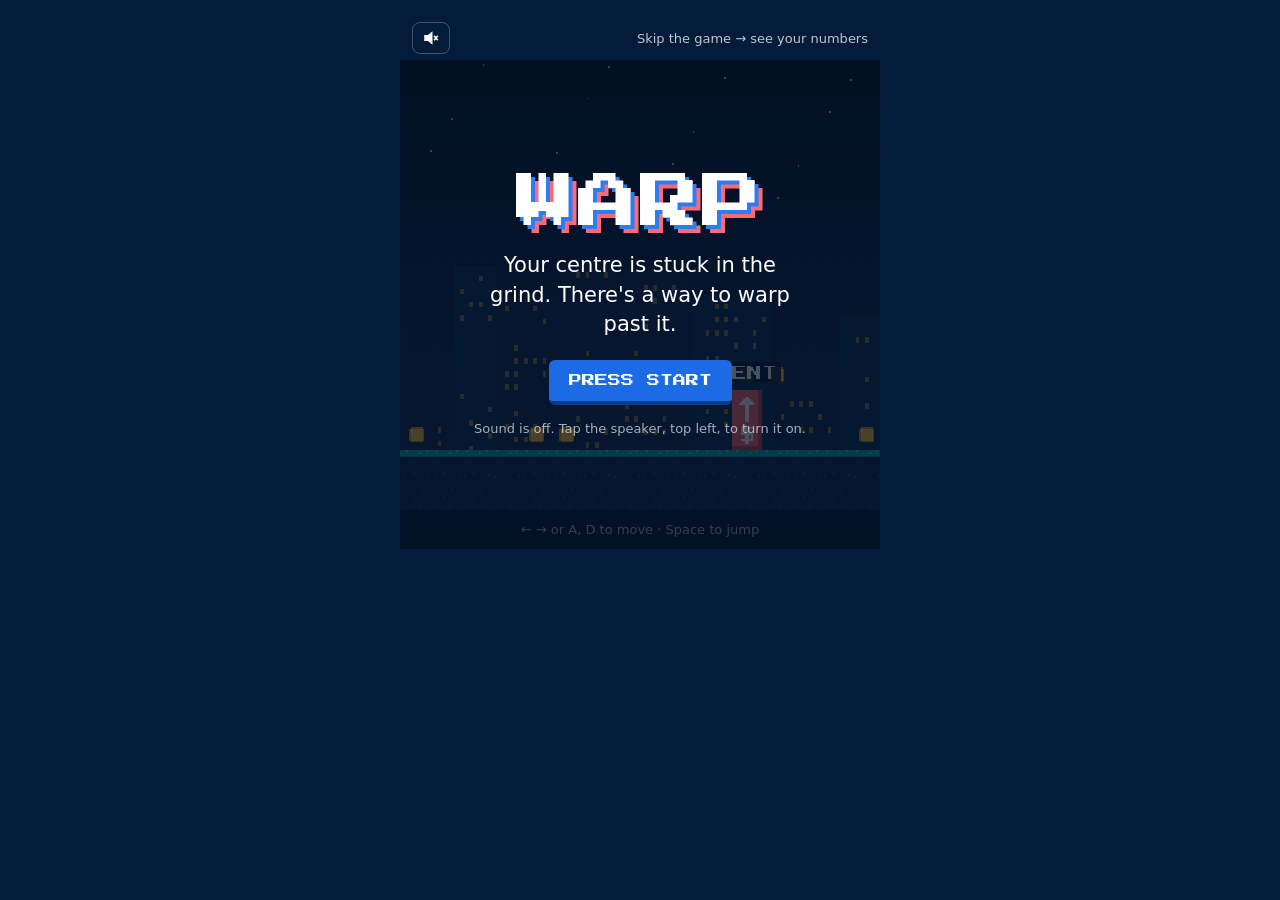
<file: index.html>
<!doctype html>
<html lang="en">
<head>
<meta charset="utf-8">
<meta name="viewport" content="width=device-width, initial-scale=1, viewport-fit=cover">
<title>Warp Zone</title>
<meta name="description" content="Your centre is stuck in the grind. There's a way to warp past it.">
<meta name="theme-color" content="#041B39">
<meta property="og:type" content="website">
<meta property="og:site_name" content="WARP">
<meta property="og:title" content="Warp Zone">
<meta property="og:description" content="Your centre is stuck in the grind. There's a way to warp past it.">
<meta property="og:url" content="https://juelsim.github.io/warp-zone/">
<meta property="og:image" content="https://juelsim.github.io/warp-zone/assets/og-warp-zone.png">
<meta property="og:image:width" content="1200">
<meta property="og:image:height" content="630">
<meta name="twitter:card" content="summary_large_image">
<link rel="preconnect" href="https://fonts.googleapis.com">
<link rel="preconnect" href="https://fonts.gstatic.com" crossorigin>
<link href="https://fonts.googleapis.com/css2?family=Press+Start+2P&display=swap" rel="stylesheet">
<style>
:root {
  --navy: #041B39; --navy2: #0A2A52; --blue: #2C7DF3; --btn: #1D6AE5; --sky: #6FB8FF;
  --coral: #FF6975; --teal: #00B4BA; --white: #FFFFFF; --ink: #212950; --gold: #FFC83D;
  --pixel: 'Press Start 2P', ui-monospace, monospace;
  --sans: Geomanist, system-ui, -apple-system, 'Segoe UI', Roboto, sans-serif;
}
* { box-sizing: border-box; }
[hidden] { display: none !important; }
html, body { margin: 0; background: var(--navy); color: var(--white); font-family: var(--sans); -webkit-font-smoothing: antialiased; }
body { min-height: 100svh; touch-action: manipulation; }
button { font: inherit; color: inherit; }

.app { width: min(480px, 100vw); margin: 0 auto; }
@media (min-width: 600px) {
  .app { width: min(480px, calc((100svh - 110px) * 1.0667)); min-width: 360px; padding-top: 16px; }
}
header { display: flex; align-items: center; justify-content: space-between; height: 44px; padding: 0 12px; }
.icon-btn { background: none; border: 1px solid rgba(255,255,255,.25); border-radius: 8px; width: 38px; height: 32px; display: grid; place-items: center; cursor: pointer; }
.icon-btn svg { width: 18px; height: 18px; }
.skip { color: rgba(255,255,255,.75); font-size: 13px; text-decoration: none; padding: 8px 0; }
.skip:hover { color: #fff; text-decoration: underline; }

.play { position: relative; container-type: inline-size; }
.stage { position: relative; aspect-ratio: 256 / 240; width: 100%; overflow: hidden; background: #03142C; container-type: inline-size; }
#game { display: block; width: 100%; height: 100%; image-rendering: pixelated; image-rendering: crisp-edges; touch-action: none; }

.hud { position: absolute; left: 0; right: 0; top: 0; height: 12%; padding: 3px 3%; z-index: 5; pointer-events: none;
  background: linear-gradient(rgba(3,14,32,.92), rgba(3,14,32,.6)); font-family: var(--pixel);
  display: flex; flex-direction: column; justify-content: center; gap: 3px; }
.hrow { display: flex; justify-content: space-between; }
.stat { display: flex; flex-direction: column; gap: 2px; }
.stat span { font-size: 6px; font-size: clamp(5px, 1.7cqw, 8px); opacity: .7; }
.stat b { font-weight: 400; font-size: 8px; font-size: clamp(7px, 2.5cqw, 11px); }
.nw { display: flex; align-items: center; gap: 6px; }
.nw span { font-size: 6px; font-size: clamp(5px, 1.6cqw, 7px); opacity: .7; white-space: nowrap; }
.bar { flex: 1; height: 4px; background: rgba(255,255,255,.15); border-radius: 2px; overflow: hidden; }
.bar i { display: block; height: 100%; width: 0; background: var(--teal); }

.bossbar { position: absolute; top: 13.5%; right: 3%; width: 46%; z-index: 6; pointer-events: none; font-family: var(--pixel); }
.bossbar span { display: block; font-size: 6px; font-size: clamp(5px, 1.7cqw, 8px); color: var(--coral); margin-bottom: 3px; text-align: right; }
.bossbar .bar { height: 5px; }
.bossbar .bar i { width: 100%; background: var(--coral); transition: width .2s; }

.namecard { position: absolute; inset: 0; z-index: 25; pointer-events: none; padding: 0 8%;
  display: flex; flex-direction: column; align-items: center; justify-content: center; text-align: center; animation: nc 2.8s forwards; }
.namecard .nm { font-family: var(--pixel); font-size: 18px; font-size: clamp(14px, 6cqw, 26px); line-height: 1.35; color: var(--coral); text-shadow: 3px 3px 0 #000; }
.namecard p { font-size: 13px; font-size: clamp(12px, 3.6cqw, 15px); line-height: 1.4; background: rgba(4,27,57,.88); padding: 8px 10px; border-radius: 8px; margin: 10px 0 0; }
@keyframes nc { 0% { opacity: 0; transform: scale(1.15); } 12% { opacity: 1; transform: none; } 85% { opacity: 1; } 100% { opacity: 0; } }

.toast { position: absolute; left: 4%; right: 4%; top: 30%; z-index: 30; pointer-events: none;
  background: rgba(4,27,57,.94); border: 2px solid var(--sky); border-radius: 10px; padding: 10px 12px;
  font-size: 14px; font-size: clamp(13px, 3.8cqw, 16px); line-height: 1.35; text-align: center;
  opacity: 0; transform: translateY(-6px); transition: opacity .25s, transform .25s; }
.toast.show { opacity: 1; transform: none; }

.pad { display: flex; justify-content: space-between; align-items: center; gap: 12px; padding: 14px 14px 20px;
  user-select: none; -webkit-user-select: none; -webkit-touch-callout: none; touch-action: none; }
.pad .grp { display: flex; gap: 10px; }
.pbtn { width: 70px; height: 70px; border-radius: 50%; display: grid; place-items: center; cursor: pointer;
  background: rgba(255,255,255,.08); border: 2px solid rgba(255,255,255,.28); font-family: var(--pixel); font-size: 12px; }
.pbtn svg { width: 22px; height: 22px; fill: #fff; }
.pbtn.on { background: rgba(111,184,255,.35); border-color: var(--sky); }
.pbtn.jump { width: 84px; height: 84px; background: rgba(255,105,117,.18); border-color: var(--coral); }
.pbtn.jump.on { background: rgba(255,105,117,.45); }
.keys { display: none; margin: 0 auto; font-size: 13px; opacity: .7; }
@media (hover: hover) and (pointer: fine) {
  .pad { padding: 12px; }
  .pad .grp { display: none; }
  .keys { display: block; }
}

.ov { position: absolute; inset: 0; z-index: 20; overflow: auto; padding: 20px 18px;
  display: flex; flex-direction: column; align-items: center; justify-content: center; gap: 12px; text-align: center;
  background: rgba(3,14,32,.72); }
.px { font-family: var(--pixel); font-weight: 400; line-height: 1.5; margin: 0; }
.wordmark { font-family: var(--pixel); font-size: 44px; font-size: clamp(34px, 13cqw, 60px); letter-spacing: 2px; margin-bottom: 6px;
  text-shadow: 4px 4px 0 var(--blue), 8px 8px 0 var(--coral); }
.tagline { font-size: 18px; font-size: clamp(16px, 4.6cqw, 21px); line-height: 1.4; max-width: 24ch; margin: 0; }
.start, .go { font-family: var(--pixel); font-size: 13px; background: var(--btn); border: 0; border-bottom: 4px solid #0B3C8C;
  border-radius: 6px; padding: 14px 20px; cursor: pointer; margin-top: 8px; }
.start { animation: blink 1.1s step-end infinite; }
@keyframes blink { 0%, 100% { opacity: 1; } 50% { opacity: .3; } }
.ov h2.px { font-size: 13px; }
.hint { margin: 4px 0 0; font-size: 13px; opacity: .65; }
.q { margin: 6px 0 0; font-size: 15px; opacity: .85; }
.chips { display: flex; gap: 8px; flex-wrap: wrap; justify-content: center; }
.chip { min-height: 44px; padding: 10px 14px; border-radius: 10px; cursor: pointer; font-weight: 600; font-size: 15px;
  background: rgba(255,255,255,.06); border: 2px solid rgba(255,255,255,.3); }
.chip[aria-pressed="true"] { background: var(--blue); border-color: var(--sky); }
.reveal { font-family: var(--sans); font-weight: 700; font-size: 17px; color: var(--sky); max-width: 30ch; margin-top: 4px; }
#ovWorld { background: rgba(3,14,32,.88); }

.ov.warp { justify-content: flex-start; padding-top: 18px; background: radial-gradient(ellipse at 50% 0%, #12407A 0%, #041B39 65%);
  animation: flashin .8s ease-out; }
@keyframes flashin { from { box-shadow: inset 0 0 0 2000px #fff; } to { box-shadow: inset 0 0 0 2000px rgba(255,255,255,0); } }
.eyebrow { font-size: 12px; color: var(--sky); letter-spacing: 2px; }
.sage-row { display: flex; gap: 14px; align-items: center; text-align: left; max-width: 420px; }
#sageFace { width: 48px; height: 80px; image-rendering: pixelated; flex: none; }
.bubble { position: relative; background: #fff; color: var(--ink); border-radius: 12px; padding: 10px 12px; font-size: 15px; line-height: 1.4; }
.bubble::before { content: ''; position: absolute; left: -7px; top: 50%; margin-top: -7px; border: 7px solid transparent; border-left: 0; border-right-color: #fff; }
.wl { font-size: 12px; font-size: clamp(11px, 3.4cqw, 15px); max-width: 28ch; }
.score { display: flex; gap: 10px; width: 100%; max-width: 420px; }
.score div { flex: 1; background: rgba(255,255,255,.06); border: 1px solid rgba(255,255,255,.15); border-radius: 10px; padding: 8px; }
.score span { display: block; font-family: var(--pixel); font-size: 7px; opacity: .7; margin-bottom: 6px; }
.score b { font-family: var(--pixel); font-weight: 400; font-size: 13px; color: var(--gold); }
.who { margin: 0; font-size: 15px; opacity: .9; max-width: 32ch; }
.cta { display: block; width: 100%; max-width: 420px; background: var(--btn); color: #fff; text-decoration: none; font-weight: 700; font-size: 16px;
  padding: 16px 18px; border-radius: 12px; box-shadow: 0 0 0 3px rgba(111,184,255,.35); }
.cta:hover { background: var(--blue); }
.again { background: none; border: 0; color: rgba(255,255,255,.75); text-decoration: underline; font-size: 14px; cursor: pointer; padding: 6px; }

@media (prefers-reduced-motion: reduce) {
  .start { animation: none; }
  .namecard { animation-duration: .01s; animation-fill-mode: none; }
}
</style>
</head>
<body>
<div class="app">
  <header>
    <button class="icon-btn" id="sound" aria-label="Turn sound on" aria-pressed="false"></button>
    <a class="skip" id="skip" href="#">Skip the game → see your numbers</a>
  </header>

  <div class="play">
    <div class="stage">
      <canvas id="game" width="256" height="240" aria-label="Warp Zone, a short side-scrolling game"></canvas>

      <div class="hud" id="hud" hidden>
        <div class="hrow">
          <div class="stat"><span>STUDENTS</span><b id="hStu">0</b></div>
          <div class="stat"><span>REVENUE</span><b id="hRev">S$0</b></div>
          <div class="stat"><span>WORLD</span><b id="hWorld">1-1</b></div>
          <div class="stat"><span>TIME</span><b id="hTime">0</b></div>
        </div>
        <div class="nw"><span>NEXT WORLD</span><div class="bar"><i id="hNext"></i></div></div>
      </div>

      <div class="bossbar" id="bossbar" hidden><span>BURNOUT GOLEM</span><div class="bar"><i id="hBoss"></i></div></div>

      <div class="namecard" id="namecard" hidden>
        <div class="nm">THE BURNOUT<br>GOLEM</div>
        <p>Curriculum. Lessons. Admin. Finance. Investors. It throws all five at once, and you're the only one there to catch them.</p>
      </div>

      <div class="toast" id="toast" role="status" aria-live="polite"></div>
    </div>

    <div class="pad" id="pad">
      <div class="grp">
        <button class="pbtn" data-k="l" aria-label="Move left"><svg viewBox="0 0 24 24"><path d="M16 4 6 12l10 8z"/></svg></button>
        <button class="pbtn" data-k="r" aria-label="Move right"><svg viewBox="0 0 24 24"><path d="M8 4l10 8-10 8z"/></svg></button>
      </div>
      <p class="keys">← → or A, D to move · Space to jump</p>
      <div class="grp">
        <button class="pbtn jump" data-k="j" aria-label="Jump">JUMP</button>
      </div>
    </div>

    <div class="ov" id="ovTitle">
      <div class="wordmark">WARP</div>
      <p class="tagline">Your centre is stuck in the grind. There's a way to warp past it.</p>
      <button class="start" id="btnStart">PRESS START</button>
      <p class="hint">Sound is off. Tap the speaker, top left, to turn it on.</p>
    </div>

    <div class="ov" id="ovWorld" hidden>
      <h2 class="px">CHOOSE YOUR WORLD</h2>
      <p class="q">What do you run?</p>
      <div class="chips" data-group="type">
        <button class="chip" data-v="tuition" aria-pressed="false">Tuition</button>
        <button class="chip" data-v="enrichment" aria-pressed="false">Enrichment</button>
        <button class="chip" data-v="preschool" aria-pressed="false">Preschool</button>
      </div>
      <p class="q">How many centres?</p>
      <div class="chips" data-group="size">
        <button class="chip" data-v="1" aria-pressed="false">1 centre</button>
        <button class="chip" data-v="2" aria-pressed="false">2 centres</button>
        <button class="chip" data-v="3plus" aria-pressed="false">3+ centres</button>
      </div>
      <p class="px reveal" id="reveal" hidden></p>
      <button class="go" id="btnGo" hidden>START THE LEVEL</button>
    </div>

    <div class="ov warp" id="ovWarp" hidden>
      <p class="px eyebrow">WARP ZONE</p>
      <div class="sage-row">
        <canvas id="sageFace" width="12" height="20" aria-hidden="true"></canvas>
        <div class="bubble" id="sageLine"></div>
      </div>
      <h2 class="px wl">The centres ahead of you didn't out-grind you. They warped.</h2>
      <div class="score">
        <div><span>REVENUE REACHED</span><b id="sRev"></b></div>
        <div><span>STUDENTS KEPT</span><b id="sStu"></b></div>
      </div>
      <p class="who">That was Simon. He runs the WARP Accelerator Audit.</p>
      <a class="cta" id="cta" href="#">Find your warp: see the WARP Accelerator Audit</a>
      <button class="again" id="again">Play again</button>
    </div>
  </div>
</div>

<script>
(() => {
'use strict';

// ---- Config: fill these in before going live ----
const CONFIG = {
  BOOKING_URL: 'book.html',   // booking page; world, type, centres and UTM get appended
  META_PIXEL_ID: '922882071882105',
  GA4_ID: ''
};

const $ = s => document.querySelector(s);
const clamp = (v, a, b) => Math.max(a, Math.min(b, v));
const overlap = (ax, ay, aw, ah, bx, by, bw, bh) => ax < bx + bw && ax + aw > bx && ay < by + bh && ay + ah > by;
const reduceMotion = matchMedia('(prefers-reduced-motion: reduce)').matches;
const isTouch = matchMedia('(pointer: coarse)').matches;

// ---- Analytics ----
(function loadAnalytics() {
  if (CONFIG.META_PIXEL_ID) {
    !function(f,b,e,v,n,t,s){if(f.fbq)return;n=f.fbq=function(){n.callMethod?n.callMethod.apply(n,arguments):n.queue.push(arguments)};if(!f._fbq)f._fbq=n;n.push=n;n.loaded=!0;n.version='2.0';n.queue=[];t=b.createElement(e);t.async=!0;t.src=v;s=b.getElementsByTagName(e)[0];s.parentNode.insertBefore(t,s)}(window,document,'script','https://connect.facebook.net/en_US/fbevents.js');
    fbq('init', CONFIG.META_PIXEL_ID);
    fbq('track', 'PageView');
  }
  if (CONFIG.GA4_ID) {
    const s = document.createElement('script');
    s.async = true;
    s.src = 'https://www.googletagmanager.com/gtag/js?id=' + encodeURIComponent(CONFIG.GA4_ID);
    document.head.appendChild(s);
    window.dataLayer = window.dataLayer || [];
    window.gtag = function () { dataLayer.push(arguments); };
    gtag('js', new Date());
    gtag('config', CONFIG.GA4_ID);
  }
})();

function track(name, params = {}) {
  try {
    if (window.fbq) fbq('trackCustom', name, params);
    if (window.gtag) gtag('event', name, params);
  } catch (e) {}
  if (!CONFIG.META_PIXEL_ID && !CONFIG.GA4_ID) console.debug('[warpzone]', name, params);
}
function gaScreen(name) {
  try { if (window.gtag) gtag('event', 'game_screen', { screen_name: name }); } catch (e) {}
}

// ---- UTM, kept for 7 days ----
const UTM_KEYS = ['utm_source', 'utm_medium', 'utm_campaign', 'utm_content', 'utm_term', 'ad_id', 'fbclid'];
const utm = (() => {
  const q = new URLSearchParams(location.search);
  const fresh = {};
  UTM_KEYS.forEach(k => { const v = q.get(k); if (v) fresh[k] = v; });
  if (Object.keys(fresh).length) {
    try { localStorage.setItem('wz_utm', JSON.stringify({ t: Date.now(), v: fresh })); } catch (e) {}
    return fresh;
  }
  try {
    const saved = JSON.parse(localStorage.getItem('wz_utm') || 'null');
    if (saved && Date.now() - saved.t < 7 * 864e5) return saved.v || {};
  } catch (e) {}
  return {};
})();

const choice = { type: null, size: null, world: 1 };
const WORLD_NAMES = { 1: 'Single Centre', 2: 'Multi-Outlet', 3: 'Category Leader' };

function bookingHref() {
  if (!CONFIG.BOOKING_URL) return '#';
  let u;
  try { u = new URL(CONFIG.BOOKING_URL, location.href); } catch (e) { return CONFIG.BOOKING_URL; }
  const p = u.searchParams;
  if (choice.size) { p.set('world', String(choice.world)); p.set('centres', choice.size); }
  if (choice.type) p.set('type', choice.type);
  p.set('src', 'warpzone');
  Object.entries(utm).forEach(([k, v]) => p.set(k, v));
  return u.toString();
}
function refreshLinks() {
  $('#skip').href = bookingHref();
  $('#cta').href = bookingHref();
}

// ---- Sound (original square-wave effects, off by default) ----
// A short silent WAV. Playing it through an <audio> element moves iOS onto the media
// channel, so the game is audible with the ringer switch on silent.
const SILENT_WAV = (() => {
  const n = 4000, b = new Uint8Array(44 + n), v = new DataView(b.buffer);
  const s = (o, str) => { for (let i = 0; i < str.length; i++) b[o + i] = str.charCodeAt(i); };
  s(0, 'RIFF'); v.setUint32(4, 36 + n, true); s(8, 'WAVE'); s(12, 'fmt ');
  v.setUint32(16, 16, true); v.setUint16(20, 1, true); v.setUint16(22, 1, true);
  v.setUint32(24, 8000, true); v.setUint32(28, 8000, true); v.setUint16(32, 1, true); v.setUint16(34, 8, true);
  s(36, 'data'); v.setUint32(40, n, true); b.fill(128, 44);
  let bin = ''; b.forEach(x => { bin += String.fromCharCode(x); });
  return 'data:audio/wav;base64,' + btoa(bin);
})();

const Sound = {
  on: false, ctx: null, master: null, keepAlive: null,
  ensure() {
    if (!this.ctx) {
      // iOS 16.4+: treat this as media playback, set before the context exists
      try { if (navigator.audioSession) navigator.audioSession.type = 'playback'; } catch (e) {}
      const AC = window.AudioContext || window.webkitAudioContext;
      if (!AC) return null;
      this.ctx = new AC();
      this.master = this.ctx.createGain();
      this.master.gain.value = 1.6;
      this.master.connect(this.ctx.destination);
    }
    if (this.ctx.state !== 'running') this.ctx.resume();
    return this.ctx;
  },
  // Call from inside a tap: starts the engine and plays one silent sample, which some phones need
  unlock() {
    const c = this.ensure();
    if (!c) return;
    try {
      const src = c.createBufferSource();
      src.buffer = c.createBuffer(1, 1, 22050);
      src.connect(c.destination);
      src.start(0);
    } catch (e) {}
    if (!this.keepAlive) {
      this.keepAlive = new Audio(SILENT_WAV);
      this.keepAlive.loop = true;
      this.keepAlive.setAttribute('playsinline', '');
    }
    const pl = this.keepAlive.play();
    if (pl && pl.catch) pl.catch(() => {});
  },
  tone(freq, dur, type = 'square', vol = .05, slideTo = null, delay = 0) {
    if (!this.on) return;
    const c = this.ensure(); if (!c) return;
    const t = c.currentTime + delay;
    const o = c.createOscillator(), g = c.createGain();
    o.type = type;
    o.frequency.setValueAtTime(freq, t);
    if (slideTo) o.frequency.exponentialRampToValueAtTime(slideTo, t + dur);
    g.gain.setValueAtTime(vol, t);
    g.gain.exponentialRampToValueAtTime(0.0001, t + dur);
    o.connect(g); g.connect(this.master);
    o.start(t); o.stop(t + dur + .02);
  },
  coin() { this.tone(988, .06); this.tone(1319, .14, 'square', .05, null, .06); },
  jump() { this.tone(260, .15, 'square', .04, 620); },
  hit() { this.tone(220, .25, 'sawtooth', .05, 70); },
  thud() { this.tone(90, .12, 'square', .06, 50); },
  rumble() { this.tone(55, 1.4, 'triangle', .25, 38); this.tone(41, 1.4, 'sawtooth', .04, 30); },
  warp() {
    [262, 330, 392, 523, 659, 784, 1047].forEach((f, i) => this.tone(f, .14, 'square', .04, null, i * .07));
    this.tone(200, 1.0, 'triangle', .08, 1600);
  }
};
// Original chiptune loops. Notes are MIDI numbers per 16th step; null is a rest.
const _ = null;
const Music = {
  track: null, step: 0, next: 0, timer: null, out: null, noise: null,
  TRACKS: {
    // the grind: a descending Cm - Bb - Ab - G loop, busy and going nowhere
    main: { bpm: 132, len: 32, voices: [
      { type: 'square', vol: .03, len: 2, notes: [48,_,60,_,48,_,60,_, 46,_,58,_,46,_,58,_, 44,_,56,_,44,_,56,_, 43,_,55,_,43,_,55,_] },
      { type: 'square', vol: .022, len: 2, notes: [72,_,_,75,_,74,72,_, 70,_,_,74,_,72,70,_, 68,_,_,72,_,70,68,_, 67,_,71,_,74,_,_,_] },
      { type: 'noise', vol: .02, notes: [_,_,1,_] }
    ] },
    // the boss: low pedal, chromatic creep, sparse stabs
    boss: { bpm: 150, len: 16, voices: [
      { type: 'sawtooth', vol: .035, notes: [48,_,48,_,48,_,49,_,48,_,48,_,51,_,50,_] },
      { type: 'square', vol: .02, len: 3, notes: [72,_,_,_,_,_,78,_,_,_,_,_,77,_,75,_] },
      { type: 'noise', vol: .025, notes: [1,_,_,_,1,_,1,_] }
    ] },
    // the Sage: slow, warm arpeggio
    calm: { bpm: 84, len: 32, voices: [
      { type: 'triangle', vol: .07, len: 2, notes: [60,64,67,71,67,64,60,64, 60,64,67,71,67,64,60,64, 53,57,60,64,60,57,53,57, 55,59,62,67,62,59,55,59] },
      { type: 'triangle', vol: .07, len: 8, notes: [48,_,_,_,_,_,_,_, _,_,_,_,_,_,_,_, 53,_,_,_,_,_,_,_, 55,_,_,_,_,_,_,_] }
    ] }
  },
  play(name) {
    if (this.track === name) return;
    this.track = name;
    this.step = 0;
    if (Sound.on && name) this.start(); else this.halt();
  },
  start() {
    const c = Sound.ensure();
    if (!c || !this.track) return;
    if (!this.out) { this.out = c.createGain(); this.out.gain.value = 1.3; this.out.connect(Sound.master); }
    if (!this.noise) {
      this.noise = c.createBuffer(1, Math.floor(c.sampleRate * .05), c.sampleRate);
      const d = this.noise.getChannelData(0);
      for (let i = 0; i < d.length; i++) d[i] = Math.random() * 2 - 1;
    }
    this.next = c.currentTime + .05;
    clearInterval(this.timer);
    this.timer = setInterval(() => this.tick(), 25);
  },
  halt() { clearInterval(this.timer); this.timer = null; },
  tick() {
    const c = Sound.ctx, T = this.TRACKS[this.track];
    if (!c || !T || !Sound.on) return;
    const dt = 60 / T.bpm / 4;
    if (this.next < c.currentTime) this.next = c.currentTime + .02;
    while (this.next < c.currentTime + .12) {
      const i = this.step % T.len;
      for (const v of T.voices) {
        const n = v.notes[i % v.notes.length];
        if (n != null) this.note(n, v, this.next, dt);
      }
      this.step++;
      this.next += dt;
    }
  },
  note(m, v, t, dt) {
    const c = Sound.ctx, g = c.createGain();
    g.connect(this.out);
    if (v.type === 'noise') {
      const s = c.createBufferSource();
      s.buffer = this.noise;
      g.gain.setValueAtTime(v.vol, t);
      g.gain.exponentialRampToValueAtTime(.0001, t + .035);
      s.connect(g); s.start(t); s.stop(t + .05);
      return;
    }
    const o = c.createOscillator(), d = dt * (v.len || 1) * .9;
    o.type = v.type;
    o.frequency.value = 440 * Math.pow(2, (m - 69) / 12);
    g.gain.setValueAtTime(v.vol, t);
    g.gain.exponentialRampToValueAtTime(.0001, t + d);
    o.connect(g); o.start(t); o.stop(t + d + .02);
  }
};
document.addEventListener('visibilitychange', () => {
  if (!Sound.ctx) return;
  if (document.hidden) { Sound.ctx.suspend(); if (Sound.keepAlive) Sound.keepAlive.pause(); }
  else if (Sound.on) Sound.ctx.resume();
});
// Phones sometimes re-suspend audio; any tap while sound is on wakes it again
['pointerdown', 'touchend', 'keydown'].forEach(t => document.addEventListener(t, () => {
  if (Sound.on && (!Sound.ctx || Sound.ctx.state !== 'running' || (Sound.keepAlive && Sound.keepAlive.paused))) Sound.unlock();
}, true));

// Light haptics. Android uses the Vibration API. iPhones have no such API; Safari on iOS 18+
// gives a light tick when a hidden switch toggles, so that's the fallback. Rate-limited.
const iosTick = (() => {
  if (navigator.vibrate || !isTouch) return null;
  const l =document.createElement('label'), i = document.createElement('input');
  i.type = 'checkbox';
  i.setAttribute('switch', '');
  l.setAttribute('aria-hidden', 'true');
  l.style.cssText = 'position:fixed;left:-9999px;top:0;opacity:0;pointer-events:none';
  l.appendChild(i);
  document.body.appendChild(l);
  return l;
})();
const Haptics = {
  last: 0,
  buzz(pattern, force) {
    const now = performance.now();
    if (!force && now - this.last < 300) return;
    this.last = now;
    try {
      if (navigator.vibrate) navigator.vibrate(pattern);
      else if (iosTick) { iosTick.click(); iosTick.firstChild.blur(); }
    } catch (e) {}
  }
};

const ICON_OFF ='<svg viewBox="0 0 24 24" fill="none" stroke="#fff" stroke-width="2"><path d="M4 9h4l5-4v14l-5-4H4z" fill="#fff"/><path d="m16 9 5 6m0-6-5 6"/></svg>';
const ICON_ON = '<svg viewBox="0 0 24 24" fill="none" stroke="#fff" stroke-width="2"><path d="M4 9h4l5-4v14l-5-4H4z" fill="#fff"/><path d="M16 8.5a5 5 0 0 1 0 7M18.5 6a8.5 8.5 0 0 1 0 12"/></svg>';
const soundBtn = $('#sound');
soundBtn.innerHTML = ICON_OFF;
soundBtn.addEventListener('click', () => {
  Sound.on = !Sound.on;
  if (Sound.on) { Sound.unlock(); Music.start(); Sound.coin(); Haptics.buzz(15, true); }
  else { Music.halt(); if (Sound.keepAlive) Sound.keepAlive.pause(); }
  soundBtn.innerHTML = Sound.on ? ICON_ON : ICON_OFF;
  soundBtn.setAttribute('aria-pressed', String(Sound.on));
  soundBtn.setAttribute('aria-label', Sound.on ? 'Turn sound off' : 'Turn sound on');
  $('.hint').hidden = Sound.on;
  soundBtn.blur();
});

// ---- Palette and sprites (all original) ----
const C = {
  navy: '#041B39', navy2: '#0A2A52', blue: '#2C7DF3', sky: '#6FB8FF', coral: '#FF6975', coralDk: '#C94452',
  teal: '#00B4BA', white: '#FFFFFF', ink: '#212950', gold: '#FFC83D', goldDk: '#D9971A',
  sheet: '#CFF3F4', grid: '#7FD6D9', paper: '#F3F6FA', paper2: '#E2E8F0', line: '#A9B4C6'
};

function sprite(rows, pal, flip) {
  const w = Math.max(...rows.map(r => r.length)), h = rows.length;
  const c = document.createElement('canvas');
  c.width = w; c.height = h;
  const x = c.getContext('2d');
  rows.forEach((row, y) => {
    for (let i = 0; i < row.length; i++) {
      const col = pal[row[i]];
      if (!col) continue;
      x.fillStyle = col;
      x.fillRect(flip ? w - 1 - i : i, y, 1, 1);
    }
  });
  return c;
}

// The owner: blazer, lanyard, a coin bag with a hole in it
const P_PAL = { H: '#2B2140', S: '#F2C6A0', k: '#1A1F3D', B: C.blue, W: C.white, L: C.coral, G: C.gold, g: '#6B4A12', N: '#3B4C7E' };
const P_BODY = [
  '....HHHH....',
  '...HHHHHH...',
  '...HHSSSS...',
  '...HSSkSkS..',
  '...SSSSSSS..',
  '....SSSSS...',
  '...BBWLWBB..',
  '..BBBWLWBBB.',
  '.GBBBBLBBBB.',
  'GGGBBBBBBSS.',
  'GGGNNNNNNN..',
  'GgGNNNNNNN..'
];
const P_LEGS = {
  stand: ['...NNN.NNN..', '...NNN.NNN..', '...NNN.NNN..', '..kkkk.kkkk.'],
  walk:  ['...NNN..NNN.', '..NNN...NNN.', '..NN.....NN.', '.kkk.....kkk'],
  jump:  ['...NNNNNN...', '..NNN..NNN..', '.kkk....NNN.', '........kkk.']
};
const PI = {};
Object.keys(P_LEGS).forEach(f => { PI[f] = [sprite(P_BODY.concat(P_LEGS[f]), P_PAL, false), sprite(P_BODY.concat(P_LEGS[f]), P_PAL, true)]; });

// A teacher walking out with a box of their things
const T_PAL = { h: '#5A3B2E', S: '#E8B48F', k: '#1A1F3D', b: '#C8925A', d: '#8E6236', T: C.teal, P: '#3B4C7E' };
const T_TOP = [
  '....hhhh....',
  '...hhhhhh...',
  '...hSSSSh...',
  '...kSkSSS...',
  '...SSSSSS...',
  '....SSSS....',
  '.bbbbTTTT...',
  '.bdbbTTTTT..',
  '.bbbbTTTTT..',
  '.bbdbTTTTT..',
  '..SSTTTTT...',
  '...PPPPPP...'
];
const TI = [
  sprite(T_TOP.concat(['...PP..PP...', '...PP..PP...', '...PP..PP...', '..kkk.kkk...']), T_PAL),
  sprite(T_TOP.concat(['...PP...PP..', '..PP....PP..', '..PP.....PP.', '.kkk.....kkk']), T_PAL)
];

// The Sage: older mentor, grey hair, glasses, long coat, staff
const S_PAL = { g: '#D5DAE3', S: '#E8BC94', e: '#BFE3FF', k: C.ink, C: '#1D4E8F', T: C.teal, W: C.white, s: '#A8743F', o: C.sky };
const SAGE = [
  '....gggg..o.',
  '...gggggg.oo',
  '...gSSSSg..s',
  '...eeSeeS..s',
  '...SSSSSS..s',
  '....gggg...s',
  '..CCWggWCC.s',
  '.CCCTWWTCCSs',
  '.CCCTWWTCC.s',
  '.CCCTCCTCC.s',
  '.SCCTCCTCC.s',
  '..CCTCCTCC.s',
  '..CCTCCTCC.s',
  '..CCTCCTCC.s',
  '..CCTCCTCC.s',
  '..CCCCCCCC.s',
  '..CCCCCCCC.s',
  '...CCC.CCC.s',
  '...kk...kk.s',
  '..kkk..kkk.s'
];
const SAGE_UP = SAGE.slice();
SAGE_UP[2] = '.S.gSSSSg..s';
SAGE_UP[3] = '.C.eeSeeS..s';
SAGE_UP[4] = '.C.SSSSSS..s';
SAGE_UP[5] = '.C..gggg...s';
SAGE_UP[6] = '.CCCWggWCC.s';
SAGE_UP[10] = '..CCTCCTCC.s';
const SAGE_IMG = sprite(SAGE, S_PAL);
const silPal = {};
'gSekCTWso'.split('').forEach(ch => { silPal[ch] = '#9CC9F5'; });
const SIL_IMG = sprite(SAGE_UP, silPal);
$('#sageFace').getContext('2d').drawImage(SAGE_IMG, 0, 0);

// Tiles: 1 ground top, 4 ground fill, 2 ceiling brick, 3 floating block
function tileCanvas(draw) { const c = document.createElement('canvas'); c.width = c.height = 16; draw(c.getContext('2d')); return c; }
const dots = (x, col, pts) => { x.fillStyle = col; pts.forEach(([a, b]) => x.fillRect(a, b, 1, 1)); };
const TILE_IMG = {
  1: tileCanvas(x => {
    x.fillStyle = C.navy2; x.fillRect(0, 0, 16, 16);
    x.fillStyle = C.teal; x.fillRect(0, 0, 16, 3);
    x.fillStyle = '#008C91'; x.fillRect(0, 3, 16, 1);
    dots(x, '#1D4E8F', [[3, 7], [11, 9], [6, 12], [14, 13], [1, 14]]);
    dots(x, '#5FD6D9', [[2, 0], [9, 1], [13, 0]]);
  }),
  4: tileCanvas(x => {
    x.fillStyle = C.navy2; x.fillRect(0, 0, 16, 16);
    dots(x, '#1D4E8F', [[2, 3], [10, 5], [6, 9], [13, 11], [3, 14], [9, 14]]);
  }),
  2: tileCanvas(x => {
    x.fillStyle = C.blue; x.fillRect(0, 0, 16, 16);
    x.fillStyle = '#0B2D5C'; x.fillRect(0, 7, 16, 1); x.fillRect(0, 15, 16, 1); x.fillRect(15, 0, 1, 7); x.fillRect(7, 8, 1, 7);
    x.fillStyle = C.sky; x.fillRect(0, 0, 15, 1); x.fillRect(0, 8, 7, 1); x.fillRect(8, 8, 7, 1);
  }),
  3: tileCanvas(x => {
    x.fillStyle = C.sky; x.fillRect(0, 0, 16, 16);
    x.fillStyle = C.blue; x.fillRect(0, 15, 16, 1); x.fillRect(15, 0, 1, 16);
    x.fillStyle = C.white; x.fillRect(0, 0, 15, 1); x.fillRect(0, 0, 1, 15);
    dots(x, C.blue, [[3, 3], [12, 3], [3, 12], [12, 12]]);
  })
};

// Background skylines, one per stage, each drawn once into its own canvas
const SKY_W = 1200;
function makeSkyline(seed, h, build) {
  const c = document.createElement('canvas');
  c.width = SKY_W; c.height = h;
  const x = c.getContext('2d');
  let s = seed;
  const r = () => (s = (s * 16807) % 2147483647) / 2147483647;
  const tops = [];
  let bx = 0;
  while (bx < SKY_W) bx += build(x, r, bx, h, tops);
  c.tops = tops;
  return c;
}
// Opening level: the city late at night
const SKY_NIGHT = makeSkyline(7, 110, (x, r, bx, H) => {
  const w = 18 + Math.floor(r() * 26), h = 30 + Math.floor(r() * 75);
  x.fillStyle = r() < .5 ? '#0A2A52' : '#0C3260';
  x.fillRect(bx, H - h, w, h);
  if (r() < .4) x.fillRect(bx + 3, H - h - 4, w - 6, 4);
  x.fillStyle = 'rgba(255,200,61,.5)';
  for (let wy = H - h + 5; wy < H - 4; wy += 7)
    for (let wx = bx + 3; wx < bx + w - 3; wx += 5)
      if (r() < .22) x.fillRect(wx, wy, 2, 3);
  return w + 1 + Math.floor(r() * 3);
});
// World 1: an HDB estate at dusk, long slabs with corridor lines and water tanks
const SKY_HDB = makeSkyline(11, 110, (x, r, bx, H) => {
  const w = 34 + Math.floor(r() * 40), h = 44 + Math.floor(r() * 52);
  x.fillStyle = '#3A2347'; x.fillRect(bx, H - h, w, h);
  x.fillRect(bx + 4, H - h - 5, 10, 5);
  x.fillStyle = '#4E3160';
  for (let y = H - h + 4; y < H - 3; y += 6) x.fillRect(bx, y, w, 1);
  x.fillStyle = 'rgba(255,210,122,.65)';
  for (let y = H - h + 5; y < H - 3; y += 6)
    for (let wx = bx + 2; wx < bx + w - 2; wx += 4)
      if (r() < .18) x.fillRect(wx, y, 2, 2);
  x.fillStyle = '#2A1838';
  const gap = 6 + Math.floor(r() * 10);
  for (let i = 0; i < gap; i += 5) { const th = 6 + Math.floor(r() * 8); x.fillRect(bx + w + i, H - th, 5, th); }
  return w + gap;
});
// World 2: school blocks and mid-rises at twilight (an MRT line runs in front, drawn live)
const SKY_SCHOOL = makeSkyline(23, 110, (x, r, bx, H) => {
  const w = 30 + Math.floor(r() * 26), h = 26 + Math.floor(r() * 34);
  x.fillStyle = '#2B2557'; x.fillRect(bx, H - h, w, h);
  x.fillStyle = '#3A3270'; x.fillRect(bx - 1, H - h, w + 2, 3);
  if (r() < .25) { x.fillStyle = '#2B2557'; x.fillRect(bx + w / 2 - 4, H - h - 16, 8, 16); x.fillStyle = 'rgba(255,255,255,.7)'; x.fillRect(bx + w / 2 - 2, H - h - 12, 4, 4); }
  x.fillStyle = 'rgba(159,211,255,.5)';
  for (let y = H - h + 6; y < H - 4; y += 7)
    for (let wx = bx + 3; wx < bx + w - 3; wx += 5)
      if (r() < .35) x.fillRect(wx, y, 3, 2);
  return w + 3 + Math.floor(r() * 6);
});
// World 3: CBD towers at night, dense lights and blinking aircraft lights on the tallest roofs
const SKY_CBD = makeSkyline(37, 160, (x, r, bx, H, tops) => {
  const w = 14 + Math.floor(r() * 18), h = 60 + Math.floor(r() * 92);
  x.fillStyle = r() < .5 ? '#071833' : '#0A2244'; x.fillRect(bx, H - h, w, h);
  if (r() < .3) { x.fillRect(bx + w / 2 - 1, H - h - 12, 2, 12); }
  if (h > 110) tops.push({ x: bx + Math.floor(w / 2), y: H - h - (r() < .3 ? 12 : 2) });
  // fewer, dimmer lights, thinning out near street level where the player runs
  for (let y = H - h + 4; y < H - 3; y += 4)
    for (let wx = bx + 2; wx < bx + w - 2; wx += 3)
      if (r() < (H - y < 64 ? .06 : .24)) { x.fillStyle = r() < .7 ? 'rgba(255,230,160,.45)' : 'rgba(220,240,255,.4)'; x.fillRect(wx, y, 2, 2); }
  return w + 2 + Math.floor(r() * 4);
});
{
  // street-level haze so the player reads clearly against the towers
  const x = SKY_CBD.getContext('2d'), H = SKY_CBD.height;
  const g = x.createLinearGradient(0, H - 80, 0, H);
  g.addColorStop(0, 'rgba(1,6,15,0)'); g.addColorStop(1, 'rgba(1,6,15,.75)');
  x.fillStyle = g; x.fillRect(0, H - 80, SKY_W, 80);
}
const STARS = Array.from({ length: 40 }, (_, i) => ({ x: (i * 157) % 600, y: (i * 71) % 110 + 4 }));

// ---- Levels ----
// Stage 1 (World X-1) is the opening level everyone plays: a short grind and the Burnout Golem.
// Stage 2 (World X-2) is the owner's World: the long grind, the hidden warp and the World boss.
const TILE = 16, VW = 256, VH = 240, ROWS = 19;
const GROUND_Y = 272, CEIL_ROW = 7, CEIL_TOP = 112, CEIL_BOT = 128;
const GAP1 = [100, 101, 102], GAP2 = [140, 141, 142];
const PORTAL = { x: 2496, y: 80, w: 24, h: 32 };
const SAGE_POS = { x: 2456, y: 92 };
const SIL_POS = { x: 1652, y: 92 };
const START_COINS = { 1: 20, 2: 40, 3: 70 };
const REV_PER_COIN = 10 * 400 * 12; // 10 students at S$400 a month
const STALL_LINES = [
  'You added a Saturday class and hired another teacher. Still grinding.',
  "This is your third open house this year, and sign-ups haven't moved. Still grinding.",
  "You're teaching Sundays now, and revenue is where it was last year. Still grinding."
];
const LABELS = { rent: 'RENT', admin: 'ADMIN', teacher: 'TEACHER QUITS', ad: 'AD SPEND' };
const WORLD_BOSS = { 1: 'spider', 2: 'gate', 3: 'titan' };
const BOSSES = {
  golem: { name: 'BURNOUT GOLEM', card: 'THE BURNOUT<br>GOLEM',
    line: "Curriculum. Lessons. Admin. Finance. Investors. It throws all five at once, and you're the only one there to catch them." },
  spider: { name: 'HIRING TRAP', card: 'THE HIRING<br>TRAP',
    line: 'Job ads, CVs, interviews. Every week you spend hiring, students slip away.',
    sage: "Hiring harder won't beat that one. There's another way through." },
  gate: { name: 'GRADUATING BATCH EXODUS', card: 'THE GRADUATING<br>BATCH EXODUS',
    line: "Every November, a whole graduating batch walks out, and most won't follow you to the next level.",
    sage: "Another open house won't beat that one. There's another way through." },
  titan: { name: 'RENT TITAN', card: 'THE RENT<br>TITAN',
    line: 'Every new outlet costs more than it brings in, and the rent only goes up.',
    sage: "Another outlet won't beat that one. There's another way through." },
  clash: { name: 'OTHER COMMITMENTS', card: 'OTHER<br>COMMITMENTS',
    line: 'CCA on Monday, tuition on Wednesday, swimming on Saturday. Every week fills up, and your class is the first thing they drop.',
    sage: "Another trial class won't beat that one. There's another way through." },
  fort: { name: 'FEE-CAP FORTRESS', card: 'THE FEE-CAP<br>FORTRESS',
    line: 'Government-supported preschools now take most children, at capped fees you can never match.',
    sage: "Cutting your fees won't beat that one. There's another way through." }
};
// Enrichment centres meet Other Commitments in place of their World boss
const CLASH_TAGS = ['CCA', 'TUITION', 'SWIM', 'PIANO', 'BALLET', 'CODING', 'FOOTBALL'];
const CLASH_COLS = ['#FF8A80', '#7FD6D9', '#6FB8FF', '#FFD27A', '#C6A8FF', '#8EE3A8', '#FFB36B'];

function grid(cols) {
  const t = [];
  for (let r = 0; r < ROWS; r++) t.push(new Uint8Array(cols));
  for (let c = 0; c < cols; c++) { t[17][c] = 1; t[18][c] = 4; }
  return t;
}
function obstacles(list) {
  return list.map(([k, c]) => {
    const size = { rent: [16, 32], admin: [22, 18], teacher: [12, 16], ad: [14, 14] }[k];
    const mover = k === 'teacher' || k === 'ad';
    return { k, x: c * TILE, y: GROUND_Y - size[1], w: size[0], h: size[1], mover,
      vx: k === 'ad' ? -0.95 : -0.55, active: !mover, alive: true, t: 0 };
  });
}

const L1 = (() => {
  const cols = 64, tiles = grid(cols);
  [22, 23, 24].forEach(c => { tiles[14][c] = 3; });
  const coins = [];
  [6, 7, 8, 12, 13, 19, 20, 32, 33, 40, 41, 42].forEach(c => coins.push([c, 16]));
  [15, 16, 17, 29, 30, 31].forEach(c => coins.push([c, 14]));
  [22, 23, 24].forEach(c => coins.push([c, 13]));
  return { stage: 1, cols, ww: cols * TILE, tiles, coins, startX: 40,
    arenaX: 768, trigger: 792, boss: { x: 896, y: 128, w: 96, h: 144 },
    stallX: [26 * TILE], obs: () => obstacles([['rent', 16], ['admin', 30], ['teacher', 40]]) };
})();

const L2 = (() => {
  const cols = 160, tiles = grid(cols);
  for (let c = 30; c < cols; c++) if (!GAP1.includes(c) && !GAP2.includes(c)) tiles[CEIL_ROW][c] = 2;
  [95, 96, 97].forEach(c => { tiles[14][c] = 3; });
  [98, 99, 100].forEach(c => { tiles[11][c] = 3; });
  [136, 137].forEach(c => { tiles[14][c] = 3; });
  [139, 140].forEach(c => { tiles[11][c] = 3; });
  const coins = [];
  [7, 8, 9, 13, 14, 24, 25, 26, 31, 32, 41, 42, 43, 52, 53, 62, 63, 70, 71, 80, 81, 90, 91, 108, 116, 127].forEach(c => coins.push([c, 16]));
  [19, 20, 21, 35, 36, 37, 57, 58, 59].forEach(c => coins.push([c, 14]));
  [95, 96, 97].forEach(c => coins.push([c, 13]));
  [98, 99].forEach(c => coins.push([c, 10]));
  for (let c = 103; c <= 151; c += 2) if (!GAP2.includes(c)) coins.push([c, 6]);
  [139, 140, 141, 142, 143].forEach((c, i) => coins.push([c, i === 0 || i === 4 ? 5 : 4]));  // arc over the arena gap
  return { stage: 2, cols, ww: cols * TILE, tiles, coins, startX: 40 * TILE,
    arenaX: 2144, trigger: 2168, boss: { x: 2304, y: 128, w: 96, h: 144 },
    stallX: [64 * TILE, 112 * TILE],
    obs: () => obstacles([['rent', 20], ['admin', 36], ['teacher', 48], ['rent', 58], ['ad', 66], ['teacher', 76],
      ['admin', 86], ['ad', 106], ['rent', 112], ['teacher', 118], ['admin', 124]]) };
})();
let L = L2;

function shuffle(a) { for (let i = a.length - 1; i > 0; i--) { const j = Math.floor(Math.random() * (i + 1)); [a[i], a[j]] = [a[j], a[i]]; } return a; }

function stageFields(stage) {
  L = stage === 1 ? L1 : L2;
  return {
    stage, st: 0, camX: Math.max(0, L.startX - 100), camY: 64,
    p: { x: L.startX, y: GROUND_Y - 16, w: 12, h: 16, vx: 0, vy: 0, face: 1, onGround: true, coyote: 0, buffer: 0, jHeld: true, inv: 0, knock: 0, hitCd: 0 },
    coinList: L.coins.map(([c, r]) => ({ x: c * TILE + 4, y: r * TILE + 4, taken: false })),
    obs: L.obs(), parts: [], floats: [], proj: [], marchers: [], waves: [], drops: [], slides: [], tagIdx: 0,
    leakT: 0, stallIdx: 0, gap1: 0, gap2: 0, silA: 0, leftSil: false, wentUp: false,
    boss: stage === 1 ? 'golem' : choice.type === 'enrichment' ? 'clash' : choice.type === 'preschool' ? 'fort' : WORLD_BOSS[choice.world] || 'spider',
    arena: false, at: 0, arenaLock: false, hits: 0, hp: 100, flash: 0, eyes: 0,
    prompt1: 0, prompt2: false, cutscene: false, ct: 0, freeze: false, stuck: 0,
    wallPush: 0, windup: 0, door: -1, doorT: 0, fadeOut: 0, fadeIn: 0
  };
}
function fresh(state, stage = 2) {
  const n = START_COINS[choice.world] || 20;
  return Object.assign({
    state, t: 0, elapsed: 0, shake: 0, dim: 0, n, peak: n,
    lineIdx: 0, stallLines: shuffle(STALL_LINES.slice()), warping: false, wt: 0, found: false
  }, stageFields(stage));
}
let G = fresh('title');

// ---- Collision ----
function solid(c, r) {
  if (c < 0 || c >= L.cols) return true;
  if (r < 0) return false;
  if (r >= ROWS) return true;
  return L.tiles[r][c] !== 0;
}
function hits(x, y, w, h) {
  const c0 = Math.floor(x / TILE), c1 = Math.floor((x + w - .001) / TILE);
  const r0 = Math.floor(y / TILE), r1 = Math.floor((y + h - .001) / TILE);
  for (let r = r0; r <= r1; r++) for (let c = c0; c <= c1; c++) if (solid(c, r)) return true;
  if (G.arenaLock && x < L.arenaX + G.wallPush) return true;
  const b = L.boss;
  if (overlap(x, y, w, h, b.x, b.y, b.w, b.h)) return true;
  return false;
}
function moveAxis(o, axis, v) {
  if (!v) return false;
  const steps = Math.ceil(Math.abs(v) * 2), d = v / steps;
  for (let i = 0; i < steps; i++) {
    if (axis === 'x') o.x += d; else o.y += d;
    if (hits(o.x, o.y, o.w, o.h)) {
      if (axis === 'x') { o.x -= d; o.vx = 0; }
      else {
        o.y -= d;
        if (v > 0) {
          const snap = Math.ceil((o.y + o.h) / TILE) * TILE - o.h;
          if (snap - o.y < 1 && !hits(o.x, snap, o.w, o.h)) o.y = snap;
        } else {
          o.bonk = true;
        }
        o.vy = 0;
      }
      return true;
    }
  }
  return false;
}

// ---- Input ----
const keys = { l: false, r: false, j: false };
const padKeys = { l: false, r: false, j: false };
const input = () => G.cutscene || G.freeze || G.stuck > 0 || G.fadeOut > 0 ? { l: false, r: false, j: false }
  : { l: keys.l || padKeys.l, r: keys.r || padKeys.r, j: keys.j || padKeys.j };
const KEYMAP = { ArrowLeft: 'l', KeyA: 'l', ArrowRight: 'r', KeyD: 'r', ArrowUp: 'j', KeyW: 'j', Space: 'j', KeyZ: 'j' };
addEventListener('keydown', e => {
  if (G.state === 'title' && (e.code === 'Enter' || e.code === 'Space')) { e.preventDefault(); toWorld(); return; }
  const k = KEYMAP[e.code];
  if (k && G.state === 'play') { keys[k] = true; e.preventDefault(); }
});
addEventListener('keyup', e => { const k = KEYMAP[e.code]; if (k) keys[k] = false; });
addEventListener('blur', () => { keys.l = keys.r = keys.j = false; });

const pad = $('#pad');
const pointers = new Map();
function padKeyAt(x, y) {
  const el = document.elementFromPoint(x, y);
  const b = el && el.closest ? el.closest('[data-k]') : null;
  return b ? b.dataset.k : null;
}
function syncPad() {
  padKeys.l = padKeys.r = padKeys.j = false;
  pointers.forEach(k => { if (k) padKeys[k] = true; });
  pad.querySelectorAll('[data-k]').forEach(b => b.classList.toggle('on', padKeys[b.dataset.k]));
}
pad.addEventListener('pointerdown', e => {
  e.preventDefault();
  try { pad.setPointerCapture(e.pointerId); } catch (err) {}
  pointers.set(e.pointerId, padKeyAt(e.clientX, e.clientY));
  syncPad();
});
pad.addEventListener('pointermove', e => {
  if (!pointers.has(e.pointerId)) return;
  pointers.set(e.pointerId, padKeyAt(e.clientX, e.clientY));
  syncPad();
});
['pointerup', 'pointercancel', 'lostpointercapture'].forEach(t => pad.addEventListener(t, e => { pointers.delete(e.pointerId); syncPad(); }));
pad.addEventListener('contextmenu', e => e.preventDefault());

// ---- UI ----
let toastTimer, namecardTimer;
function toast(msg, ms = 3000) {
  const el = $('#toast');
  el.textContent = msg;
  el.classList.add('show');
  clearTimeout(toastTimer);
  toastTimer = setTimeout(() => el.classList.remove('show'), ms);
}
const fmtRev = v => v >= 1e6 ? 'S$' + (v / 1e6).toFixed(2) + 'M' : 'S$' + Math.round(v / 1000) + 'k';

function toWorld() {
  if (G.state !== 'title') return;
  G.state = 'world';
  $('#ovTitle').hidden = true;
  $('#ovWorld').hidden = false;
  track('StartGame');
  gaScreen('world');
}
$('#ovTitle').addEventListener('click', toWorld);

document.querySelectorAll('.chips').forEach(group => group.addEventListener('click', e => {
  const b = e.target.closest('.chip');
  if (!b) return;
  group.querySelectorAll('.chip').forEach(x => x.setAttribute('aria-pressed', x === b ? 'true' : 'false'));
  choice[group.dataset.group] = b.dataset.v;
  if (group.dataset.group === 'size') choice.world = { '1': 1, '2': 2, '3plus': 3 }[b.dataset.v];
  if (choice.type && choice.size) {
    $('#reveal').textContent = `You're on World ${choice.world}: ${WORLD_NAMES[choice.world]}.`;
    $('#reveal').hidden = false;
    $('#btnGo').hidden = false;
  }
  refreshLinks();
}));
$('#btnGo').addEventListener('click', () => {
  track('ChooseWorld', { centre_type: choice.type, centres: choice.size, world: choice.world });
  startRun();
});
$('#again').addEventListener('click', () => { track('ReplayGame', { world: choice.world }); startRun(); });

function noLink(e) {
  if (CONFIG.BOOKING_URL) return false;
  e.preventDefault();
  toast('The booking link is not set yet (CONFIG.BOOKING_URL).', 3000);
  return true;
}
$('#skip').addEventListener('click', e => { track('SkipGame', { state: G.state }); noLink(e); });
$('#cta').addEventListener('click', e => {
  track('ClickAudit', { world: choice.world, centre_type: choice.type, centres: choice.size, found_warp: G.found });
  noLink(e);
});

function startRun() {
  if (document.activeElement) document.activeElement.blur();
  G = fresh('play', 1);
  ['#ovTitle', '#ovWorld', '#ovWarp', '#bossbar', '#namecard'].forEach(s => { $(s).hidden = true; });
  clearTimeout(namecardTimer);
  $('#hud').hidden = false;
  $('#hWorld').textContent = choice.world + '-1';
  $('#hBoss').style.width = '100%';
  hudCache = {};
  Music.play(null);
  Music.play('main');
  toast(isTouch ? 'Coins are students. Use ◀ ▶ to move and JUMP to jump.' : 'Coins are students. Use ← → to move and Space to jump.', 3500);
  gaScreen('grind');
}

function showWarpZone() {
  G.state = 'warpzone';
  $('#hud').hidden = true;
  $('#bossbar').hidden = true;
  $('#sageLine').textContent = (G.found ? 'You found it. ' : '') + (BOSSES[G.boss].sage || '');
  $('#sRev').textContent = fmtRev(G.peak * REV_PER_COIN);
  $('#sStu').textContent = G.n * 10;
  refreshLinks();
  $('#ovWarp').hidden = false;
  $('#ovWarp').scrollTop = 0;
  Music.play('calm');
  gaScreen('warp');
}

// ---- Update ----
function hurt(fromX, n) {
  const p = G.p;
  if (p.inv > 0) return;
  const lose = Math.min(n, Math.max(0, G.n - 1));
  G.n -= lose;
  for (let i = 0; i < lose; i++) G.parts.push({ x: p.x + 6, y: p.y + 4, vx: (Math.random() - .5) * 3, vy: -2 - Math.random() * 2, g: .2, life: 45, t: 0, kind: 'coin' });
  if (lose) G.floats.push({ x: p.x - 20, y: p.y - 8, txt: `-${lose * 10} STUDENTS`, t: 0, col: C.coral });
  p.inv = 80; p.knock = 16;
  p.vx = p.x + 6 < fromX ? -2.2 : 2.2;
  p.vy = -3.2; p.onGround = false;
  G.shake = reduceMotion ? 0 : 8;
  Sound.hit();
  Haptics.buzz(35);
}

function updatePlayer() {
  const p = G.p, inp = input();
  const dir = (inp.r ? 1 : 0) - (inp.l ? 1 : 0);
  if (dir) { p.vx += dir * (p.onGround ? .14 : .09); p.face = dir; }
  else {
    const f = p.onGround ? .16 : .04;
    p.vx = Math.abs(p.vx) <= f ? 0 : p.vx - Math.sign(p.vx) * f;
  }
  if (p.knock > 0) p.knock--; else p.vx = clamp(p.vx, -1.55, 1.55);

  if (inp.j && !p.jHeld) p.buffer = 7;
  p.jHeld = inp.j;
  if (p.buffer > 0) p.buffer--;
  if (p.onGround) p.coyote = 6; else if (p.coyote > 0) p.coyote--;
  if (p.buffer > 0 && p.coyote > 0) { p.vy = -7.0; p.buffer = 0; p.coyote = 0; p.onGround = false; Sound.jump(); }
  if (!inp.j && p.vy < -2.2) p.vy = -2.2;
  p.vy = Math.min(p.vy + .3, 6);

  p.bonk = false;
  moveAxis(p, 'x', p.vx);
  moveAxis(p, 'y', p.vy);
  if (p.bonk) {
    Sound.thud();
    for (let i = 0; i < 4; i++) G.parts.push({ x: p.x + 6, y: p.y, vx: (Math.random() - .5) * 2, vy: -Math.random(), g: .15, life: 20, t: 0, kind: 'px', col: C.sky });
  }
  p.onGround = p.vy >= 0 && hits(p.x, p.y + 1, p.w, p.h);
  if (p.inv > 0) p.inv--;
  if (p.hitCd > 0) p.hitCd--;
}

function updateCoins() {
  const p = G.p;
  for (const c of G.coinList) {
    if (c.taken || !overlap(p.x, p.y, p.w, p.h, c.x, c.y, 8, 8)) continue;
    c.taken = true;
    G.n++;
    G.peak = Math.max(G.peak, G.n);
    G.floats.push({ x: c.x - 4, y: c.y - 6, txt: '+10', t: 0, col: C.gold });
    Sound.coin();
  }
}

function updateLeak() {
  const p = G.p;
  if (p.y < CEIL_BOT) return;  // the warp route stops the leak
  if (G.stuck > 0) { G.stuck--; if (G.stuck % 40 === 0) G.leakT = 150; }  // stuck hiring: students slip away faster
  if (++G.leakT < 150) return;
  G.leakT = 0;
  if (G.n <= 3) return;
  G.n--;
  const bx = p.x + (p.face > 0 ? 1 : 9);
  G.parts.push({ x: bx, y: p.y + 11, vx: -p.face * .3, vy: .5, g: .15, life: 50, t: 0, kind: 'coin' });
  G.floats.push({ x: bx - 8, y: p.y - 4, txt: '-10', t: 0, col: C.coral });
}

function updateObstacles() {
  const p = G.p;
  for (const o of G.obs) {
    if (!o.alive) continue;
    if (o.mover) {
      if (!o.active && o.x < G.camX + VW + 10) o.active = true;
      if (o.active) { o.x += o.vx; o.t++; if (o.x < G.camX - 60) o.alive = false; }
    }
    if (p.inv <= 0 && overlap(p.x, p.y, p.w, p.h, o.x + 1, o.y + 1, o.w - 2, o.h - 1)) hurt(o.x + o.w / 2, o.k === 'rent' ? 3 : 2);
  }
}

function updateTriggers() {
  const p = G.p, sec = G.st / 60;
  while (G.stallIdx < L.stallX.length && p.x > L.stallX[G.stallIdx]) {
    if (p.y >= CEIL_BOT && !G.arena) toast(G.stallLines[G.lineIdx++ % G.stallLines.length], 3800);
    G.stallIdx++;
  }
  if (G.stage !== 2) return;
  let g1 = 0;
  if (sec >= 9 || p.x > 1350) g1 = .45;
  if (sec >= 14 || p.x > 1520) g1 = 1;
  G.gap1 = g1;
  const near = p.y < CEIL_BOT && Math.abs(p.x - SIL_POS.x) < 70;
  if (near) G.leftSil = true;
  const target = g1 > 0 && !G.leftSil ? .45 + .45 * g1 : 0;
  G.silA += (target - G.silA) * .08;
  if (p.y < CEIL_BOT && !G.wentUp) {
    G.wentUp = true;
    toast('You found a way past the ceiling. Head right.', 3000);
  }
}

function startArena() {
  G.arena = true;
  G.at = 0;
  G.shake = reduceMotion ? 0 : 50;
  Sound.rumble();
  Music.play('boss');
  Haptics.buzz([90, 60, 140], true);
  const B = BOSSES[G.boss];
  $('#bossbar span').textContent = B.name;
  $('#hBoss').style.width = '100%';
  $('#bossbar').hidden = false;
  const nc = $('#namecard');
  nc.querySelector('.nm').innerHTML = B.card;
  nc.querySelector('p').textContent = B.line;
  nc.hidden = false;
  nc.style.animation = 'none'; void nc.offsetWidth; nc.style.animation = '';
  clearTimeout(namecardTimer);
  namecardTimer = setTimeout(() => { nc.hidden = true; }, 2800);
  gaScreen('boss_' + G.boss);
}

// Burnout Golem: all five jobs at once
function volley() {
  const p = G.p, b = L.boss;
  G.eyes = 14;
  for (let i = 0; i < 5; i++) {
    const sx = b.x + 4, sy = b.y + 60 + i * 6;
    const T = 40 + i * 6, g = .12;
    const tx = p.x + 6 + (i - 2) * 14, ty = p.y + 4;
    G.proj.push({ k: i, x: sx, y: sy, vx: (tx - sx) / T, vy: (ty - sy) / T - .5 * g * T, g, alive: true });
  }
  Sound.tone(140, .3, 'sawtooth', .04, 90);
}

// Hiring Trap: a sticky glob of job ads and CVs; a hit pins you in the web
function webShot() {
  const p = G.p, b = L.boss;
  G.eyes = 14;
  const sx = b.x + 20, sy = b.y + 96, T = 46, g = .12;
  const tx = p.x + 6, ty = p.y + 4;
  G.proj.push({ k: 'web', x: sx, y: sy, vx: (tx - sx) / T, vy: (ty - sy) / T - .5 * g * T, g, alive: true });
  Sound.tone(520, .18, 'triangle', .05, 200);
}
function stick() {
  const p = G.p;
  if (p.inv > 0 || G.stuck > 0) return;
  G.stuck = 150;
  p.vx = 0;
  p.inv = 190;
  Sound.tone(300, .4, 'square', .04, 120);
  Haptics.buzz(40);
}

// Graduating Batch Exodus: a door swings open and a cohort marches out with their coins
function openDoor() {
  const b = L.boss;
  G.door = (G.door + 1) % 3;
  G.doorT = 80;
  for (let i = 0; i < 4; i++) G.marchers.push({ x: b.x + 18 + G.door * 24 + i * 14, t: i * 5, alive: true });
  Sound.tone(196, .5, 'square', .04, 147);
}

// Rent Titan: a stomp sends a shockwave along the floor and pushes the walls in
function stomp() {
  const b = L.boss;
  G.windup = 0;
  G.shake = reduceMotion ? 0 : 14;
  G.waves.push({ x: b.x - 12, alive: true });
  G.wallPush = Math.min(24, G.wallPush + 8);
  if (G.p.x < L.arenaX + G.wallPush) G.p.x = L.arenaX + G.wallPush;
  Sound.rumble();
  Haptics.buzz(45);
}

// Other Commitments: the week fills up, one block at a time, and each block that lands is a student who drops your class
function fillSlot() {
  const p = G.p, b = L.boss;
  G.eyes = 14;
  ctx.font = '8px "Press Start 2P", monospace';
  const tag = CLASH_TAGS[G.tagIdx % CLASH_TAGS.length], col = CLASH_COLS[G.tagIdx % CLASH_COLS.length];
  G.tagIdx++;
  const w = Math.ceil(ctx.measureText(tag).width) + 6;
  const lo = L.arenaX + 4, hi = b.x - w - 6;
  G.drops.push({ tag, col, w, h: 12, x: clamp(Math.round(p.x + 6 - w / 2), lo, hi), y: CEIL_BOT, vy: 0, warn: 40, landed: 0, alive: true });
  Sound.tone(660, .12, 'square', .04, 880);
}

// Fee-Cap Fortress: a price tag lobbed over the wall slides along the floor and undercuts you
function fireTag() {
  const p = G.p, b = L.boss;
  G.eyes = 14;
  const sx = b.x - 4, sy = b.y + 70, T = 40, g = .12;
  const tx = Math.min(b.x - 24, p.x + 40), ty = GROUND_Y - 12;
  G.proj.push({ k: 'tag', x: sx, y: sy, vx: (tx - sx) / T, vy: (ty - sy) / T - .5 * g * T, g, alive: true });
  Sound.tone(180, .25, 'square', .05, 110);
  G.shake = reduceMotion ? 0 : 4;
}

function bossAttack() {
  const k = G.at - 150;
  if (k <= 0) return;
  if (G.boss === 'golem' && k % 190 === 0) volley();
  else if (G.boss === 'spider' && k % 150 === 0) webShot();
  else if (G.boss === 'gate' && k % 200 === 0) openDoor();
  else if (G.boss === 'clash' && k % 100 === 0) fillSlot();
  else if (G.boss === 'fort' && k % 120 === 0) fireTag();
  else if (G.boss === 'titan') {
    if (k % 170 === 146) G.windup = 24;
    if (G.windup > 0 && --G.windup === 0) stomp();
  }
}

function updateArena() {
  const p = G.p, b = L.boss;
  if (!G.arena && p.x > L.trigger) startArena();
  if (!G.arena) return;
  G.at++;
  const below = p.y >= CEIL_BOT;
  G.arenaLock = below && !G.cutscene;
  if (G.eyes > 0) G.eyes--;
  if (G.flash > 0) G.flash--;
  if (G.doorT > 0) G.doorT--;

  if (below && G.at > 60 && p.hitCd <= 0 && overlap(p.x - 2, p.y, p.w + 4, p.h, b.x, b.y, b.w, b.h)) {
    p.hitCd = 24;
    G.hits++;
    G.hp = Math.max(0, G.hp - .3);
    G.flash = 6;
    p.vx = -1.8; p.knock = 8;
    G.floats.push({ x: b.x - 30, y: p.y - 8, txt: '-0.3%', t: 0, col: C.white });
    $('#hBoss').style.width = G.hp + '%';
    Sound.thud();
    Haptics.buzz(12);
  }

  // Opening level: the Golem can't be beaten, so after a few volleys it flings you on to your World
  if (G.stage === 1) {
    if (G.at === 110 || G.at === 230 || G.at === 330) volley();
    if (G.at === 400) { G.freeze = true; toast(`You survived the week. Barely. On to World ${choice.world}-2.`, 2600); }
    if (G.at === 470) G.fadeOut = 1;
    return;
  }

  if (below && !G.cutscene) bossAttack();

  if (!G.prompt1 && below && (G.hits >= 3 || G.at > 360)) {
    G.prompt1 = G.at;
    toast("Every hit barely dents it. Grinding won't beat this one.", 3200);
  }
  if (G.prompt1 && !G.prompt2 && G.at > G.prompt1 + 200) {
    G.prompt2 = true;
    toast('Look up.', 3000);
  }
  G.gap2 = G.prompt2 ? 1 : .3;
  if (below && G.at > 900 && !G.cutscene) {
    G.cutscene = true;
    G.ct = 0;
    G.stuck = 0;
    toast("There's another way through. Up here.", 2600);
  }
}

function updateHazards() {
  const p = G.p, b = L.boss;
  for (const m of G.marchers) {
    m.t++;
    m.x -= .9;
    if (overlap(p.x, p.y, p.w, p.h, m.x, GROUND_Y - 10, 6, 10)) hurt(m.x, 1);
    if (m.x < L.arenaX - 10) {
      m.alive = false;
      if (G.n > 3) { G.n--; G.floats.push({ x: L.arenaX + 4, y: GROUND_Y - 30, txt: '-10 LEFT', t: 0, col: C.coral }); }
    }
  }
  G.marchers = G.marchers.filter(m => m.alive);
  for (const w of G.waves) {
    w.x -= 2.2;
    if (overlap(p.x, p.y, p.w, p.h, w.x, GROUND_Y - 8, 10, 8)) hurt(w.x + 5, 1);
    if (w.x < L.arenaX - 20) w.alive = false;
  }
  G.waves = G.waves.filter(w => w.alive);
  for (const d of G.drops) {
    if (d.warn > 0) { d.warn--; continue; }
    if (d.landed) { if (++d.landed > 80) d.alive = false; continue; }
    d.vy = Math.min(5, d.vy + .3);
    d.y += d.vy;
    if (!d.hit && p.inv <= 0 && overlap(p.x, p.y, p.w, p.h, d.x + 1, d.y, d.w - 2, d.h)) { d.hit = true; hurt(d.x + d.w / 2, 1); }
    if (d.y >= GROUND_Y - d.h) {
      d.y = GROUND_Y - d.h;
      d.landed = 1;
      if (!d.hit && G.n > 3) { G.n--; G.floats.push({ x: d.x, y: GROUND_Y - 30, txt: '-10 DROPPED', t: 0, col: C.coral }); }
      for (let i = 0; i < 5; i++) G.parts.push({ x: d.x + d.w / 2, y: GROUND_Y - 2, vx: (Math.random() - .5) * 2.4, vy: -Math.random() * 1.5, g: .1, life: 18, t: 0, kind: 'px', col: d.col });
      Sound.thud();
    }
  }
  G.drops = G.drops.filter(d => d.alive);
  for (const sl of G.slides) {
    sl.x -= 1.4;
    if (!sl.hit && p.inv <= 0 && overlap(p.x, p.y, p.w, p.h, sl.x, GROUND_Y - 9, 12, 9)) { sl.hit = true; hurt(sl.x + 6, 1); }
    if (sl.x < L.arenaX - 4) {
      sl.alive = false;
      if (!sl.hit && G.n > 3) { G.n--; G.floats.push({ x: L.arenaX + 4, y: GROUND_Y - 30, txt: '-10 UNDERCUT', t: 0, col: C.coral }); }
    }
  }
  G.slides = G.slides.filter(sl => sl.alive);
  if (G.stage === 2 && G.boss === 'titan' && G.p.y >= CEIL_BOT && G.arenaLock && p.x < L.arenaX + G.wallPush) p.x = L.arenaX + G.wallPush;
}

function updateProj() {
  const p = G.p;
  for (const q of G.proj) {
    q.x += q.vx; q.vy += q.g; q.y += q.vy;
    if (overlap(p.x, p.y, p.w, p.h, q.x, q.y, 10, 12)) { q.alive = false; if (q.k === 'web') stick(); else hurt(q.x + 5, 1); continue; }
    if (q.y > GROUND_Y - 12) {
      q.alive = false;
      if (q.k === 'tag') { G.slides.push({ x: q.x, hit: false, alive: true }); continue; }
      for (let i = 0; i < 5; i++) G.parts.push({ x: q.x + 5, y: GROUND_Y - 2, vx: (Math.random() - .5) * 2, vy: -Math.random() * 1.5, g: .1, life: 18, t: 0, kind: 'px', col: C.paper });
    }
  }
  G.proj = G.proj.filter(q => q.alive);
}

function updateParticles() {
  const spark = (gx, k) => {
    if (k > 0 && Math.random() < .25 * k)
      G.parts.push({ x: gx + Math.random() * 48, y: 104 + Math.random() * 24, vx: 0, vy: -.25 - Math.random() * .3, g: 0, life: 40, t: 0, kind: 'px', col: Math.random() < .5 ? C.white : C.sky });
  };
  if (G.state === 'play' && G.stage === 2) { spark(GAP1[0] * TILE, G.gap1); if (G.arena) spark(GAP2[0] * TILE, G.gap2); }
  for (const q of G.parts) { q.t++; q.vy += q.g; q.x += q.vx; q.y += q.vy; }
  G.parts = G.parts.filter(q => q.t < q.life);
  for (const f of G.floats) { f.t++; f.y -= .4; }
  G.floats = G.floats.filter(f => f.t < 50);
}

function updateCamera() {
  const p = G.p;
  let tx, ty;
  if (G.cutscene) { tx = L.ww - VW; ty = 0; }
  else {
    tx = G.arenaLock ? L.arenaX : p.x + 6 - VW * .42;
    ty = p.y < CEIL_BOT ? 0 : 64;
  }
  tx = clamp(tx, 0, L.ww - VW);
  G.camX += (tx - G.camX) * (G.cutscene ? .06 : .2);
  G.camY += (ty - G.camY) * .1;
}

function startWarp(auto) {
  if (G.warping) return;
  G.warping = true;
  G.wt = 0;
  G.found = !auto;
  Music.play(null);
  Sound.warp();
  Haptics.buzz([20, 40, 20, 40, 60], true);
  track('ReachWarp', { world: choice.world, boss: G.boss, found_warp: !auto, seconds: Math.round(G.elapsed / 60) });
}

let hudCache = {};
function setHud(id, v) { if (hudCache[id] !== v) { hudCache[id] = v; $(id).textContent = v; } }
function updateHud() {
  setHud('#hStu', String(G.n * 10));
  setHud('#hRev', fmtRev(G.n * REV_PER_COIN));
  setHud('#hTime', String(Math.floor(G.elapsed / 60)));
  const pct = (G.stage === 1 ? G.p.x / L.ww * 4 : Math.min(14, 4 + G.p.x / L.ww * 11)).toFixed(1) + '%';
  if (hudCache.next !== pct) { hudCache.next = pct; $('#hNext').style.width = pct; }
}

function update() {
  G.t++;
  if (G.shake > 0) G.shake--;
  G.dim += ((G.arena && !G.warping && !G.fadeIn ? .38 : 0) - G.dim) * .05;
  if (G.state === 'title' || G.state === 'world') {
    G.camX = 120 + (G.t * .35) % 1700;
    G.camY = 64;
    return;
  }
  if (G.state === 'warpzone') return;
  if (G.warping) {
    G.wt++;
    if (G.wt === 90) showWarpZone();
    updateParticles();
    return;
  }
  if (G.fadeOut > 0) {
    if (++G.fadeOut >= 36) enterWorldStage();
    updateParticles();
    return;
  }
  if (G.fadeIn > 0) G.fadeIn--;
  G.elapsed++;
  G.st++;
  updatePlayer();
  updateCoins();
  updateObstacles();
  updateLeak();
  updateTriggers();
  updateArena();
  updateHazards();
  updateProj();
  updateParticles();
  updateCamera();
  if (G.cutscene) { if (++G.ct === 120) startWarp(true); }
  else if (G.stage === 2 && overlap(G.p.x, G.p.y, G.p.w, G.p.h, PORTAL.x + 4, PORTAL.y, 16, 32)) startWarp(false);
  updateHud();
}

function enterWorldStage() {
  Object.assign(G, stageFields(2));
  G.fadeIn = 36;
  $('#bossbar').hidden = true;
  $('#namecard').hidden = true;
  $('#hWorld').textContent = choice.world + '-2';
  Music.play('main');
  toast(`World ${choice.world}-2: ${WORLD_NAMES[choice.world]}. Still grinding.`, 3000);
  gaScreen('grind_world');
}

// ---- Render ----
const canvas = $('#game');
const ctx = canvas.getContext('2d');
ctx.imageSmoothingEnabled = false;
const R = (x, y, w, h, c) => { ctx.fillStyle = c; ctx.fillRect(x, y, w, h); };
function grad(stops) {
  const g = ctx.createLinearGradient(0, 0, 0, VH);
  stops.forEach(([at, col]) => g.addColorStop(at, col));
  return g;
}
const THEMES = {
  night:    { sky: grad([[0, '#03142C'], [1, '#0E3566']]), stars: 40, line: SKY_NIGHT, par: .35 },
  dusk:     { sky: grad([[0, '#24163F'], [.55, '#B2475A'], [1, '#FFB36B']]), stars: 6, line: SKY_HDB, par: .3, sun: true },
  twilight: { sky: grad([[0, '#141A44'], [.6, '#54408A'], [1, '#D27A9C']]), stars: 16, line: SKY_SCHOOL, par: .3, mrt: true },
  cbd:      { sky: grad([[0, '#01060F'], [1, '#0A2A52']]), stars: 24, line: SKY_CBD, par: .25, blink: true }
};
const WORLD_THEME = { 1: 'dusk', 2: 'twilight', 3: 'cbd' };

function drawSky(cx, cy) {
  const T = THEMES[G.stage === 2 && G.state !== 'title' && G.state !== 'world' ? WORLD_THEME[choice.world] || 'night' : 'night'];
  const base = GROUND_Y - cy;
  R(0, 0, VW, VH, T.sky);
  ctx.fillStyle = 'rgba(255,255,255,.7)';
  for (let i = 0; i < T.stars; i++) {
    const s = STARS[i], x = ((s.x - cx * .08) % 600 + 600) % 600;
    if (x < VW) ctx.fillRect(x | 0, (s.y - cy * .3) | 0, 1, 1);
  }
  if (T.sun) {
    // a big low retro sun, sliced by the sky
    const sx = 170 - Math.round(cx * .04), sy = base - 58;
    fillEll(sx, sy, 30, 30, '#FFD27A');
    fillEll(sx, sy - 6, 22, 20, '#FFE6A8');
    ctx.fillStyle = T.sky;
    for (let i = 0; i < 6; i++) ctx.fillRect(sx - 32, sy + 4 + i * 5, 64, 1 + (i >> 1));
  }
  const line = T.line;
  const lx = Math.round(-cx * T.par), ly = Math.round(base - line.height + 4);
  ctx.drawImage(line, lx, ly);
  if (T.blink && (G.t >> 5) % 2) for (const t of line.tops) R(lx + t.x, ly + t.y, 1, 1, '#FF3B3B');
  if (T.mrt) {
    // elevated MRT track with a train that runs past every few seconds
    const ty = base - 30, off = Math.round(cx * .5) % 56;
    R(0, ty, VW, 4, '#3A3270'); R(0, ty + 4, VW, 1, '#2B2557');
    for (let x = -off; x < VW; x += 56) R(x, ty + 5, 5, 26, '#2B2557');
    const trainX = ((G.t * 1.8) % 1100) - 300 - Math.round(cx * .5) % 1100;
    const tx = ((trainX % 1100) + 1100) % 1100 - 300;
    for (let c = 0; c < 4; c++) {
      const x = tx + c * 34;
      if (x > VW || x + 32 < 0) continue;
      R(x, ty - 11, 32, 11, '#E8ECF5'); R(x, ty - 4, 32, 2, C.teal);
      for (let w = 3; w < 30; w += 6) R(x + w, ty - 9, 4, 3, 'rgba(255,230,160,.9)');
    }
  }
}

function drawTiles(cx, cy) {
  const c0 = Math.floor(cx / TILE), r0 = Math.max(0, Math.floor(cy / TILE));
  for (let r = r0; r <= Math.min(ROWS - 1, r0 + 16); r++)
    for (let c = c0; c <= Math.min(L.cols - 1, c0 + 17); c++) {
      const t = L.tiles[r][c];
      if (t) ctx.drawImage(TILE_IMG[t], c * TILE, r * TILE);
    }
}

function drawCoin(x, y, f) {
  const w = [8, 6, 2, 6][f], l = x + 4 - w / 2;
  R(l, y + 1, w, 6, C.goldDk);
  if (w > 2) {
    R(l + 1, y, w - 2, 8, C.goldDk);
    R(l + 1, y + 1, w - 2, 6, C.gold);
    R(l + 1, y + 1, 1, 2, '#FFF3C4');
  }
}

function label(text, cx, y) {
  ctx.font = '8px "Press Start 2P", monospace';
  ctx.textBaseline = 'top';
  const w = Math.ceil(ctx.measureText(text).width);
  const x = Math.round(cx - w / 2);
  R(x - 2, y - 2, w + 4, 11, 'rgba(4,27,57,.85)');
  ctx.fillStyle = C.white;
  ctx.fillText(text, x, y);
}

function drawObstacle(o) {
  const x = Math.round(o.x), y = Math.round(o.y);
  if (o.k === 'rent') {
    R(x, y, 16, 32, C.coral); R(x + 14, y, 2, 32, C.coralDk); R(x, y + 30, 16, 2, C.coralDk);
    R(x + 7, y + 4, 2, 1, C.white); R(x + 6, y + 5, 4, 1, C.white); R(x + 5, y + 6, 6, 1, C.white); R(x + 4, y + 7, 8, 1, C.white);
    R(x + 7, y + 8, 2, 9, C.white);
    R(x + 7, y + 19, 2, 10, C.white); R(x + 5, y + 20, 6, 1, C.white); R(x + 5, y + 21, 1, 2, C.white);
    R(x + 5, y + 23, 6, 1, C.white); R(x + 10, y + 24, 1, 2, C.white); R(x + 5, y + 26, 6, 1, C.white);
  } else if (o.k === 'admin') {
    for (let i = 0; i < 4; i++) {
      const ox = i % 2 ? 2 : 0;
      R(x + ox, y + 14 - i * 4, 20, 4, i % 2 ? C.paper : C.paper2);
      R(x + ox + 3, y + 15 - i * 4, 12, 1, C.line);
    }
    R(x + 16, y - 2, 4, 6, C.coral); R(x + 17, y - 1, 2, 2, C.white); R(x + 17, y + 2, 2, 1, C.white);
  } else if (o.k === 'teacher') {
    ctx.drawImage(TI[(o.t >> 3) % 2], x, y);
  } else if (o.k === 'ad') {
    const b = Math.round(Math.sin(o.t / 4));
    R(x, y + 5 + b, 14, 9, '#2E8B5E'); R(x + 1, y + 6 + b, 12, 7, '#4CC38A');
    R(x + 6, y + 7 + b, 2, 5, C.white); R(x + 5, y + 8 + b, 4, 1, C.white); R(x + 5, y + 10 + b, 4, 1, C.white);
    const fl = (G.t >> 2) % 2;
    R(x + 2 + fl, y + 2 + b, 2, 3, C.coral); R(x + 7 - fl, y + 1 + b, 2, 4, C.gold); R(x + 11, y + 3 + b - fl, 2, 2, C.coral);
  }
  label(LABELS[o.k], x + o.w / 2, y - 13);
}

function drawProj(q) {
  const x = Math.round(q.x), y = Math.round(q.y);
  if (q.k === 0) { R(x, y, 10, 12, C.coral); R(x + 2, y + 3, 6, 3, C.paper); R(x + 1, y + 2, 1, 1, C.ink); R(x + 1, y + 8, 1, 1, C.ink); }
  else if (q.k === 1) { R(x, y, 10, 12, C.white); R(x, y, 10, 3, C.blue); R(x + 2, y + 6, 2, 4, C.sky); R(x + 5, y + 4, 2, 6, C.sky); }
  else if (q.k === 2) { R(x, y, 10, 12, C.paper); R(x + 2, y + 3, 6, 1, C.line); R(x + 2, y + 6, 6, 1, C.line); R(x + 2, y + 9, 4, 1, C.line); R(x + 7, y + 8, 2, 2, C.coral); }
  else if (q.k === 3) { R(x, y, 10, 12, C.sheet); R(x, y, 10, 2, C.teal); R(x + 3, y + 2, 1, 10, C.grid); R(x + 6, y + 2, 1, 10, C.grid); R(x, y + 6, 10, 1, C.grid); R(x, y + 9, 10, 1, C.grid); }
  else if (q.k === 'tag') drawTag(x, y);
  else if (q.k === 'web') {
    R(x + 1, y, 8, 10, 'rgba(235,242,255,.9)'); R(x, y + 2, 10, 6, 'rgba(235,242,255,.9)');
    R(x + 3, y + 2, 4, 5, C.white); R(x + 4, y + 3, 2, 1, C.line); R(x + 4, y + 5, 2, 1, C.line);
    R(x - 2, y + 4, 2, 1, C.paper); R(x + 10, y + 5, 2, 1, C.paper);
  }
  else { R(x, y, 10, 12, C.white); R(x + 1, y + 1, 8, 10, C.navy2); R(x + 2, y + 7, 2, 2, C.coral); R(x + 4, y + 5, 2, 2, C.coral); R(x + 6, y + 3, 2, 2, C.coral); }
}

// a price tag with a hole and a red price slashed down
function drawTag(x, y) {
  R(x + 2, y, 10, 9, C.gold); R(x, y + 2, 2, 5, C.gold); R(x + 1, y + 1, 1, 7, C.gold);
  R(x + 2, y + 4, 1, 1, C.ink);
  R(x + 6, y + 1, 1, 7, C.coralDk); R(x + 5, y + 2, 3, 1, C.coralDk); R(x + 5, y + 4, 3, 1, C.coralDk); R(x + 5, y + 6, 3, 1, C.coralDk);
  R(x + 9, y + 2, 2, 5, C.coral); R(x + 8, y + 5, 4, 1, C.coral); R(x + 9, y + 6, 2, 1, C.coral);
}

function fillEll(cx, cy, rx, ry, col) {
  ctx.fillStyle = col;
  for (let dy = -ry; dy <= ry; dy++) {
    const h = Math.round(rx * Math.sqrt(1 - (dy / ry) ** 2));
    ctx.fillRect(Math.round(cx - h), Math.round(cy + dy), h * 2, 1);
  }
}

function drawBoss() {
  if (!G.arena) return;
  const b = L.boss;
  const enter = G.at < 70 ? 1 - G.at / 70 : 0;
  const rise = Math.round(enter * 150) * (G.boss === 'spider' ? -1 : 1);  // the spider drops from the ceiling
  let bob = G.at >= 70 ? Math.round(Math.sin(G.t / 18)) : 0;
  if (G.boss === 'titan' && G.windup > 0) bob = -Math.round((24 - G.windup) / 4);
  const roll = G.boss === 'fort';  // the fortress rolls in from off-screen
  const ox = b.x + (roll ? Math.round(enter * 170) : 0), oy = b.y + (roll ? 0 : rise + bob);
  const B = (x, y, w, h, c) => R(ox + x, oy + y, w, h, c);
  ctx.save();
  ctx.beginPath(); ctx.rect(ox - 30, G.stage === 2 ? CEIL_BOT : 0, 170, GROUND_Y - (G.stage === 2 ? CEIL_BOT : 0)); ctx.clip();
  ({ golem: drawGolemBody, spider: drawSpiderBody, gate: drawGateBody, titan: drawTitanBody, clash: drawClashBody, fort: drawFortBody })[G.boss](B, ox, oy);
  if (G.flash > 0) B(-14, 0, 126, 144, 'rgba(255,255,255,.55)');
  ctx.restore();
}

// Hiring Trap: a spider whose abdomen is a clock, hanging in a web of job ads, CVs and interview slots
function drawWeb() {
  if (G.boss !== 'spider' || !G.arena || G.at < 40) return;
  const b = L.boss, cx = b.x + 48, cy = b.y + 52;
  ctx.strokeStyle = 'rgba(220,230,255,.3)';
  ctx.lineWidth = 1;
  const ends = [[L.arenaX, CEIL_BOT], [L.arenaX, 190], [L.arenaX, GROUND_Y], [L.arenaX + 70, GROUND_Y], [L.arenaX + 140, GROUND_Y], [L.arenaX + 40, CEIL_BOT], [L.arenaX + 110, CEIL_BOT]];
  ctx.beginPath();
  for (const [x, y] of ends) { ctx.moveTo(cx, cy); ctx.lineTo(x, y); }
  for (const f of [.35, .6, .85]) {
    ends.forEach(([x, y], i) => { const px = cx + (x - cx) * f, py = cy + (y - cy) * f; if (i) ctx.lineTo(px, py); else ctx.moveTo(px, py); });
  }
  ctx.stroke();
  const notes = [[.6, 0, 'ad'], [.85, 1, 'cv'], [.6, 2, 'slot'], [.85, 4, 'ad'], [.6, 5, 'cv'], [.85, 6, 'slot']];
  for (const [f, i, k] of notes) {
    const x = Math.round(cx + (ends[i][0] - cx) * f) - 5, y = Math.round(cy + (ends[i][1] - cy) * f) - 6;
    if (k === 'ad') { R(x, y, 10, 12, C.white); R(x, y, 10, 3, C.coral); R(x + 2, y + 5, 6, 1, C.line); R(x + 2, y + 8, 4, 1, C.line); }
    else if (k === 'cv') { R(x, y, 10, 12, C.paper); R(x + 2, y + 2, 3, 3, C.sky); R(x + 2, y + 7, 6, 1, C.line); R(x + 2, y + 9, 6, 1, C.line); }
    else { R(x, y, 10, 12, C.sheet); R(x, y, 10, 2, C.teal); for (let j = 0; j < 3; j++) R(x + 1 + j * 3, y + 4, 2, 2, j === 1 ? C.coral : C.grid); R(x + 1, y + 8, 8, 1, C.grid); }
  }
}
function drawSpiderBody(B, ox, oy) {
  B(47, -150, 2, 180, 'rgba(220,230,255,.7)');  // thread up to the ceiling
  ctx.strokeStyle = '#6A5A9A';
  ctx.lineWidth = 3;
  ctx.lineCap = 'square';
  for (let s = -1; s <= 1; s += 2) {
    for (let i = 0; i < 4; i++) {
      const sway = Math.sin(G.t / 10 + i) * 2;
      const ax = ox + 48 + s * 8, ay = oy + 48 + i * 8;
      const kx = ox + 48 + s * (42 + i * 2), ky = oy + 18 + i * 22 + sway;
      const fx = ox + 48 + s * 62, fy = oy + 60 + i * 26;
      ctx.beginPath(); ctx.moveTo(ax, ay); ctx.lineTo(kx, ky); ctx.lineTo(fx, fy); ctx.stroke();
      R(Math.round(kx) - 1, Math.round(ky) - 1, 3, 3, C.coral);
    }
  }
  fillEll(ox + 48, oy + 50, 26, 30, '#2B2140');
  fillEll(ox + 48, oy + 50, 24, 28, '#3A2E55');
  // the clock: time lost to hiring
  fillEll(ox + 48, oy + 48, 13, 13, C.white);
  for (let i = 0; i < 12; i++) { const a = i / 12 * Math.PI * 2; R(Math.round(ox + 48 + Math.cos(a) * 11), Math.round(oy + 48 + Math.sin(a) * 11), 1, 1, C.ink); }
  ctx.strokeStyle = C.coral; ctx.lineWidth = 2;
  const am = G.t * .2, ah = G.t * .02;
  ctx.beginPath(); ctx.moveTo(ox + 48, oy + 48); ctx.lineTo(ox + 48 + Math.cos(am) * 10, oy + 48 + Math.sin(am) * 10); ctx.stroke();
  ctx.strokeStyle = C.ink;
  ctx.beginPath(); ctx.moveTo(ox + 48, oy + 48); ctx.lineTo(ox + 48 + Math.cos(ah) * 6, oy + 48 + Math.sin(ah) * 6); ctx.stroke();
  fillEll(ox + 48, oy + 92, 17, 12, '#2B2140');
  const eye = G.eyes > 0 ? C.white : C.coral;
  [[38, 88], [44, 85], [50, 85], [56, 88], [41, 94], [53, 94]].forEach(([x, y]) => B(x, y, 3, 3, eye));
  B(42, 102, 2, 6, C.white); B(52, 102, 2, 6, C.white);
}

// Graduating Batch Exodus: a colossal gate with three doors, K2, P6 and Sec 4, under a November calendar
function drawGateBody(B, ox, oy) {
  const sway = Math.round(Math.sin(G.t / 15) * 2);
  B(26, 0, 44, 4, C.ink); B(36, 4, 24, 5, C.ink); B(66 + sway, 2, 2, 10, C.gold); B(65 + sway, 12, 4, 3, C.gold);
  B(-14, 10, 124, 14, C.navy2); B(-14, 10, 124, 2, C.gold); B(-14, 22, 124, 2, C.gold);
  const eye = G.doorT > 0 ? C.white : C.coral;
  B(34, 15, 8, 4, eye); B(54, 15, 8, 4, eye);
  B(-10, 24, 20, 120, '#C9D3E6'); B(6, 24, 4, 120, '#9AA8C2'); B(-14, 24, 28, 5, '#E6ECF5');
  B(86, 24, 20, 120, '#C9D3E6'); B(102, 24, 4, 120, '#9AA8C2'); B(82, 24, 28, 5, '#E6ECF5');
  B(10, 24, 76, 120, '#7A8BA8');
  for (let y = 30; y < 144; y += 8) B(10, y, 76, 1, '#6A7A96');
  B(34, 28, 28, 24, C.white); B(34, 28, 28, 7, C.coral);
  ctx.font = '8px "Press Start 2P", monospace'; ctx.textBaseline = 'top';
  ctx.fillStyle = C.white; ctx.fillText('NOV', ox + 36, oy + 28);
  for (let r = 0; r < 3; r++) for (let c = 0; c < 6; c++) B(37 + c * 4, 38 + r * 4, 2, 2, r === 2 && c > 2 ? C.coral : C.line);
  const labels = ['K2', 'P6', 'S4'];
  for (let d = 0; d < 3; d++) {
    const x = 14 + d * 24;
    const open = G.door === d && G.doorT > 0;
    B(x, 74, 20, 70, open ? '#020812' : '#8E6236');
    B(x + 2, 72, 16, 2, open ? '#020812' : '#8E6236'); B(x + 4, 70, 12, 2, open ? '#020812' : '#8E6236');
    if (open) { B(x + 4, 80, 2, 60, 'rgba(255,243,196,.5)'); B(x + 12, 84, 2, 56, 'rgba(255,243,196,.4)'); }
    else { B(x + 3, 80, 6, 26, '#6B4A12'); B(x + 11, 80, 6, 26, '#6B4A12'); B(x + 3, 112, 6, 26, '#6B4A12'); B(x + 11, 112, 6, 26, '#6B4A12'); B(x + 15, 108, 2, 2, C.gold); }
    B(x + 1, 59, 18, 10, 'rgba(4,27,57,.9)');
    ctx.fillStyle = C.white; ctx.fillText(labels[d], ox + x + 2, oy + 60);
  }
}

// Rent Titan: a colossus of shophouse facades with a rent meter on its chest that keeps climbing
function drawTitanBody(B, ox, oy) {
  B(24, 0, 48, 4, '#C8553D'); B(14, 4, 68, 4, '#C8553D'); B(6, 8, 84, 6, '#C8553D');
  for (let x = 10; x < 88; x += 6) B(x, 8, 1, 6, '#9A3B28');
  const cols = ['#FF8A80', '#7FD6D9', '#FFD27A'];
  for (let s = 0; s < 3; s++) {
    const y = 14 + s * 26;
    B(0, y, 96, 26, cols[s]); B(-2, y, 100, 3, '#F3E3C3');
    for (let w = 0; w < 3; w++) {
      const wx = 10 + w * 30;
      if (s === 1 && w === 1) continue;
      const glow = s === 0 && w !== 1 && G.windup > 0;
      B(wx, y + 7, 16, 14, glow ? C.coral : '#2E8B5E');
      if (!glow) for (let l = 0; l < 4; l++) B(wx + 1, y + 9 + l * 3, 14, 1, '#1F6B47');
      B(wx + 7, y + 7, 2, 14, '#F3E3C3');
    }
  }
  B(-16, 40, 16, 50, '#FFD27A'); B(-12, 48, 8, 10, '#2E8B5E'); B(-12, 66, 8, 10, '#2E8B5E');
  B(96, 40, 16, 50, '#FF8A80'); B(100, 48, 8, 10, '#2E8B5E'); B(100, 66, 8, 10, '#2E8B5E');
  // rent meter
  B(26, 42, 44, 22, C.ink);
  ctx.font = '8px "Press Start 2P", monospace'; ctx.textBaseline = 'top';
  ctx.fillStyle = C.white; ctx.fillText('RENT', ox + 30, oy + 44);
  const fill = Math.min(1, .25 + G.at / 700);
  B(30, 55, 36, 5, '#3B4C7E'); B(30, 55, Math.round(36 * fill), 5, C.coral);
  B(63, 44, 2, 1, C.coral); B(62, 45, 4, 1, C.coral); B(63, 46, 2, 4, C.coral);
  B(8, 92, 28, 52, '#F3E3C3'); B(14, 104, 16, 40, '#3B4C7E'); B(16, 102, 12, 2, '#3B4C7E');
  B(60, 92, 28, 52, '#F3E3C3'); B(66, 104, 16, 40, '#3B4C7E'); B(68, 102, 12, 2, '#3B4C7E');
}
// Other Commitments: a giant weekly planner, every slot booked except one gold slot that keeps getting squeezed
function drawClashBody(B, ox, oy) {
  B(0, 6, 96, 138, C.paper); B(0, 6, 96, 2, C.white); B(94, 6, 2, 138, C.paper2);
  for (let i = 0; i < 6; i++) { B(8 + i * 15, 0, 4, 10, C.line); B(9 + i * 15, 1, 2, 8, C.white); }
  B(0, 10, 96, 18, C.coral); B(0, 26, 96, 2, C.coralDk);
  const eye = G.eyes > 0 ? C.white : C.ink;
  B(24, 14, 14, 8, C.ink); B(58, 14, 14, 8, C.ink);
  B(28, 16, 6, 4, G.eyes > 0 ? C.coral : C.white); B(62, 16, 6, 4, G.eyes > 0 ? C.coral : C.white);
  B(20, 12, 18, 2, eye); B(58, 12, 18, 2, eye);
  ctx.font = '8px "Press Start 2P", monospace'; ctx.textBaseline = 'top'; ctx.fillStyle = C.ink;
  'MTWTFSS'.split('').forEach((d, c) => ctx.fillText(d, ox + 5 + c * 13, oy + 31));
  for (let r = 0; r < 5; r++) for (let c = 0; c < 7; c++) {
    const x = 3 + c * 13, y = 42 + r * 20;
    B(x, y, 12, 19, C.paper2);
    if (r === 2 && c === 3) {
      // your class: the one slot left, and it flickers whenever the week fills up
      B(x + 1, y + 1, 10, 17, G.eyes > 0 && (G.t >> 1) % 2 ? C.coral : C.gold);
      B(x + 5, y + 6, 2, 7, C.white); B(x + 3, y + 8, 6, 2, C.white);
    } else if ((r * 7 + c) * 5 % 11 < 9) {
      const col = CLASH_COLS[(r * 3 + c * 2) % CLASH_COLS.length];
      B(x + 1, y + 1, 10, 17, col); B(x + 2, y + 4, 7, 1, 'rgba(33,41,80,.35)'); B(x + 2, y + 7, 5, 1, 'rgba(33,41,80,.35)');
    }
  }
}
// Fee-Cap Fortress: a stone fortress on wheels, a CAPPED banner over the gate and a price-tag cannon
function drawFortBody(B, ox, oy) {
  const stone = '#B9C3D6', dark = '#8C97AD', mortar = '#A3AEC4';
  for (let i = 0; i < 6; i++) B(2 + i * 16, 4, 10, 10, stone);
  B(0, 14, 96, 106, stone);
  for (let y = 22; y < 120; y += 8) { B(0, y, 96, 1, mortar); for (let x = ((y >> 3) % 2) * 8; x < 96; x += 16) B(x, y - 7, 1, 7, mortar); }
  B(-12, 2, 16, 118, dark); B(-14, 0, 20, 5, dark); B(92, 2, 16, 118, dark); B(90, 0, 20, 5, dark);
  B(-6, 8, 4, 6, C.ink); B(98, 8, 4, 6, C.ink);
  // eyes in two arrow slits
  const eye = G.eyes > 0 ? C.white : C.coral;
  B(24, 22, 10, 8, C.ink); B(62, 22, 10, 8, C.ink); B(26, 24, 6, 4, eye); B(64, 24, 6, 4, eye);
  // banner
  B(18, 36, 60, 14, C.navy2); B(18, 36, 60, 2, C.gold); B(18, 48, 60, 2, C.gold);
  ctx.font = '8px "Press Start 2P", monospace'; ctx.textBaseline = 'top';
  ctx.fillStyle = C.white; ctx.fillText('CAPPED', ox + 24, oy + 39);
  // the cannon that lobs price tags
  B(-8, 64, 14, 10, C.ink); B(-12, 63, 6, 12, '#3B4C7E'); if (G.eyes > 0) B(-16, 66, 4, 6, C.gold);
  // gate with portcullis
  B(30, 66, 36, 54, '#3B2A1A'); B(34, 62, 28, 4, '#3B2A1A'); B(38, 58, 20, 4, '#3B2A1A');
  for (let x = 33; x < 66; x += 6) B(x, 62, 2, 58, '#6B7280');
  for (let y = 72; y < 120; y += 10) B(30, y, 36, 2, '#6B7280');
  // wheels
  B(-12, 120, 120, 6, '#5A4632');
  const spin = (G.t >> 3) % 2;
  for (const wx of [6, 40, 74]) {
    fillEll(ox + wx + 8, oy + 134, 10, 10, C.ink); fillEll(ox + wx + 8, oy + 134, 7, 7, '#6B4A12');
    B(wx + 7, 125 + spin * 2, 2, 16 - spin * 4, C.ink); B(wx + spin * 2, 133, 16 - spin * 4, 2, C.ink);
  }
}
function drawTitanWall() {
  if (G.boss !== 'titan' || !G.arena) return;
  const x = L.arenaX + G.wallPush - 14;
  R(x, CEIL_BOT, 14, GROUND_Y - CEIL_BOT, '#7FD6D9'); R(x + 12, CEIL_BOT, 2, GROUND_Y - CEIL_BOT, '#F3E3C3');
  for (let y = CEIL_BOT + 8; y < GROUND_Y - 10; y += 26) { R(x + 3, y, 8, 12, '#2E8B5E'); R(x + 3, y + 3, 8, 1, '#1F6B47'); R(x + 3, y + 7, 8, 1, '#1F6B47'); }
}

function drawHazards() {
  for (const m of G.marchers) {
    const x = Math.round(m.x), y = GROUND_Y - 10, step = (m.t >> 3) % 2;
    R(x + 1, y, 4, 1, C.ink); R(x + 1, y + 1, 4, 3, '#F2C6A0');
    R(x, y + 4, 6, 3, C.white); R(x + 5, y + 4, 2, 2, C.gold);
    R(x + 1, y + 7, 4, 1, C.navy2);
    R(x + 1 + step, y + 8, 1, 2, C.ink); R(x + 4 - step, y + 8, 1, 2, C.ink);
  }
  for (const w of G.waves) {
    const x = Math.round(w.x), h = 6 + ((G.t >> 2) % 2) * 2;
    R(x, GROUND_Y - h, 10, h, '#F3E3C3'); R(x, GROUND_Y - h, 10, 1, C.coral); R(x + 3, GROUND_Y - h - 3, 4, 3, '#F3E3C3');
  }
  for (const sl of G.slides) drawTag(Math.round(sl.x), GROUND_Y - 9);
  ctx.font = '8px "Press Start 2P", monospace'; ctx.textBaseline = 'top';
  for (const d of G.drops) {
    const x = Math.round(d.x), y = Math.round(d.y);
    if (d.warn > 0) {
      // a shadow on the floor and a flicker at the ceiling warn where it will land
      const k = 1 - d.warn / 40;
      R(x + Math.round(d.w * (1 - k) / 2), GROUND_Y - 2, Math.max(2, Math.round(d.w * k)), 2, 'rgba(255,105,117,.7)');
      if ((G.t >> 2) % 2) R(x, CEIL_BOT, d.w, 2, d.col);
      continue;
    }
    if (d.landed > 60 && (G.t >> 2) % 2) continue;
    R(x, y, d.w, d.h, d.col); R(x, y + d.h - 2, d.w, 2, 'rgba(33,41,80,.35)');
    ctx.fillStyle = C.ink; ctx.fillText(d.tag, x + 3, y + 2);
  }
}

function drawStuck() {
  if (G.stuck <= 0) return;
  const p = G.p, x = Math.round(p.x), y = Math.round(p.y);
  ctx.strokeStyle = 'rgba(235,242,255,.85)';
  ctx.lineWidth = 1;
  ctx.beginPath();
  ctx.moveTo(x - 4, y - 2); ctx.lineTo(x + 16, y + 18); ctx.moveTo(x + 16, y - 2); ctx.lineTo(x - 4, y + 18);
  ctx.moveTo(x - 4, y + 8); ctx.lineTo(x + 16, y + 8); ctx.moveTo(x + 6, y - 4); ctx.lineTo(x + 6, y + 20);
  ctx.stroke();
  const phase = Math.min(2, Math.floor((150 - G.stuck) / 50));
  label(['STUCK: HOURS', 'STUCK: WEEKS', 'STUCK: MONTHS'][phase], x + 6, y - 16);
}

function drawGolemBody(B) {
  // legs: stacks of curriculum binders
  const LC = [C.coral, C.blue, C.teal, C.gold];
  for (let i = 0; i < 4; i++) {
    B(12 + i * 7, 104, 6, 40, LC[i]); B(13 + i * 7, 110, 4, 7, C.paper); B(14 + i * 7, 128, 2, 2, C.ink);
    B(58 + i * 7, 104, 6, 40, LC[(i + 2) % 4]); B(59 + i * 7, 110, 4, 7, C.paper); B(60 + i * 7, 128, 2, 2, C.ink);
  }
  // torso: a financial spreadsheet with an investor pitch deck on its chest
  B(8, 50, 80, 54, C.sheet); B(8, 50, 80, 6, C.teal);
  for (let y = 62; y < 104; y += 8) B(8, y, 80, 1, C.grid);
  for (let x = 22; x < 88; x += 14) B(x, 56, 1, 48, C.grid);
  B(30, 62, 36, 28, C.white); B(31, 63, 34, 26, C.navy2);
  B(36, 82, 4, 5, C.sky); B(42, 78, 4, 9, C.sky); B(48, 73, 4, 14, C.sky); B(54, 69, 4, 18, C.sky);
  for (let i = 0; i < 10; i++) B(35 + i * 2, 77 - i, 2, 2, C.coral);
  B(53, 66, 5, 2, C.coral); B(56, 66, 2, 5, C.coral);
  // arms: admin forms, fists of binders; raised when throwing
  const ad = G.eyes > 0 ? -6 : 0;
  for (let i = 0; i < 6; i++) {
    B(-12 + (i % 2), 54 + i * 7 + ad, 20, 6, i % 2 ? C.paper : C.paper2); B(-9 + (i % 2), 56 + i * 7 + ad, 12, 1, C.line);
    B(88 + (i % 2), 54 + i * 7 + ad, 20, 6, i % 2 ? C.paper2 : C.paper); B(91 + (i % 2), 56 + i * 7 + ad, 12, 1, C.line);
  }
  B(-14, 96 + ad, 22, 12, C.coral); B(-14, 100 + ad, 22, 2, C.coralDk);
  B(90, 96 + ad, 22, 12, C.coral); B(90, 100 + ad, 22, 2, C.coralDk);
  // head: a lesson slide
  B(40, 46, 16, 4, C.teal);
  B(22, 10, 52, 36, C.white); B(22, 10, 52, 6, C.blue); B(26, 40, 44, 2, C.grid);
  const eye = G.eyes > 0 ? C.white : C.coral;
  B(32, 21, 12, 2, C.ink); B(52, 21, 12, 2, C.ink); B(34, 24, 8, 5, eye); B(54, 24, 8, 5, eye);
  B(38, 34, 20, 3, C.ink);
  // a pile of hats
  B(26, 7, 44, 3, C.gold); B(32, 3, 32, 4, C.gold); B(36, 0, 24, 3, C.ink); B(34, -1, 28, 2, C.ink); B(60, 0, 1, 5, C.coral);
}

function drawPortal() {
  const cx = PORTAL.x + 12, cy = PORTAL.y + 16, t = G.t;
  ctx.fillStyle = 'rgba(111,184,255,.15)';
  for (let dy = -20; dy <= 20; dy++) { const h = Math.round(16 * Math.sqrt(1 - (dy / 21) ** 2)); ctx.fillRect(cx - h, cy + dy, h * 2, 1); }
  const core = .5 + .3 * Math.sin(t / 8);
  ctx.fillStyle = `rgba(255,255,255,${core})`;
  for (let dy = -9; dy <= 9; dy++) { const h = Math.round(6 * Math.sqrt(1 - (dy / 10) ** 2)); ctx.fillRect(cx - h, cy + dy, h * 2, 1); }
  const cols = [C.sky, C.teal, C.coral, C.white];
  for (let i = 0; i < 28; i++) {
    const a = i / 28 * Math.PI * 2 + t * .05;
    ctx.fillStyle = cols[(i + (t >> 3)) % 4];
    ctx.fillRect(Math.round(cx + Math.cos(a) * 11) - 1, Math.round(cy + Math.sin(a) * 15) - 1, 2, 2);
  }
  for (let i = 0; i < 18; i++) {
    const a = -i / 18 * Math.PI * 2 - t * .08;
    ctx.fillStyle = C.sky;
    ctx.fillRect(Math.round(cx + Math.cos(a) * 7), Math.round(cy + Math.sin(a) * 10), 1, 1);
  }
}

function drawShimmer(gx, k) {
  if (k <= 0) return;
  const a = (.06 + .14 * k) * (.6 + .4 * Math.sin(G.t / 9));
  ctx.fillStyle = `rgba(111,184,255,${a})`;
  ctx.fillRect(gx, 70, 48, 58);
}

function drawPlayer() {
  const p = G.p;
  if (G.warping) return;
  if (p.inv > 0 && G.stuck <= 0 && (G.t >> 2) % 2) return;
  let f = 'stand';
  if (!p.onGround) f = 'jump';
  else if (Math.abs(p.vx) > .2 && (G.t >> 3) % 2) f = 'walk';
  ctx.drawImage(PI[f][p.face > 0 ? 0 : 1], Math.round(p.x), Math.round(p.y));
}

function render() {
  const cx = Math.round(G.camX), cy = Math.round(G.camY);
  const sx = G.shake > 0 ? Math.round(Math.random() * 4 - 2) : 0;
  const sy = G.shake > 0 ? Math.round(Math.random() * 4 - 2) : 0;
  const playing = G.state !== 'title' && G.state !== 'world';

  ctx.setTransform(1, 0, 0, 1, 0, 0);
  drawSky(cx, cy);
  ctx.setTransform(1, 0, 0, 1, -cx + sx, -cy + sy);
  drawTiles(cx, cy);
  const cf = (G.t >> 3) % 4;
  for (const c of G.coinList) if (!c.taken && c.x > cx - 10 && c.x < cx + VW) drawCoin(c.x, c.y, cf);
  for (const o of G.obs) if (o.alive && o.x > cx - 40 && o.x < cx + VW + 20) drawObstacle(o);
  if (G.dim > .01) {
    ctx.save(); ctx.setTransform(1, 0, 0, 1, 0, 0);
    R(0, 0, VW, VH, `rgba(2,8,20,${G.dim})`);
    ctx.restore();
  }
  if (G.stage === 2) {
    drawPortal();
    ctx.drawImage(SAGE_IMG, SAGE_POS.x, SAGE_POS.y);
  }

  if (playing) {
    if (G.stage === 2) {
      drawShimmer(GAP1[0] * TILE, G.gap1);
      if (G.arena) drawShimmer(GAP2[0] * TILE, G.gap2);
      if (G.silA > .02) { ctx.globalAlpha = G.silA; ctx.drawImage(SIL_IMG, SIL_POS.x, SIL_POS.y); ctx.globalAlpha = 1; }
    }
    drawWeb();
    drawTitanWall();
    drawBoss();
    drawHazards();
    for (const q of G.proj) drawProj(q);
    drawPlayer();
    drawStuck();
  }
  for (const q of G.parts) {
    if (q.kind === 'coin') { R(Math.round(q.x), Math.round(q.y), 4, 4, C.goldDk); R(Math.round(q.x) + 1, Math.round(q.y) + 1, 2, 2, C.gold); }
    else R(Math.round(q.x), Math.round(q.y), 1, 1, q.col);
  }
  ctx.font = '8px "Press Start 2P", monospace';
  ctx.textBaseline = 'top';
  for (const f of G.floats) {
    ctx.fillStyle = '#000'; ctx.fillText(f.txt, Math.round(f.x) + 1, Math.round(f.y) + 1);
    ctx.fillStyle = f.col; ctx.fillText(f.txt, Math.round(f.x), Math.round(f.y));
  }

  ctx.setTransform(1, 0, 0, 1, 0, 0);
  if (G.warping) {
    const t = G.wt, px = PORTAL.x + 12 - cx, py = PORTAL.y + 16 - cy;
    const ring = [C.sky, C.teal, C.coral, C.white, C.blue, C.gold];
    ctx.lineWidth = 6;
    for (let i = 0; i < 6; i++) {
      const r = Math.max(0, t - i * 6) * 5;
      if (!r) continue;
      ctx.strokeStyle = ring[i];
      ctx.beginPath(); ctx.arc(px, py, r, 0, Math.PI * 2); ctx.stroke();
    }
    if (t > 55) R(0, 0, VW, VH, `rgba(255,255,255,${Math.min(1, (t - 55) / 30)})`);
  }
  if (G.fadeOut > 0) R(0, 0, VW, VH, `rgba(0,0,0,${Math.min(1, G.fadeOut / 30)})`);
  else if (G.fadeIn > 0) R(0, 0, VW, VH, `rgba(0,0,0,${G.fadeIn / 36})`);
}

// ---- Loop ----
const STEP = 1000 / 60;
let last = performance.now(), acc = 0;
function frame(now) {
  let dt = now - last;
  last = now;
  if (dt > 100) dt = 100;
  acc += dt;
  while (acc >= STEP) { update(); acc -= STEP; }
  render();
  requestAnimationFrame(frame);
}
// Test hook: ?debug exposes state and a frame stepper
if (new URLSearchParams(location.search).has('debug')) {
  window.__wz = { get G() { return G; }, keys, step(n = 1) { for (let i = 0; i < n; i++) update(); render(); return G.state; } };
}
refreshLinks();
Music.play('main');  // queued; starts when the player turns sound on
gaScreen('title');
requestAnimationFrame(frame);
})();
</script>
</body>
</html>
</file>
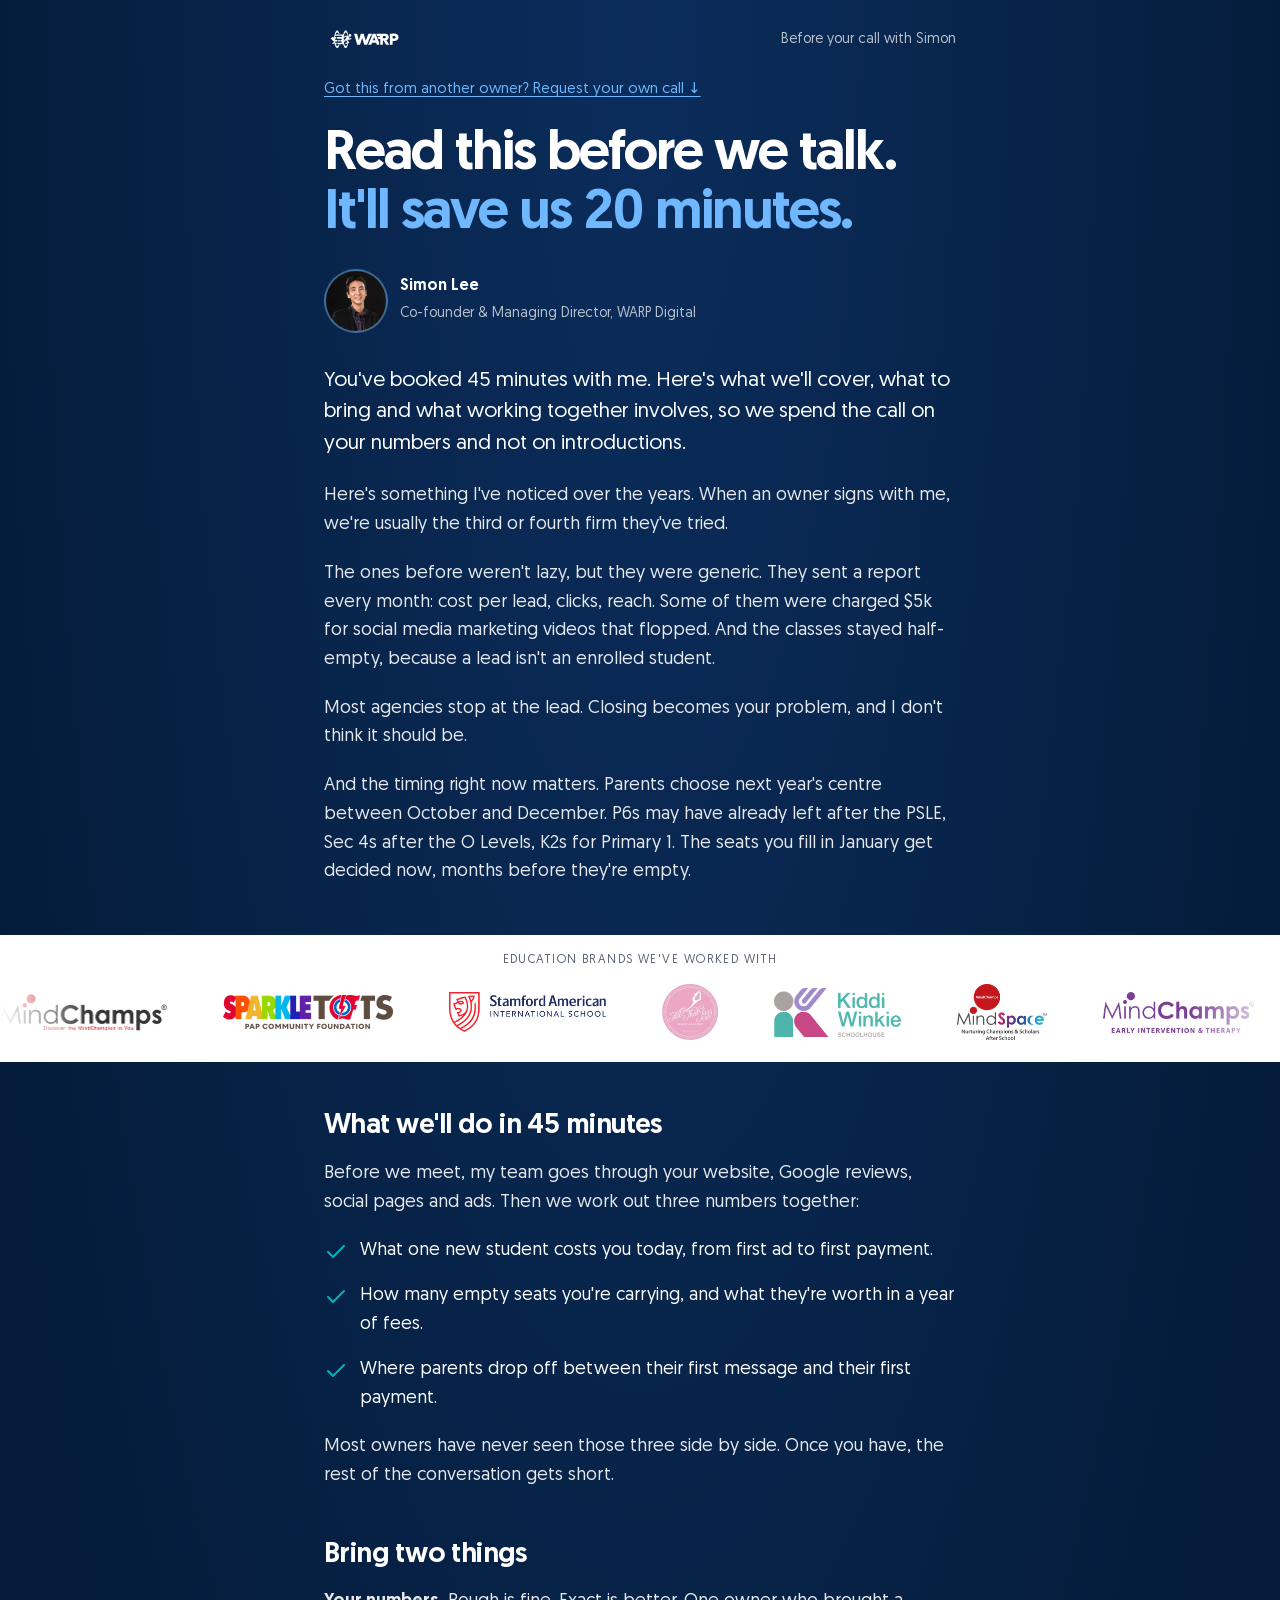
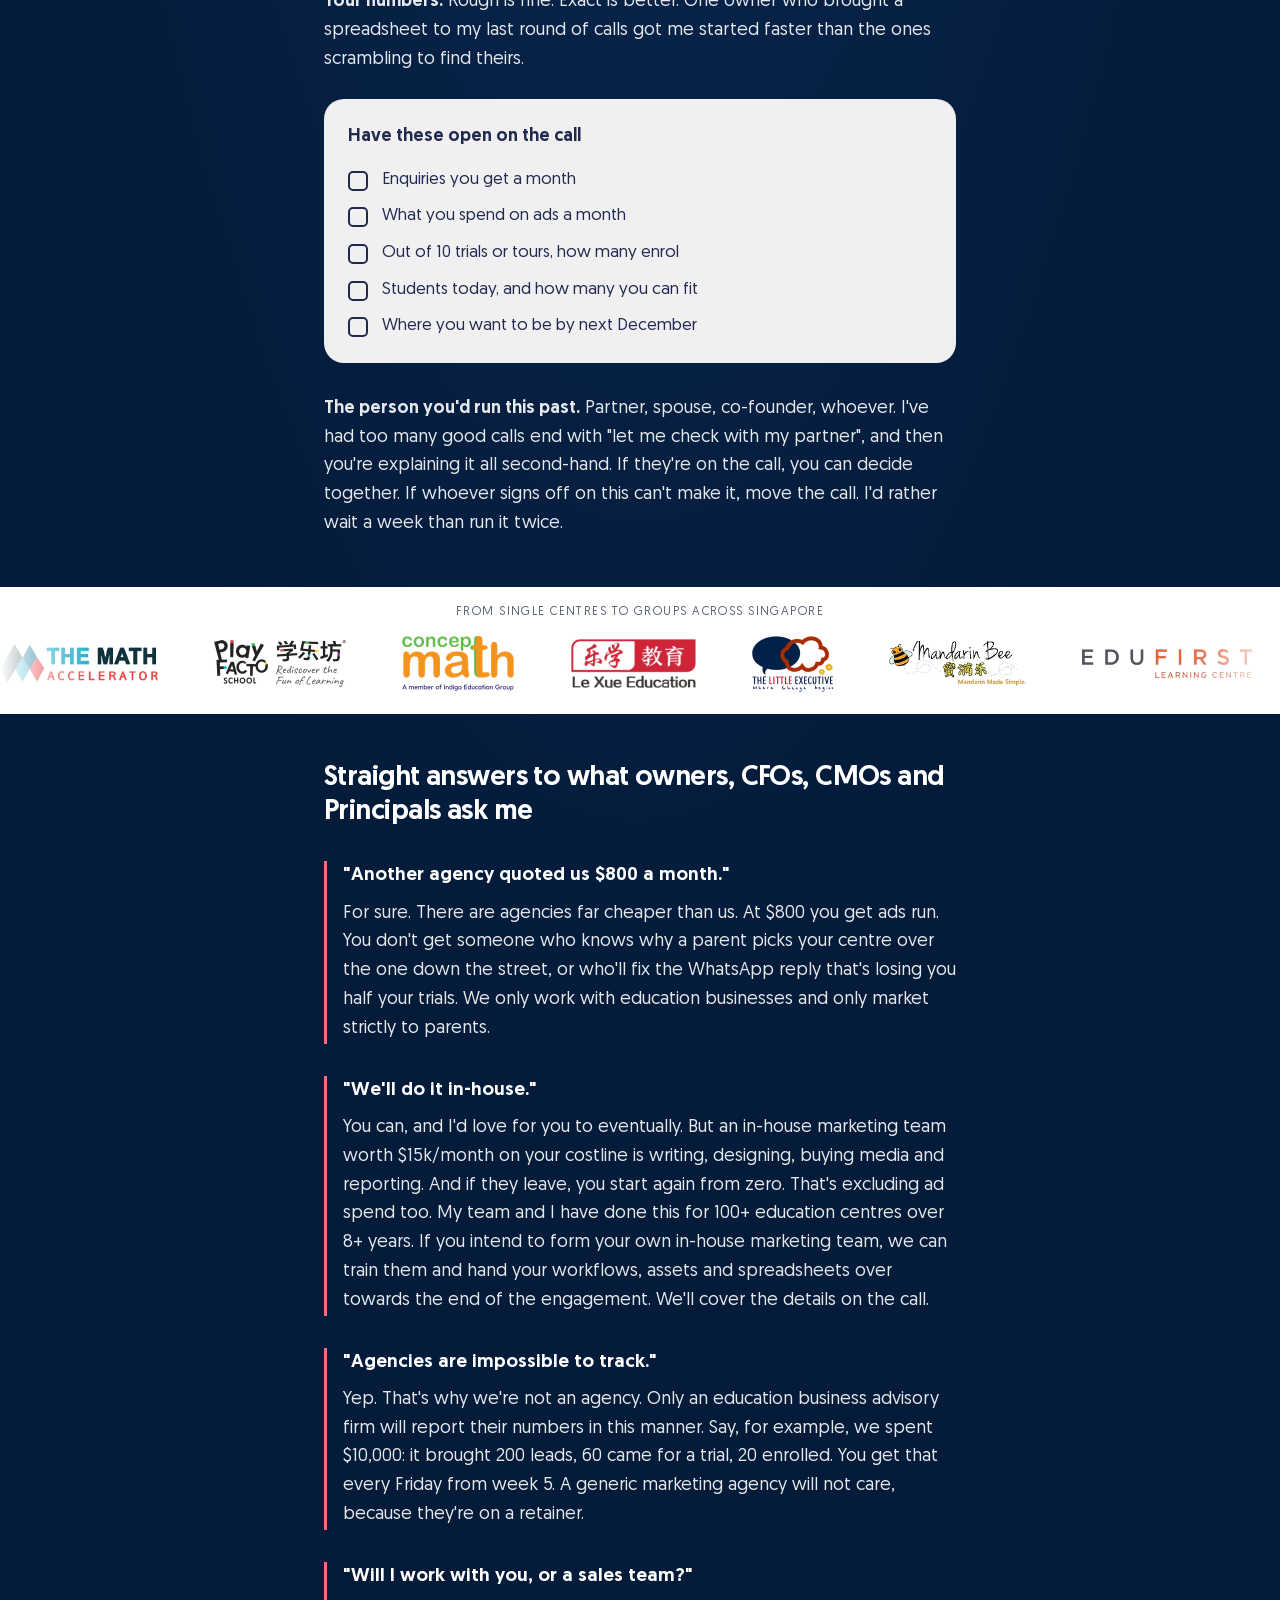
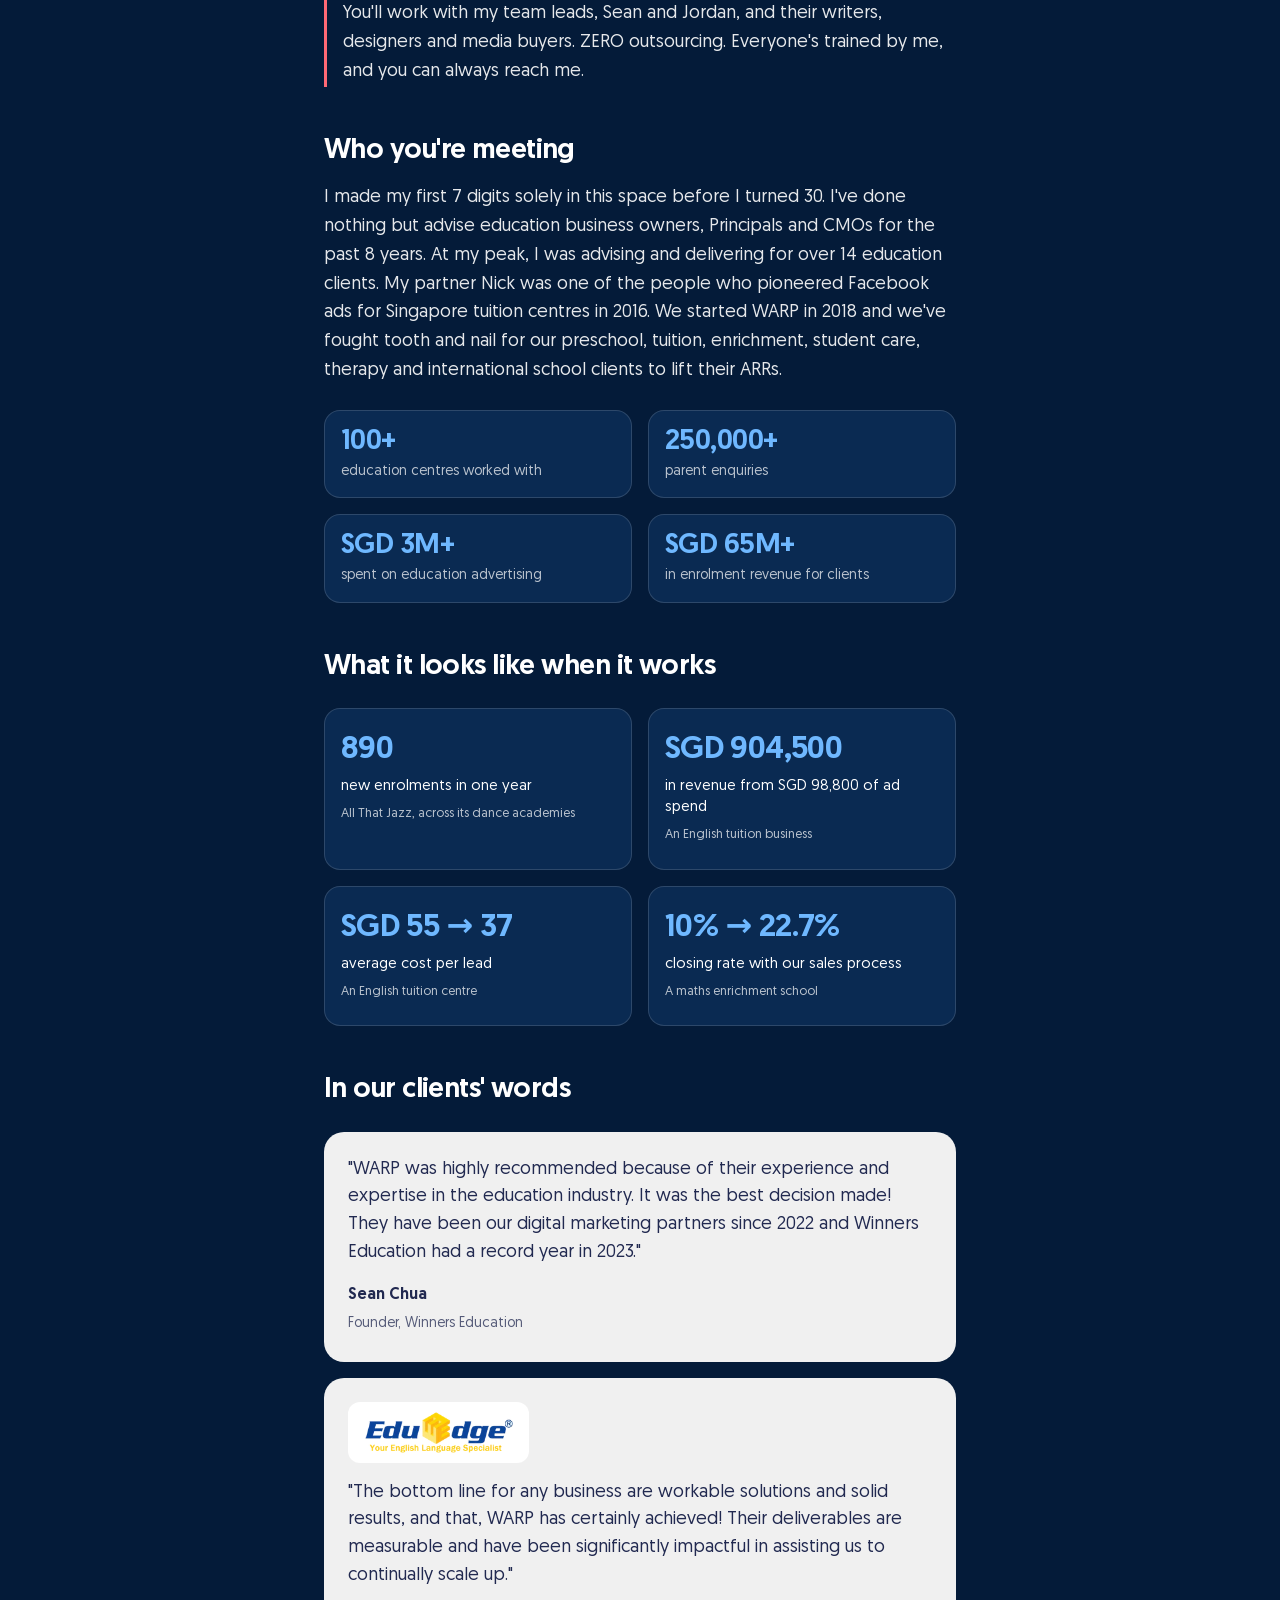
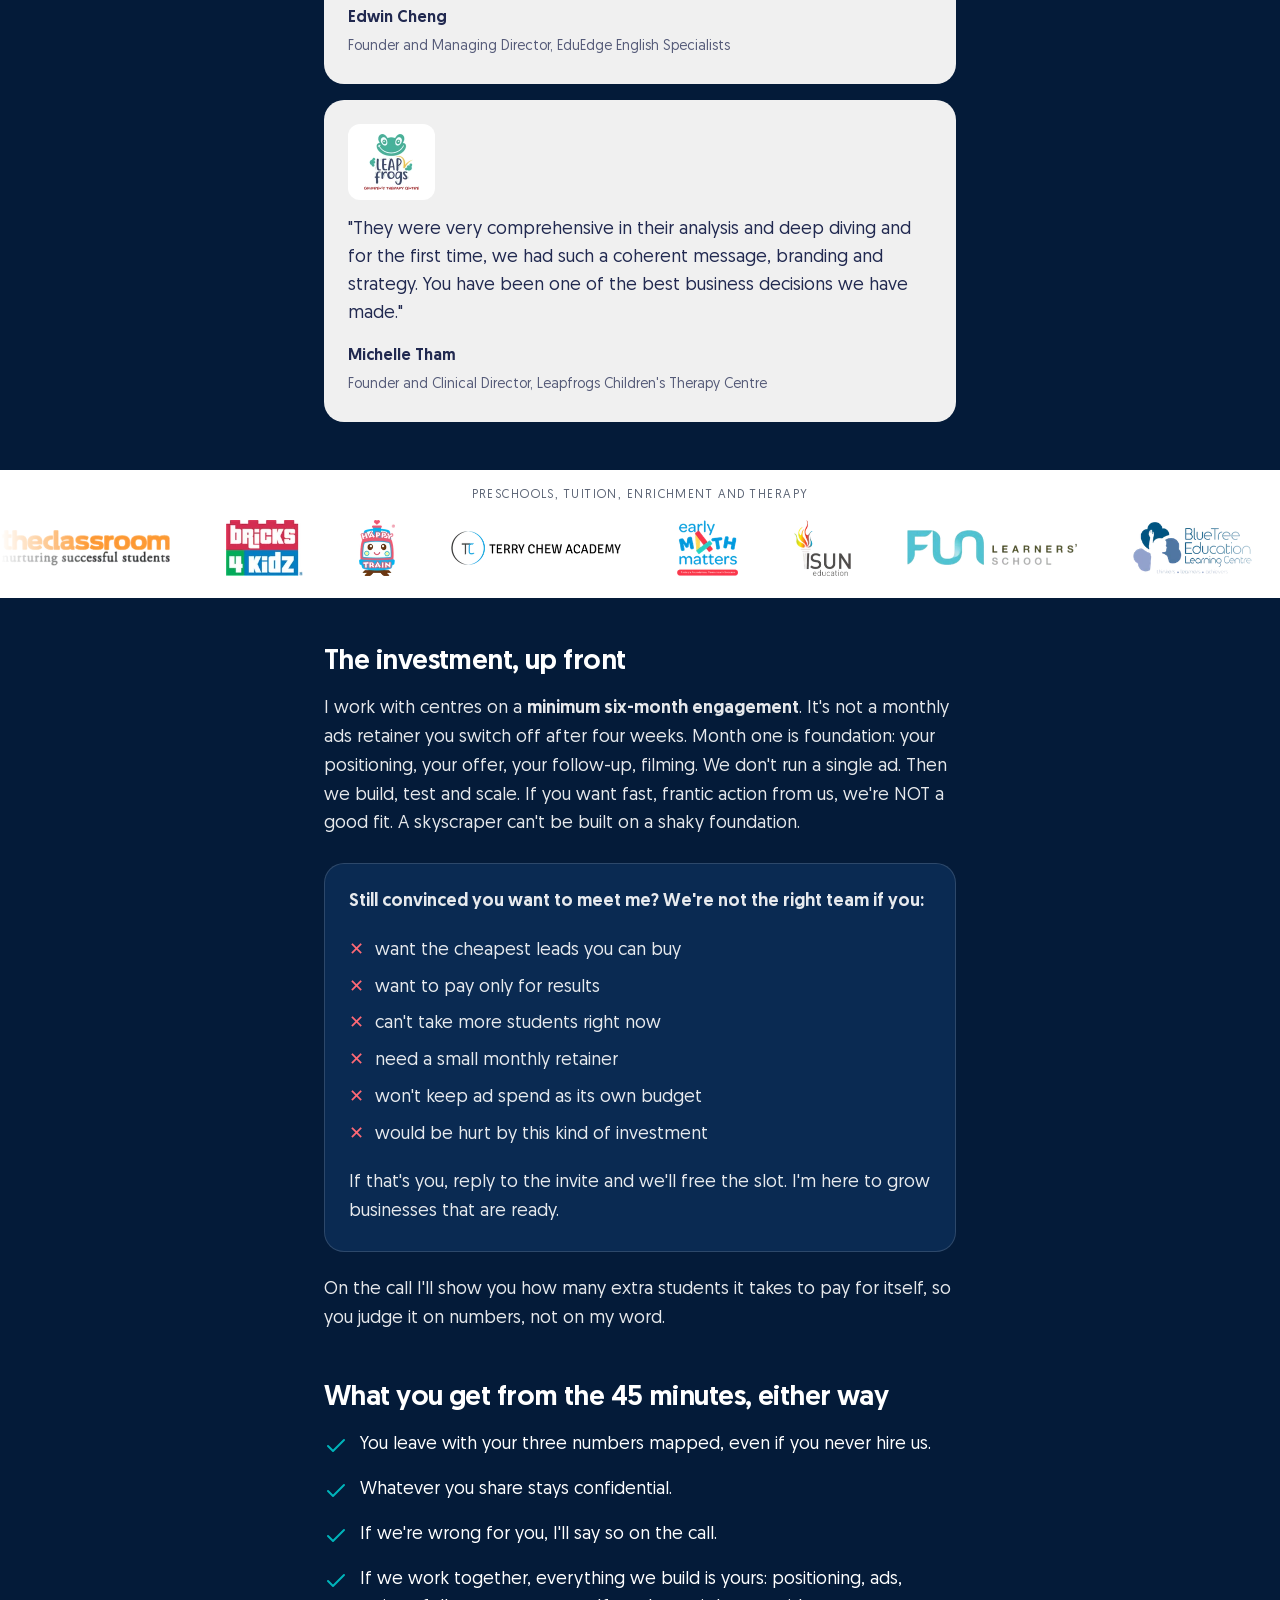
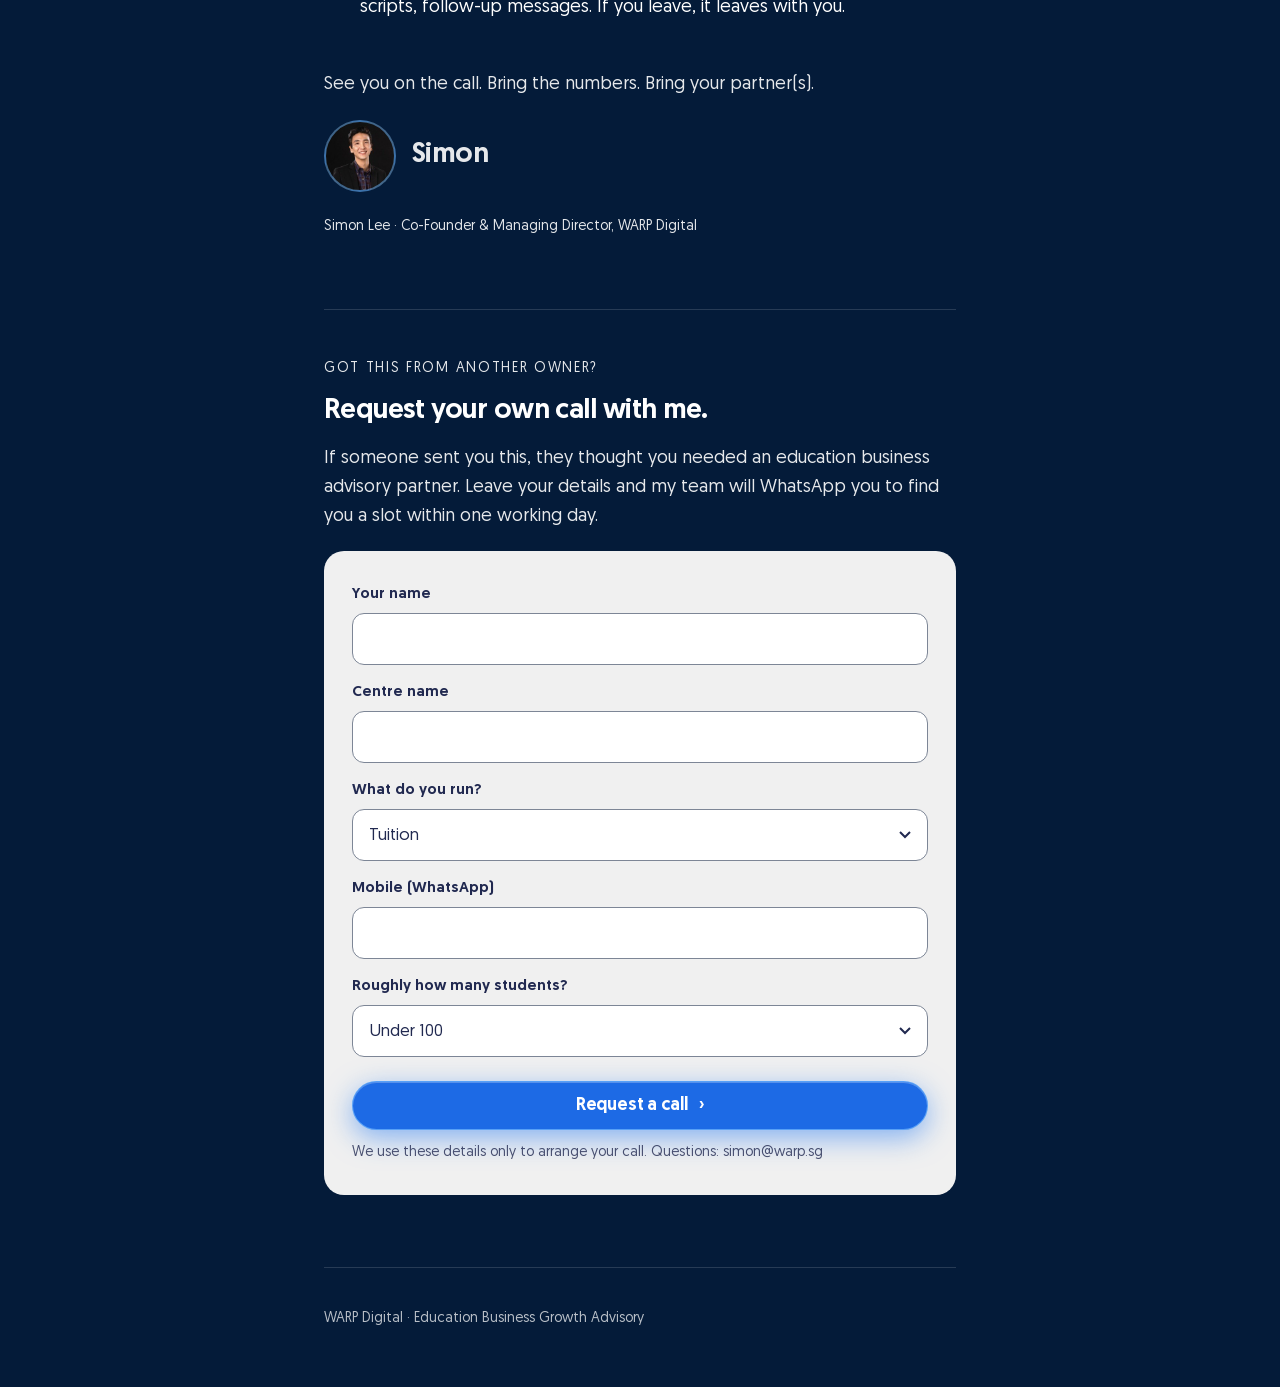
<file: before-your-call.html>
<!doctype html>
<html lang="en">
<head>
<meta charset="utf-8">
<meta name="viewport" content="width=device-width, initial-scale=1">
<meta name="robots" content="noindex, nofollow">
<title>Before Our Call</title>
<meta property="og:type" content="website">
<meta property="og:site_name" content="WARP">
<meta property="og:title" content="Before your call with Simon">
<meta property="og:description" content="What we'll cover, what to bring, and what working together involves.">
<meta property="og:url" content="https://juelsim.github.io/warp-zone/before-your-call.html">
<meta property="og:image" content="https://juelsim.github.io/warp-zone/assets/og-before-your-call.png">
<meta property="og:image:width" content="1200">
<meta property="og:image:height" content="630">
<meta name="twitter:card" content="summary_large_image">
<link rel="stylesheet" href="assets/before-your-call.css">
</head>
<body>

<a class="skip-link" href="#letter">Skip to the letter</a>

<div class="letter">
  <header class="topbar">
    <svg class="logo" viewBox="0 0 2060 763" role="img" aria-label="WARP">
  
  <path d="M 323 168 L 316 173 L 303 188 L 287 217 L 280 235 L 266 285 L 260 317 L 256 350 L 254 352 L 250 350 L 223 326 L 217 323 L 167 371 L 249 448 L 252 448 L 254 446 L 257 447 L 258 454 L 214 490 L 212 495 L 213 504 L 221 511 L 230 511 L 264 488 L 282 548 L 295 576 L 306 593 L 318 605 L 329 611 L 340 612 L 352 607 L 362 597 L 368 588 L 377 570 L 388 539 L 397 529 L 396 526 L 371 526 L 351 553 L 342 558 L 331 558 L 325 555 L 315 545 L 302 522 L 302 517 L 310 516 L 320 509 L 323 503 L 324 494 L 321 485 L 315 479 L 305 475 L 288 474 L 285 461 L 284 447 L 329 446 L 335 444 L 345 434 L 346 420 L 343 413 L 338 408 L 329 404 L 281 403 L 280 376 L 297 375 L 306 372 L 313 365 L 316 356 L 315 346 L 307 336 L 297 332 L 283 331 L 287 305 L 289 301 L 442 301 L 450 306 L 454 315 L 452 324 L 446 330 L 441 332 L 347 332 L 339 335 L 332 342 L 329 349 L 329 359 L 335 369 L 343 374 L 348 375 L 446 376 L 453 385 L 452 398 L 444 404 L 435 404 L 424 408 L 418 416 L 416 428 L 419 437 L 425 443 L 432 446 L 444 446 L 451 451 L 454 458 L 453 466 L 449 472 L 443 475 L 359 475 L 352 477 L 345 482 L 341 488 L 341 504 L 348 513 L 357 517 L 487 517 L 491 522 L 495 537 L 505 563 L 524 595 L 533 604 L 545 611 L 556 612 L 565 609 L 579 596 L 593 571 L 605 532 L 611 498 L 593 503 L 588 519 L 575 544 L 563 556 L 551 559 L 541 554 L 534 547 L 525 533 L 511 497 L 505 474 L 505 469 L 556 413 L 558 413 L 597 460 L 597 462 L 550 480 L 544 488 L 544 498 L 550 506 L 556 508 L 563 507 L 634 482 L 638 479 L 642 472 L 641 461 L 595 410 L 597 405 L 612 382 L 614 383 L 614 397 L 616 401 L 622 405 L 629 405 L 694 381 L 697 376 L 696 365 L 688 359 L 680 359 L 652 369 L 642 371 L 641 363 L 643 335 L 640 326 L 625 311 L 610 302 L 600 299 L 588 298 L 551 302 L 534 307 L 523 312 L 505 324 L 503 323 L 503 314 L 508 288 L 522 247 L 535 226 L 543 219 L 550 216 L 557 216 L 562 218 L 572 227 L 577 234 L 586 251 L 593 273 L 596 291 L 612 293 L 606 247 L 597 214 L 592 201 L 581 182 L 572 172 L 565 167 L 555 164 L 543 166 L 533 172 L 523 183 L 513 199 L 504 218 L 488 265 L 300 265 L 299 262 L 303 251 L 315 230 L 325 220 L 333 216 L 340 216 L 347 219 L 359 231 L 369 250 L 374 255 L 392 256 L 397 254 L 397 250 L 390 242 L 376 203 L 362 179 L 353 170 L 343 165 L 334 164 Z M 579 326 L 580 327 L 579 330 L 569 343 L 564 352 L 545 379 L 518 412 L 512 421 L 501 432 L 499 429 L 500 418 L 502 414 L 514 404 L 515 398 L 512 391 L 506 387 L 501 381 L 499 375 L 500 358 L 527 339 L 547 328 L 560 327 L 561 326 Z" fill="url(#warpBlue)" fill-rule="evenodd" clip-rule="evenodd"/>
  <path d="M 377 404 L 370 407 L 363 414 L 361 418 L 360 427 L 364 438 L 369 443 L 375 446 L 383 447 L 392 444 L 399 438 L 402 432 L 403 422 L 400 414 L 396 409 L 385 404 Z" fill="url(#warpBlue)" fill-rule="evenodd" clip-rule="evenodd"/>
  <path d="M 650 255 L 638 261 L 630 269 L 624 283 L 624 295 L 628 306 L 638 317 L 651 323 L 670 322 L 682 315 L 689 307 L 693 299 L 693 294 L 694 293 L 693 280 L 687 268 L 677 259 L 667 255 L 662 255 L 661 254 Z" fill="url(#warpBlue)" fill-rule="evenodd" clip-rule="evenodd"/>
  <path d="M 843 527 L 917 528 L 969 354 L 971 353 L 1023 527 L 1096 528 L 1181 311 L 1185 305 L 1198 305 L 1222 245 L 1131 245 L 1061 421 L 1058 420 L 1052 396 L 1008 245 L 935 245 L 886 417 L 884 416 L 877 384 L 842 245 L 764 245 L 776 292 L 822 449 Z" fill="url(#warpBlue)" fill-rule="evenodd" clip-rule="evenodd"/>
  <path d="M 1309 245 L 1242 245 L 1146 476 L 1144 484 L 1126 528 L 1202 528 L 1218 487 L 1224 476 L 1325 476 L 1338 507 L 1345 528 L 1402 527 L 1402 469 L 1341 323 L 1333 300 Z M 1275 335 L 1277 336 L 1281 345 L 1291 375 L 1299 393 L 1301 401 L 1306 412 L 1305 416 L 1245 416 L 1244 415 L 1251 395 L 1261 372 L 1266 356 Z" fill="url(#warpBlue)" fill-rule="evenodd" clip-rule="evenodd"/>
  <path d="M 1330 245 L 1331 251 L 1354 305 L 1429 305 L 1431 307 L 1431 320 L 1429 322 L 1361 322 L 1371 349 L 1386 381 L 1424 381 L 1429 382 L 1431 384 L 1431 528 L 1498 527 L 1499 421 L 1516 422 L 1579 528 L 1662 528 L 1589 412 L 1591 409 L 1609 400 L 1625 387 L 1639 367 L 1645 349 L 1646 320 L 1641 300 L 1632 284 L 1618 269 L 1610 263 L 1590 253 L 1570 247 L 1557 245 Z M 1498 306 L 1499 305 L 1544 305 L 1560 310 L 1570 319 L 1573 325 L 1574 337 L 1570 349 L 1560 359 L 1547 364 L 1542 365 L 1499 365 L 1498 364 Z" fill="url(#warpBlue)" fill-rule="evenodd" clip-rule="evenodd"/>
  <path d="M 1676 245 L 1676 528 L 1745 528 L 1746 430 L 1784 430 L 1817 426 L 1839 419 L 1863 405 L 1880 388 L 1890 370 L 1896 344 L 1896 328 L 1894 316 L 1885 292 L 1877 280 L 1866 269 L 1851 259 L 1826 249 L 1791 244 Z M 1746 306 L 1747 305 L 1788 305 L 1798 307 L 1808 311 L 1817 320 L 1821 331 L 1820 345 L 1816 354 L 1804 364 L 1794 368 L 1781 369 L 1780 370 L 1752 370 L 1747 369 L 1746 368 Z" fill="url(#warpBlue)" fill-rule="evenodd" clip-rule="evenodd"/>
</svg>
    <span class="t-small">Before your call with Simon</span>
  </header>

  <p class="jump"><a href="#fwd">Got this from another owner? Request your own call ↓</a></p>

  <main id="letter">
    <h1 class="t-display">Read this before we talk. <span class="hl-sky">It'll save us 20 minutes.</span></h1>

    <div class="byline">
      <div class="avatar simon-photo" role="img" aria-label="Simon Lee"></div>
      <div><b>Simon Lee</b><span>Co-founder &amp; Managing Director, WARP Digital</span></div>
    </div>

    <p class="lede">You've booked 45 minutes with me. Here's what we'll cover, what to bring and what working together involves, so we spend the call on your numbers and not on introductions.</p>

    <p>Here's something I've noticed over the years. When an owner signs with me, we're usually the third or fourth firm they've tried.</p>
    <p>The ones before weren't lazy, but they were generic. They sent a report every month: cost per lead, clicks, reach. Some of them were charged $5k for social media marketing videos that flopped. And the classes stayed half-empty, because a lead isn't an enrolled student.</p>
    <p>Most agencies stop at the lead. Closing becomes your problem, and I don't think it should be.</p>

    <p>And the timing right now matters. Parents choose next year's centre between October and December. P6s may have already left after the PSLE, Sec 4s after the O Levels, K2s for Primary 1. The seats you fill in January get decided now, months before they're empty.</p>


    <section class="band" aria-label="Education brands we've worked with">
      <p class="band-label">Education brands we've worked with</p>
      <div class="band-viewport"><div class="band-track" style="--dur:71s"><div class="band-set"><span class="lg lg-8-1" style="width:167px;height:37px" role="img" aria-label="MindChamps"></span><span class="lg lg-8-2" style="width:170px;height:34px" role="img" aria-label="PCF Sparkletots"></span><span class="lg lg-8-3" style="width:157px;height:40px" role="img" aria-label="Stamford American International School"></span><span class="lg lg-8-4" style="width:56px;height:56px" role="img" aria-label="All That Jazz Dance Academy"></span><span class="lg lg-8-5" style="width:127px;height:49px" role="img" aria-label="KiddiWinkie Schoolhouse"></span><span class="lg lg-8-6" style="width:90px;height:56px" role="img" aria-label="MindChamps MindSpace"></span><span class="lg lg-8-7" style="width:151px;height:41px" role="img" aria-label="MindChamps Early Intervention & Therapy"></span><span class="lg lg-8-8" style="width:122px;height:51px" role="img" aria-label="Speech Academy Asia"></span><span class="lg lg-8-9" style="width:135px;height:46px" role="img" aria-label="Little Footprints Preschool"></span><span class="lg lg-8-10" style="width:128px;height:48px" role="img" aria-label="Hua Language Centre"></span><span class="lg lg-8-11" style="width:170px;height:34px" role="img" aria-label="Write Edge"></span><span class="lg lg-8-12" style="width:149px;height:41px" role="img" aria-label="EduEdge English Specialists"></span><span class="lg lg-9-25" style="width:152px;height:41px" role="img" aria-label="Oodles Learning"></span><span class="lg lg-9-3" style="width:147px;height:42px" role="img" aria-label="Eye Level Learning Center"></span></div><div class="band-set band-dup" aria-hidden="true"><span class="lg lg-8-1" style="width:167px;height:37px" aria-hidden="true"></span><span class="lg lg-8-2" style="width:170px;height:34px" aria-hidden="true"></span><span class="lg lg-8-3" style="width:157px;height:40px" aria-hidden="true"></span><span class="lg lg-8-4" style="width:56px;height:56px" aria-hidden="true"></span><span class="lg lg-8-5" style="width:127px;height:49px" aria-hidden="true"></span><span class="lg lg-8-6" style="width:90px;height:56px" aria-hidden="true"></span><span class="lg lg-8-7" style="width:151px;height:41px" aria-hidden="true"></span><span class="lg lg-8-8" style="width:122px;height:51px" aria-hidden="true"></span><span class="lg lg-8-9" style="width:135px;height:46px" aria-hidden="true"></span><span class="lg lg-8-10" style="width:128px;height:48px" aria-hidden="true"></span><span class="lg lg-8-11" style="width:170px;height:34px" aria-hidden="true"></span><span class="lg lg-8-12" style="width:149px;height:41px" aria-hidden="true"></span><span class="lg lg-9-25" style="width:152px;height:41px" aria-hidden="true"></span><span class="lg lg-9-3" style="width:147px;height:42px" aria-hidden="true"></span></div></div></div>
    </section>

    <h2 class="t-h2">What we'll do in 45 minutes</h2>
    <p>Before we meet, my team goes through your website, Google reviews, social pages and ads. Then we work out three numbers together:</p>
    <ul class="icon-list">
      <li><svg class="icon" viewBox="0 0 24 24"><path d="M20 6L9 17l-5-5"/></svg><span>What one new student costs you today, from first ad to first payment.</span></li>
      <li><svg class="icon" viewBox="0 0 24 24"><path d="M20 6L9 17l-5-5"/></svg><span>How many empty seats you're carrying, and what they're worth in a year of fees.</span></li>
      <li><svg class="icon" viewBox="0 0 24 24"><path d="M20 6L9 17l-5-5"/></svg><span>Where parents drop off between their first message and their first payment.</span></li>
    </ul>
    <p style="margin-top:1.1em">Most owners have never seen those three side by side. Once you have, the rest of the conversation gets short.</p>

    <h2 class="t-h2">Bring two things</h2>
    <p><b>Your numbers.</b> Rough is fine. Exact is better. One owner who brought a spreadsheet to my last round of calls got me started faster than the ones scrambling to find theirs.</p>
    <div class="checklist">
      <h3>Have these open on the call</h3>
      <ul>
        <li><span class="box"></span><span>Enquiries you get a month</span></li>
        <li><span class="box"></span><span>What you spend on ads a month</span></li>
        <li><span class="box"></span><span>Out of 10 trials or tours, how many enrol</span></li>
        <li><span class="box"></span><span>Students today, and how many you can fit</span></li>
        <li><span class="box"></span><span>Where you want to be by next December</span></li>
      </ul>
    </div>
    <p><b>The person you'd run this past.</b> Partner, spouse, co-founder, whoever. I've had too many good calls end with "let me check with my partner", and then you're explaining it all second-hand. If they're on the call, you can decide together. If whoever signs off on this can't make it, move the call. I'd rather wait a week than run it twice.</p>


    <section class="band rev" aria-label="From single centres to groups across Singapore">
      <p class="band-label">From single centres to groups across Singapore</p>
      <div class="band-viewport"><div class="band-track" style="--dur:68s"><div class="band-set"><span class="lg lg-9-2" style="width:158px;height:39px" role="img" aria-label="The Math Accelerator"></span><span class="lg lg-9-4" style="width:132px;height:47px" role="img" aria-label="PlayFACTO School"></span><span class="lg lg-9-5" style="width:112px;height:55px" role="img" aria-label="Conceptmath"></span><span class="lg lg-9-6" style="width:126px;height:49px" role="img" aria-label="Le Xue Education"></span><span class="lg lg-9-7" style="width:81px;height:56px" role="img" aria-label="The Little Executive"></span><span class="lg lg-9-8" style="width:137px;height:45px" role="img" aria-label="Mandarin Bee"></span><span class="lg lg-9-9" style="width:170px;height:29px" role="img" aria-label="EduFirst Learning Centre"></span><span class="lg lg-9-10" style="width:97px;height:56px" role="img" aria-label="Good School Learning Hub"></span><span class="lg lg-9-11" style="width:147px;height:42px" role="img" aria-label="Formative Minds"></span><span class="lg lg-9-12" style="width:170px;height:25px" role="img" aria-label="Learning Journey Education Centre"></span><span class="lg lg-9-13" style="width:55px;height:56px" role="img" aria-label="Leapfrogs Children's Therapy Centre"></span><span class="lg lg-9-14" style="width:139px;height:44px" role="img" aria-label="Nicklebee Tutors"></span><span class="lg lg-9-15" style="width:144px;height:43px" role="img" aria-label="Thinkers Box"></span><span class="lg lg-9-16" style="width:138px;height:45px" role="img" aria-label="Learning Voyage"></span></div><div class="band-set band-dup" aria-hidden="true"><span class="lg lg-9-2" style="width:158px;height:39px" aria-hidden="true"></span><span class="lg lg-9-4" style="width:132px;height:47px" aria-hidden="true"></span><span class="lg lg-9-5" style="width:112px;height:55px" aria-hidden="true"></span><span class="lg lg-9-6" style="width:126px;height:49px" aria-hidden="true"></span><span class="lg lg-9-7" style="width:81px;height:56px" aria-hidden="true"></span><span class="lg lg-9-8" style="width:137px;height:45px" aria-hidden="true"></span><span class="lg lg-9-9" style="width:170px;height:29px" aria-hidden="true"></span><span class="lg lg-9-10" style="width:97px;height:56px" aria-hidden="true"></span><span class="lg lg-9-11" style="width:147px;height:42px" aria-hidden="true"></span><span class="lg lg-9-12" style="width:170px;height:25px" aria-hidden="true"></span><span class="lg lg-9-13" style="width:55px;height:56px" aria-hidden="true"></span><span class="lg lg-9-14" style="width:139px;height:44px" aria-hidden="true"></span><span class="lg lg-9-15" style="width:144px;height:43px" aria-hidden="true"></span><span class="lg lg-9-16" style="width:138px;height:45px" aria-hidden="true"></span></div></div></div>
    </section>

    <h2 class="t-h2">Straight answers to what owners, CFOs, CMOs and Principals ask me</h2>

    <div class="qa">
      <div class="q">"Another agency quoted us $800 a month."</div>
      <p>For sure. There are agencies far cheaper than us. At $800 you get ads run. You don't get someone who knows why a parent picks your centre over the one down the street, or who'll fix the WhatsApp reply that's losing you half your trials. We only work with education businesses and only market strictly to parents.</p>
    </div>
    <div class="qa">
      <div class="q">"We'll do it in-house."</div>
      <p>You can, and I'd love for you to eventually. But an in-house marketing team worth $15k/month on your costline is writing, designing, buying media and reporting. And if they leave, you start again from zero. That's excluding ad spend too. My team and I have done this for 100+ education centres over 8+ years. If you intend to form your own in-house marketing team, we can train them and hand your workflows, assets and spreadsheets over towards the end of the engagement. We'll cover the details on the call.</p>
    </div>
    <div class="qa">
      <div class="q">"Agencies are impossible to track."</div>
      <p>Yep. That's why we're not an agency. Only an education business advisory firm will report their numbers in this manner. Say, for example, we spent $10,000: it brought 200 leads, 60 came for a trial, 20 enrolled. You get that every Friday from week 5. A generic marketing agency will not care, because they're on a retainer.</p>
    </div>
    <div class="qa">
      <div class="q">"Will I work with you, or a sales team?"</div>
      <p>You'll work with my team leads, Sean and Jordan, and their writers, designers and media buyers. ZERO outsourcing. Everyone's trained by me, and you can always reach me.</p>
    </div>

    <h2 class="t-h2">Who you're meeting</h2>
    <p> I made my first 7 digits solely in this space before I turned 30. I've done nothing but advise education business owners, Principals and CMOs for the past 8 years. At my peak, I was advising and delivering for over 14 education clients. My partner Nick was one of the people who pioneered Facebook ads for Singapore tuition centres in 2016. We started WARP in 2018 and we've fought tooth and nail for our preschool, tuition, enrichment, student care, therapy and international school clients to lift their ARRs.</p>
    <div class="stats">
      <div class="stat"><b>100+</b><span>education centres worked with</span></div>
      <div class="stat"><b>250,000+</b><span>parent enquiries</span></div>
      <div class="stat"><b>SGD 3M+</b><span>spent on education advertising</span></div>
      <div class="stat"><b>SGD 65M+</b><span>in enrolment revenue for clients</span></div>
    </div>

    <h2 class="t-h2">What it looks like when it works</h2>
    <div class="results">
      <div class="result"><b>890</b><span>new enrolments in one year</span><small>All That Jazz, across its dance academies</small></div>
      <div class="result"><b>SGD 904,500</b><span>in revenue from SGD 98,800 of ad spend</span><small>An English tuition business</small></div>
      <div class="result"><b>SGD 55 → 37</b><span>average cost per lead</span><small>An English tuition centre</small></div>
      <div class="result"><b>10% → 22.7%</b><span>closing rate with our sales process</span><small>A maths enrichment school</small></div>
    </div>

    <h2 class="t-h2">In our clients' words</h2>
    <div class="quotes">
      <figure class="quote">
        <p>"WARP was highly recommended because of their experience and expertise in the education industry. It was the best decision made! They have been our digital marketing partners since 2022 and Winners Education had a record year in 2023."</p>
        <footer><b>Sean Chua</b><span>Founder, Winners Education</span></footer>
      </figure>
      <figure class="quote">
        <div class="quote-logo"><span class="lg lg-8-12" style="width:149px;height:41px" role="img" aria-label="EduEdge English Specialists"></span></div>
        <p>"The bottom line for any business are workable solutions and solid results, and that, WARP has certainly achieved! Their deliverables are measurable and have been significantly impactful in assisting us to continually scale up."</p>
        <footer><b>Edwin Cheng</b><span>Founder and Managing Director, EduEdge English Specialists</span></footer>
      </figure>
      <figure class="quote">
        <div class="quote-logo"><span class="lg lg-9-13" style="width:55px;height:56px" role="img" aria-label="Leapfrogs Children's Therapy Centre"></span></div>
        <p>"They were very comprehensive in their analysis and deep diving and for the first time, we had such a coherent message, branding and strategy. You have been one of the best business decisions we have made."</p>
        <footer><b>Michelle Tham</b><span>Founder and Clinical Director, Leapfrogs Children's Therapy Centre</span></footer>
      </figure>
    </div>


    <section class="band" aria-label="Preschools, tuition, enrichment and therapy">
      <p class="band-label">Preschools, tuition, enrichment and therapy</p>
      <div class="band-viewport"><div class="band-track" style="--dur:64s"><div class="band-set"><span class="lg lg-9-17" style="width:170px;height:36px" role="img" aria-label="The Classroom"></span><span class="lg lg-9-18" style="width:77px;height:56px" role="img" aria-label="Bricks 4 Kidz"></span><span class="lg lg-9-19" style="width:36px;height:56px" role="img" aria-label="Happy Train"></span><span class="lg lg-9-20" style="width:170px;height:34px" role="img" aria-label="Terry Chew Academy"></span><span class="lg lg-9-21" style="width:61px;height:56px" role="img" aria-label="Early Math Matters"></span><span class="lg lg-9-22" style="width:57px;height:56px" role="img" aria-label="iSUN Education"></span><span class="lg lg-9-23" style="width:170px;height:35px" role="img" aria-label="Fun Learners' School"></span><span class="lg lg-9-24" style="width:119px;height:52px" role="img" aria-label="BlueTree Education"></span><span class="lg lg-9-26" style="width:166px;height:37px" role="img" aria-label="The Right Word"></span><span class="lg lg-9-27" style="width:132px;height:47px" role="img" aria-label="Conceptual Thinkers"></span><span class="lg lg-9-28" style="width:147px;height:42px" role="img" aria-label="Scholar's Inc"></span><span class="lg lg-9-29" style="width:98px;height:56px" role="img" aria-label="S.A.M Singapore Math"></span><span class="lg lg-9-30" style="width:170px;height:32px" role="img" aria-label="MPM Math"></span><span class="lg lg-9-31" style="width:58px;height:56px" role="img" aria-label="Math Nuggets"></span></div><div class="band-set band-dup" aria-hidden="true"><span class="lg lg-9-17" style="width:170px;height:36px" aria-hidden="true"></span><span class="lg lg-9-18" style="width:77px;height:56px" aria-hidden="true"></span><span class="lg lg-9-19" style="width:36px;height:56px" aria-hidden="true"></span><span class="lg lg-9-20" style="width:170px;height:34px" aria-hidden="true"></span><span class="lg lg-9-21" style="width:61px;height:56px" aria-hidden="true"></span><span class="lg lg-9-22" style="width:57px;height:56px" aria-hidden="true"></span><span class="lg lg-9-23" style="width:170px;height:35px" aria-hidden="true"></span><span class="lg lg-9-24" style="width:119px;height:52px" aria-hidden="true"></span><span class="lg lg-9-26" style="width:166px;height:37px" aria-hidden="true"></span><span class="lg lg-9-27" style="width:132px;height:47px" aria-hidden="true"></span><span class="lg lg-9-28" style="width:147px;height:42px" aria-hidden="true"></span><span class="lg lg-9-29" style="width:98px;height:56px" aria-hidden="true"></span><span class="lg lg-9-30" style="width:170px;height:32px" aria-hidden="true"></span><span class="lg lg-9-31" style="width:58px;height:56px" aria-hidden="true"></span></div></div></div>
    </section>

    <h2 class="t-h2">The investment, up front</h2>
    <p>I work with centres on a <b>minimum six-month engagement</b>. It's not a monthly ads retainer you switch off after four weeks. Month one is foundation: your positioning, your offer, your follow-up, filming. We don't run a single ad. Then we build, test and scale. If you want fast, frantic action from us, we're NOT a good fit. A skyscraper can't be built on a shaky foundation.</p>
    <div class="panel">
      <p><b>Still convinced you want to meet me? We're not the right team if you:</b></p>
      <ul class="x-list">
        <li>want the cheapest leads you can buy</li>
        <li>want to pay only for results</li>
        <li>can't take more students right now</li>
        <li>need a small monthly retainer</li>
        <li>won't keep ad spend as its own budget</li>
        <li>would be hurt by this kind of investment</li>
      </ul>
      <p>If that's you, reply to the invite and we'll free the slot. I'm here to grow businesses that are ready.</p>
    </div>
    <p>On the call I'll show you how many extra students it takes to pay for itself, so you judge it on numbers, not on my word.</p>

    <h2 class="t-h2">What you get from the 45 minutes, either way</h2>
    <ul class="icon-list">
      <li><svg class="icon" viewBox="0 0 24 24"><path d="M20 6L9 17l-5-5"/></svg><span>You leave with your three numbers mapped, even if you never hire us.</span></li>
      <li><svg class="icon" viewBox="0 0 24 24"><path d="M20 6L9 17l-5-5"/></svg><span>Whatever you share stays confidential.</span></li>
      <li><svg class="icon" viewBox="0 0 24 24"><path d="M20 6L9 17l-5-5"/></svg><span>If we're wrong for you, I'll say so on the call.</span></li>
      <li><svg class="icon" viewBox="0 0 24 24"><path d="M20 6L9 17l-5-5"/></svg><span>If we work together, everything we build is yours: positioning, ads, scripts, follow-up messages. If you leave, it leaves with you.</span></li>
    </ul>

    <div class="signoff">
      <p>See you on the call. Bring the numbers. Bring your partner(s).</p>
      <div class="sig-row"><div class="sig-photo simon-photo" aria-hidden="true"></div><p class="sig">Simon</p></div>
      <p class="t-small">Simon Lee · Co-Founder &amp; Managing Director, WARP Digital</p>
    </div>

    <section class="forward" aria-labelledby="fwd">
      <p class="eyebrow">Got this from another owner?</p>
      <h2 class="t-h2" id="fwd" style="margin-top:0">Request your own call with me.</h2>
      <p style="margin-top:var(--s4)">If someone sent you this, they thought you needed an education business advisory partner. Leave your details and my team will WhatsApp you to find you a slot within one working day.</p>
      <form class="form-panel" id="fwdForm">
        <div class="field"><label for="f-name">Your name</label><input id="f-name" autocomplete="name" required></div>
        <div class="field"><label for="f-centre">Centre name</label><input id="f-centre" autocomplete="organization" required></div>
        <div class="field"><label for="f-cat">What do you run?</label>
          <select id="f-cat"><option>Tuition</option><option>Enrichment</option><option>Preschool</option><option>Student care</option><option>Something else</option></select></div>
        <div class="field"><label for="f-mobile">Mobile (WhatsApp)</label><input id="f-mobile" type="tel" autocomplete="tel" inputmode="tel" pattern="[+0-9 ()-]{8,}" required></div>
        <div class="field"><label for="f-students">Roughly how many students?</label>
          <select id="f-students"><option>Under 100</option><option>100 to 300</option><option>300 to 1,000</option><option>Over 1,000</option></select></div>
        <input class="hp" tabindex="-1" autocomplete="off" aria-hidden="true">
        <button class="btn btn-primary" type="submit">Request a call <span aria-hidden="true">›</span></button>
        <p class="t-small">We use these details only to arrange your call. Questions: simon@warp.sg</p>
      </form>
      <div class="form-panel" id="fwdDone" hidden>
        <p style="color:var(--warp-ink);margin:0"><b>Got it.</b> My team will WhatsApp you within one working day to find you a slot.</p>
      </div>
    </section>
  </main>

  <footer class="signoff-foot">WARP Digital · Education Business Growth Advisory</footer>
</div>
<script>
// Same Google Sheet as the booking page (book.html CONFIG.SHEET_URL)
const SHEET_URL = 'https://script.google.com/macros/s/AKfycbybHl24R2Cu1RSW8xEf_p3m7d6JIDNpnc1Ms6qPIni_VJbhdyxI5XY17H35LcGWwxmoNA/exec';
const form = document.getElementById('fwdForm');
form.addEventListener('submit', e => {
  e.preventDefault();
  if (form.querySelector('.hp').value) return;
  const v = id => document.getElementById(id).value.trim();
  const row = {
    submitted: new Date().toISOString(), name: v('f-name'), centre: v('f-centre'), whatsapp: v('f-mobile'),
    centre_type: v('f-cat'), students: v('f-students'), src: 'forwarded pre-call page', pdpa_consent: 'notice on form'
  };
  form.querySelector('button').disabled = true;
  fetch(SHEET_URL, { method: 'POST', mode: 'no-cors', headers: { 'Content-Type': 'text/plain' }, body: JSON.stringify(row) })
    .catch(() => {})
    .finally(() => { form.hidden = true; document.getElementById('fwdDone').hidden = false; });
});
</script>
</body>
</html>
</file>
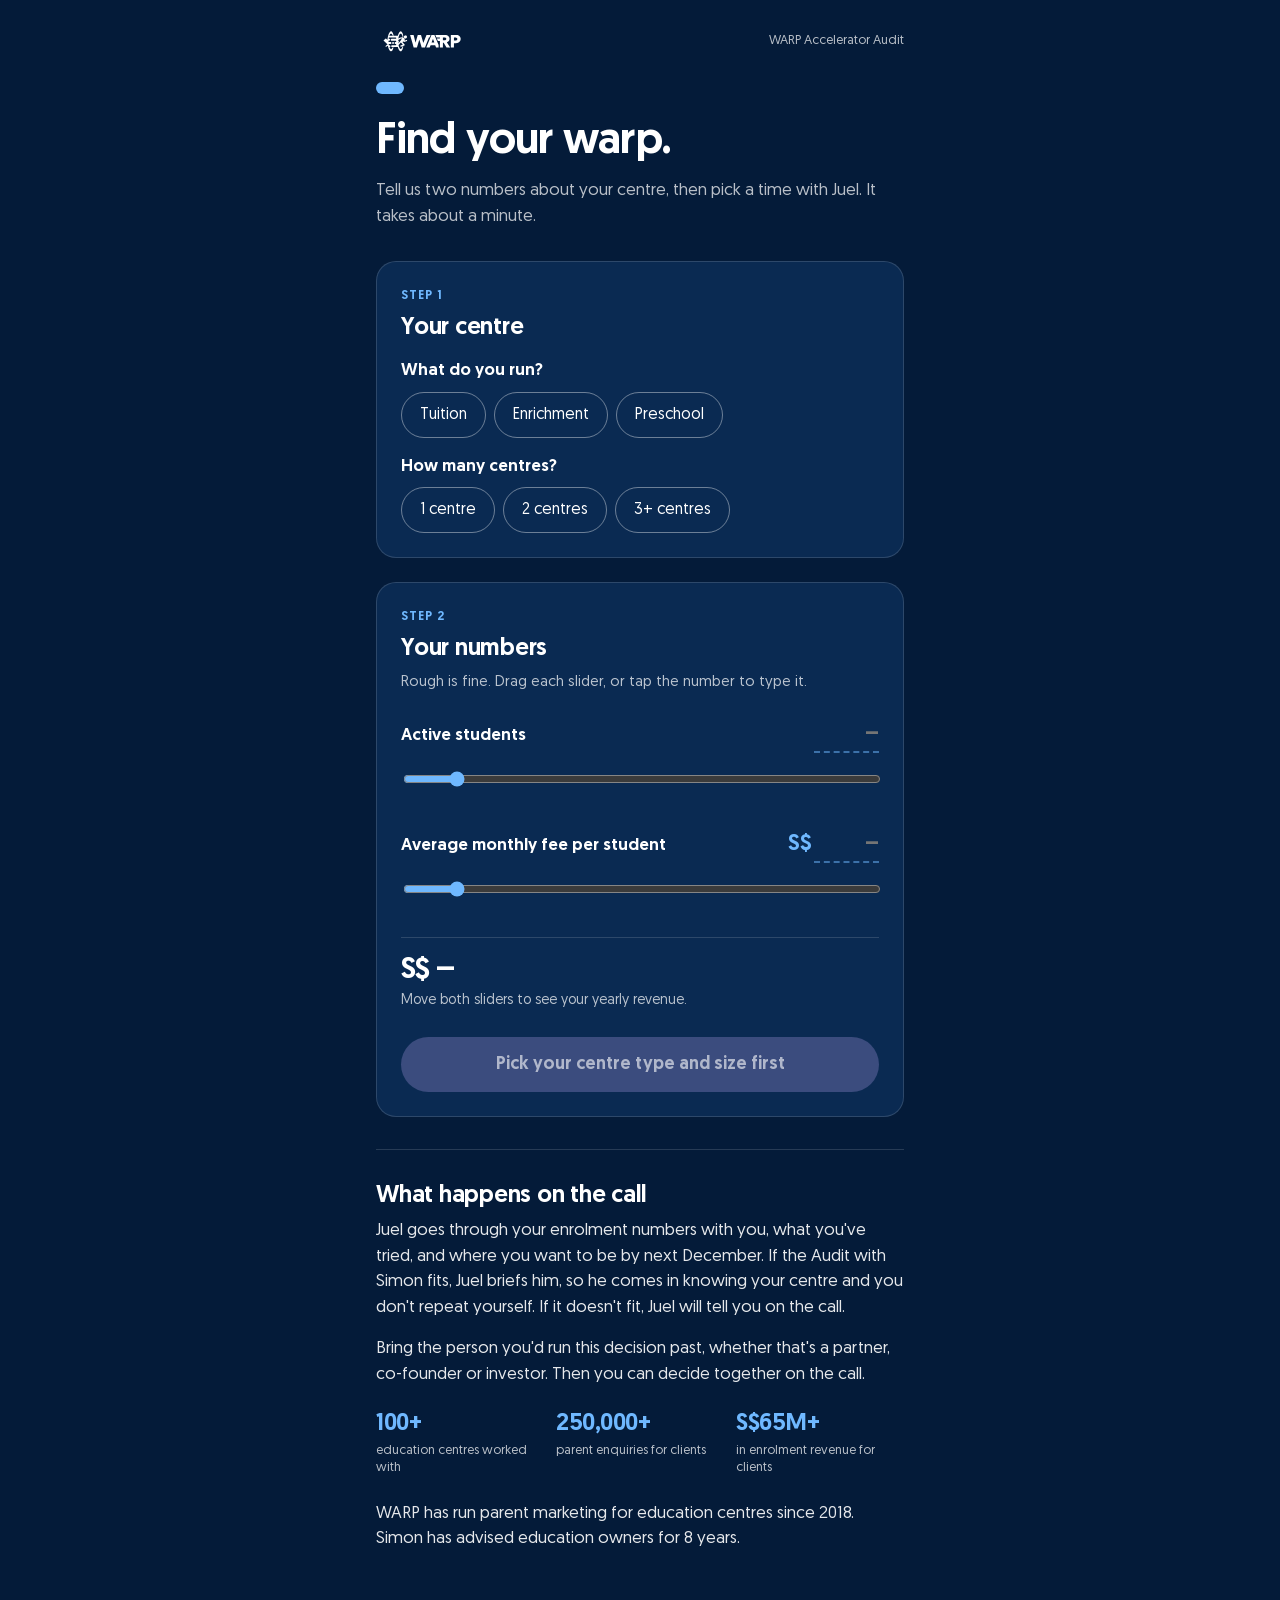
<file: book.html>
<!doctype html>
<html lang="en">
<head>
<meta charset="utf-8">
<meta name="viewport" content="width=device-width, initial-scale=1, viewport-fit=cover">
<title>WARP Accelerator Audit</title>
<meta property="og:type" content="website">
<meta property="og:site_name" content="WARP">
<meta property="og:title" content="Book your WARP Accelerator Audit prep call">
<meta property="og:description" content="Two numbers about your centre, then pick a time with Juel for a free 45-minute call.">
<meta property="og:url" content="https://juelsim.github.io/warp-zone/book.html">
<meta property="og:image" content="https://juelsim.github.io/warp-zone/assets/og-warp-zone.png">
<meta property="og:image:width" content="1200">
<meta property="og:image:height" content="630">
<meta name="twitter:card" content="summary_large_image">
<meta name="description" content="Two numbers about your centre, then pick a time with Juel for a free 45-minute call to prepare your WARP Accelerator Audit.">
<meta name="robots" content="noindex">
<style>
@font-face { font-family: 'Geomanist'; font-weight: 400; src: url([data-uri]) format('truetype'); font-display: swap; }
@font-face { font-family: 'Geomanist'; font-weight: 700; src: url([data-uri]) format('truetype'); font-display: swap; }
:root {
  --warp-navy: #041B39; --warp-blue: #2C7DF3; --warp-blue-button: #1D6AE5; --warp-sky: #6FB8FF;
  --warp-coral: #FF6975; --warp-white: #FFFFFF; --warp-ink: #212950; --warp-teal: #00B4BA;
  --navy-raised: #0A2A52; --line-on-navy: rgba(255,255,255,.14); --muted-on-navy: rgba(255,255,255,.72);
  --font: 'Geomanist', 'Manrope', 'Segoe UI', system-ui, sans-serif;
  --s1: 4px; --s2: 8px; --s3: 12px; --s4: 16px; --s5: 24px; --s6: 32px; --s7: 48px; --s8: 72px;
}
* { box-sizing: border-box; }
html { scroll-behavior: smooth; }
body { margin: 0; background: var(--warp-navy); color: var(--warp-white); font-family: var(--font); font-size: 17px; line-height: 1.5; -webkit-font-smoothing: antialiased; }
.wrap { max-width: 560px; margin: 0 auto; padding: var(--s5) var(--s4) var(--s8); }
header { display: flex; align-items: center; justify-content: space-between; gap: var(--s3); padding-bottom: var(--s5); }
.logo { width: 92px; height: auto; display: block; }
.logo path { fill: #fff; }
.tag { font-size: 13px; color: var(--muted-on-navy); text-align: right; }
.from { display: inline-block; font-size: 14px; font-weight: 700; color: var(--warp-navy); background: var(--warp-sky); border-radius: 999px; padding: 6px 14px; margin: 0 0 var(--s4); }
h1 { font-size: clamp(32px, 8vw, 44px); line-height: 1.08; letter-spacing: -0.02em; margin: 0 0 var(--s3); }
h2 { font-size: 24px; line-height: 1.2; letter-spacing: -0.01em; margin: 0 0 var(--s2); }
.lede { color: var(--muted-on-navy); margin: 0 0 var(--s6); }
.card { background: var(--navy-raised); border: 1px solid var(--line-on-navy); border-radius: 20px; padding: var(--s5); margin-bottom: var(--s5); }
.card[hidden] { display: none; }
.step { font-size: 13px; font-weight: 700; letter-spacing: .08em; text-transform: uppercase; color: var(--warp-sky); margin: 0 0 var(--s2); }
.hint { color: var(--muted-on-navy); font-size: 15px; margin: 0 0 var(--s5); }
.q { font-weight: 700; margin: var(--s4) 0 var(--s2); }
.chips { display: flex; flex-wrap: wrap; gap: var(--s2); }
.chip { font: inherit; font-size: 16px; color: var(--warp-white); background: transparent; border: 1px solid rgba(255,255,255,.4); border-radius: 999px; padding: 10px 18px; min-height: 44px; cursor: pointer; }
.chip[aria-pressed="true"] { background: var(--warp-white); color: var(--warp-navy); border-color: var(--warp-white); font-weight: 700; }
.slider { margin: 0 0 var(--s5); }
.slider .top { display: flex; justify-content: space-between; align-items: baseline; gap: var(--s3); margin-bottom: var(--s2); }
.slider label { font-weight: 700; }
.val { display: inline-flex; align-items: baseline; gap: 2px; font-size: 22px; font-weight: 700; color: var(--warp-sky); }
.val input { font: inherit; color: inherit; background: transparent; border: 0; border-bottom: 2px dashed rgba(111,184,255,.5); width: 5ch; text-align: right; padding: 0; -moz-appearance: textfield; }
.val input::-webkit-outer-spin-button, .val input::-webkit-inner-spin-button { -webkit-appearance: none; margin: 0; }
input[type=range] { width: 100%; height: 32px; accent-color: var(--warp-sky); cursor: pointer; }
.arr { border-top: 1px solid var(--line-on-navy); padding-top: var(--s4); margin-bottom: var(--s5); }
.arr b { display: block; font-size: 30px; letter-spacing: -0.02em; line-height: 1.1; }
.arr span { font-size: 14px; color: var(--muted-on-navy); }
.btn { font: inherit; font-size: 18px; font-weight: 700; color: #fff; background: var(--warp-blue-button); border: 0; border-radius: 999px; min-height: 54px; padding: 14px 24px; width: 100%; cursor: pointer; }
.btn:disabled { background: #3B4C7E; color: rgba(255,255,255,.6); cursor: not-allowed; }
.btn:focus-visible, .chip:focus-visible, input:focus-visible, a:focus-visible { outline: 3px solid var(--warp-teal); outline-offset: 2px; }
.link { font: inherit; font-size: 15px; color: var(--warp-sky); background: none; border: 0; padding: 0; text-decoration: underline; cursor: pointer; }
.field { margin-bottom: var(--s4); }
.field label { display: block; font-size: 15px; font-weight: 700; margin-bottom: 6px; }
.field input { font: inherit; font-size: 17px; color: var(--warp-ink); background: #fff; border: 1px solid #7D8696; border-radius: 12px; padding: 0 16px; min-height: 52px; width: 100%; }
.field input:focus { outline: 3px solid var(--warp-teal); outline-offset: 1px; border-color: transparent; }
.field .err { display: none; color: #FFB3BA; font-size: 14px; margin-top: 4px; }
.field.bad .err { display: block; }
.field.bad input { border: 2px solid var(--warp-coral); }
.consent { display: grid; grid-template-columns: 24px 1fr; gap: var(--s3); align-items: start; font-size: 14px; color: var(--muted-on-navy); margin: var(--s2) 0 var(--s5); }
.consent input { width: 22px; height: 22px; margin: 2px 0 0; accent-color: var(--warp-teal); }
.consent.bad { color: #FFB3BA; }
.cal { border-radius: 14px; overflow: hidden; background: #fff; min-height: 680px; }
.cal iframe { display: block; width: 100%; height: 680px; border: 0; }
.cal .missing { color: var(--warp-ink); padding: var(--s5); font-size: 15px; }
.alt { text-align: center; font-size: 15px; color: var(--muted-on-navy); margin: var(--s4) 0 0; }
.alt a { color: var(--warp-sky); }
.done { text-align: center; }
.done h2 { font-size: 28px; }
.about { border-top: 1px solid var(--line-on-navy); padding-top: var(--s6); margin-top: var(--s6); }
.about p { color: rgba(255,255,255,.9); margin: 0 0 var(--s4); }
.stats { display: grid; grid-template-columns: repeat(3, 1fr); gap: var(--s3); margin: var(--s5) 0; }
.stat b { display: block; font-size: 24px; letter-spacing: -0.02em; line-height: 1.1; color: var(--warp-sky); }
.stat span { font-size: 13px; color: var(--muted-on-navy); line-height: 1.35; display: block; margin-top: 4px; }
@media (max-width: 380px) { .stats { grid-template-columns: 1fr; } }
@media (prefers-reduced-motion: reduce) { html { scroll-behavior: auto; } }
</style>
</head>
<body>
<div class="wrap" id="top">
  <header>
    <svg class="logo" viewBox="0 0 2060 763" role="img" aria-label="WARP">
  
  <path d="M 323 168 L 316 173 L 303 188 L 287 217 L 280 235 L 266 285 L 260 317 L 256 350 L 254 352 L 250 350 L 223 326 L 217 323 L 167 371 L 249 448 L 252 448 L 254 446 L 257 447 L 258 454 L 214 490 L 212 495 L 213 504 L 221 511 L 230 511 L 264 488 L 282 548 L 295 576 L 306 593 L 318 605 L 329 611 L 340 612 L 352 607 L 362 597 L 368 588 L 377 570 L 388 539 L 397 529 L 396 526 L 371 526 L 351 553 L 342 558 L 331 558 L 325 555 L 315 545 L 302 522 L 302 517 L 310 516 L 320 509 L 323 503 L 324 494 L 321 485 L 315 479 L 305 475 L 288 474 L 285 461 L 284 447 L 329 446 L 335 444 L 345 434 L 346 420 L 343 413 L 338 408 L 329 404 L 281 403 L 280 376 L 297 375 L 306 372 L 313 365 L 316 356 L 315 346 L 307 336 L 297 332 L 283 331 L 287 305 L 289 301 L 442 301 L 450 306 L 454 315 L 452 324 L 446 330 L 441 332 L 347 332 L 339 335 L 332 342 L 329 349 L 329 359 L 335 369 L 343 374 L 348 375 L 446 376 L 453 385 L 452 398 L 444 404 L 435 404 L 424 408 L 418 416 L 416 428 L 419 437 L 425 443 L 432 446 L 444 446 L 451 451 L 454 458 L 453 466 L 449 472 L 443 475 L 359 475 L 352 477 L 345 482 L 341 488 L 341 504 L 348 513 L 357 517 L 487 517 L 491 522 L 495 537 L 505 563 L 524 595 L 533 604 L 545 611 L 556 612 L 565 609 L 579 596 L 593 571 L 605 532 L 611 498 L 593 503 L 588 519 L 575 544 L 563 556 L 551 559 L 541 554 L 534 547 L 525 533 L 511 497 L 505 474 L 505 469 L 556 413 L 558 413 L 597 460 L 597 462 L 550 480 L 544 488 L 544 498 L 550 506 L 556 508 L 563 507 L 634 482 L 638 479 L 642 472 L 641 461 L 595 410 L 597 405 L 612 382 L 614 383 L 614 397 L 616 401 L 622 405 L 629 405 L 694 381 L 697 376 L 696 365 L 688 359 L 680 359 L 652 369 L 642 371 L 641 363 L 643 335 L 640 326 L 625 311 L 610 302 L 600 299 L 588 298 L 551 302 L 534 307 L 523 312 L 505 324 L 503 323 L 503 314 L 508 288 L 522 247 L 535 226 L 543 219 L 550 216 L 557 216 L 562 218 L 572 227 L 577 234 L 586 251 L 593 273 L 596 291 L 612 293 L 606 247 L 597 214 L 592 201 L 581 182 L 572 172 L 565 167 L 555 164 L 543 166 L 533 172 L 523 183 L 513 199 L 504 218 L 488 265 L 300 265 L 299 262 L 303 251 L 315 230 L 325 220 L 333 216 L 340 216 L 347 219 L 359 231 L 369 250 L 374 255 L 392 256 L 397 254 L 397 250 L 390 242 L 376 203 L 362 179 L 353 170 L 343 165 L 334 164 Z M 579 326 L 580 327 L 579 330 L 569 343 L 564 352 L 545 379 L 518 412 L 512 421 L 501 432 L 499 429 L 500 418 L 502 414 L 514 404 L 515 398 L 512 391 L 506 387 L 501 381 L 499 375 L 500 358 L 527 339 L 547 328 L 560 327 L 561 326 Z" fill="url(#warpBlue)" fill-rule="evenodd" clip-rule="evenodd"/>
  <path d="M 377 404 L 370 407 L 363 414 L 361 418 L 360 427 L 364 438 L 369 443 L 375 446 L 383 447 L 392 444 L 399 438 L 402 432 L 403 422 L 400 414 L 396 409 L 385 404 Z" fill="url(#warpBlue)" fill-rule="evenodd" clip-rule="evenodd"/>
  <path d="M 650 255 L 638 261 L 630 269 L 624 283 L 624 295 L 628 306 L 638 317 L 651 323 L 670 322 L 682 315 L 689 307 L 693 299 L 693 294 L 694 293 L 693 280 L 687 268 L 677 259 L 667 255 L 662 255 L 661 254 Z" fill="url(#warpBlue)" fill-rule="evenodd" clip-rule="evenodd"/>
  <path d="M 843 527 L 917 528 L 969 354 L 971 353 L 1023 527 L 1096 528 L 1181 311 L 1185 305 L 1198 305 L 1222 245 L 1131 245 L 1061 421 L 1058 420 L 1052 396 L 1008 245 L 935 245 L 886 417 L 884 416 L 877 384 L 842 245 L 764 245 L 776 292 L 822 449 Z" fill="url(#warpBlue)" fill-rule="evenodd" clip-rule="evenodd"/>
  <path d="M 1309 245 L 1242 245 L 1146 476 L 1144 484 L 1126 528 L 1202 528 L 1218 487 L 1224 476 L 1325 476 L 1338 507 L 1345 528 L 1402 527 L 1402 469 L 1341 323 L 1333 300 Z M 1275 335 L 1277 336 L 1281 345 L 1291 375 L 1299 393 L 1301 401 L 1306 412 L 1305 416 L 1245 416 L 1244 415 L 1251 395 L 1261 372 L 1266 356 Z" fill="url(#warpBlue)" fill-rule="evenodd" clip-rule="evenodd"/>
  <path d="M 1330 245 L 1331 251 L 1354 305 L 1429 305 L 1431 307 L 1431 320 L 1429 322 L 1361 322 L 1371 349 L 1386 381 L 1424 381 L 1429 382 L 1431 384 L 1431 528 L 1498 527 L 1499 421 L 1516 422 L 1579 528 L 1662 528 L 1589 412 L 1591 409 L 1609 400 L 1625 387 L 1639 367 L 1645 349 L 1646 320 L 1641 300 L 1632 284 L 1618 269 L 1610 263 L 1590 253 L 1570 247 L 1557 245 Z M 1498 306 L 1499 305 L 1544 305 L 1560 310 L 1570 319 L 1573 325 L 1574 337 L 1570 349 L 1560 359 L 1547 364 L 1542 365 L 1499 365 L 1498 364 Z" fill="url(#warpBlue)" fill-rule="evenodd" clip-rule="evenodd"/>
  <path d="M 1676 245 L 1676 528 L 1745 528 L 1746 430 L 1784 430 L 1817 426 L 1839 419 L 1863 405 L 1880 388 L 1890 370 L 1896 344 L 1896 328 L 1894 316 L 1885 292 L 1877 280 L 1866 269 L 1851 259 L 1826 249 L 1791 244 Z M 1746 306 L 1747 305 L 1788 305 L 1798 307 L 1808 311 L 1817 320 L 1821 331 L 1820 345 L 1816 354 L 1804 364 L 1794 368 L 1781 369 L 1780 370 L 1752 370 L 1747 369 L 1746 368 Z" fill="url(#warpBlue)" fill-rule="evenodd" clip-rule="evenodd"/>
</svg>
    <span class="tag">WARP Accelerator Audit</span>
  </header>

  <p class="from" id="from" hidden></p>
  <h1>Find your warp.</h1>
  <p class="lede">Tell us two numbers about your centre, then pick a time with Juel. It takes about a minute.</p>

  <!-- Step 1: who you are (only asked when the visitor skipped the game) -->
  <section class="card" id="sWho" hidden aria-labelledby="hWho">
    <p class="step">Step 1</p>
    <h2 id="hWho">Your centre</h2>
    <p class="q" id="qType">What do you run?</p>
    <div class="chips" data-group="type" role="group" aria-labelledby="qType">
      <button type="button" class="chip" data-v="tuition" aria-pressed="false">Tuition</button>
      <button type="button" class="chip" data-v="enrichment" aria-pressed="false">Enrichment</button>
      <button type="button" class="chip" data-v="preschool" aria-pressed="false">Preschool</button>
    </div>
    <p class="q" id="qSize">How many centres?</p>
    <div class="chips" data-group="centres" role="group" aria-labelledby="qSize">
      <button type="button" class="chip" data-v="1" aria-pressed="false">1 centre</button>
      <button type="button" class="chip" data-v="2" aria-pressed="false">2 centres</button>
      <button type="button" class="chip" data-v="3plus" aria-pressed="false">3+ centres</button>
    </div>
  </section>

  <!-- Step 2: two numbers, ARR -->
  <section class="card" id="sNums" aria-labelledby="hNums">
    <p class="step" id="stepNums">Step 1</p>
    <h2 id="hNums">Your numbers</h2>
    <p class="hint">Rough is fine. Drag each slider, or tap the number to type it.</p>
    <div class="slider">
      <div class="top"><label for="rStu">Active students</label><span class="val"><input id="nStu" type="number" inputmode="numeric" min="0" max="5000" aria-label="Active students"></span></div>
      <input id="rStu" type="range" min="0" max="3000" step="10">
    </div>
    <div class="slider">
      <div class="top"><label for="rFee">Average monthly fee per student</label><span class="val">S$<input id="nFee" type="number" inputmode="numeric" min="0" max="5000" aria-label="Average monthly fee in Singapore dollars"></span></div>
      <input id="rFee" type="range" min="0" max="3000" step="10">
    </div>
    <div class="arr" aria-live="polite">
      <b id="arr">S$ –</b>
      <span id="arrNote">Move both sliders to see your yearly revenue.</span>
    </div>
    <button type="button" class="btn" id="btnNums" disabled>Next</button>
  </section>

  <!-- Under S$500k: no offer -->
  <section class="card done" id="sUnder" hidden aria-labelledby="hUnder">
    <h2 id="hUnder">Thanks for playing.</h2>
    <p>The WARP Accelerator Audit is built for centres doing S$500k a year or more. At about <b id="arrUnder"></b>, you're not there yet, so we won't take up your time with a call.</p>
    <p>Keep this link. When your centre passes S$500k a year, come back and book.</p>
    <button type="button" class="link" id="btnRedo">Change my numbers</button>
  </section>

  <!-- Step 3: details -->
  <section class="card" id="sForm" hidden aria-labelledby="hForm">
    <p class="step" id="stepForm">Step 2</p>
    <h2 id="hForm">Find your warp: book a free 45-minute call to prepare your WARP Accelerator Audit.</h2>
    <p class="hint">Where should we send the invite?</p>
    <form id="form" novalidate>
      <div class="field"><label for="fName">Your name</label><input id="fName" name="name" autocomplete="name" required><p class="err">Please add your name.</p></div>
      <div class="field"><label for="fCentre">Centre name</label><input id="fCentre" name="centre" autocomplete="organization" required><p class="err">Please add your centre's name.</p></div>
      <div class="field"><label for="fWa">WhatsApp number</label><input id="fWa" name="whatsapp" type="tel" inputmode="tel" autocomplete="tel" placeholder="+65 9123 4567" required><p class="err">Please add a WhatsApp number we can reach.</p></div>
      <div class="field"><label for="fEmail">Email</label><input id="fEmail" name="email" type="email" autocomplete="email" required><p class="err">Please add a valid email.</p></div>
      <label class="consent" id="consentRow"><input id="fPdpa" type="checkbox" required><span>I agree to WARP Digital using these details to arrange and follow up on my audit, in line with Singapore's PDPA. I can ask for them to be deleted at any time at simon@warp.sg.</span></label>
      <button type="submit" class="btn" id="btnForm">Choose a time</button>
    </form>
  </section>

  <!-- Step 4: calendar -->
  <section class="card" id="sCal" hidden aria-labelledby="hCal">
    <p class="step" id="stepCal">Step 3</p>
    <h2 id="hCal">Pick a time with Juel</h2>
    <p class="hint">I'm Juel. I talk to every owner before Simon does.</p>
    <p class="hint" id="calKind"></p>
    <div class="cal" id="cal"></div>
    <p class="alt" id="waAlt" hidden>Rather ask a question first? <a id="waLink" href="#" target="_blank" rel="noopener">Message us on WhatsApp</a>.</p>
  </section>

  <!-- Booked (shown only when no pre-call page is set) -->
  <section class="card done" id="sDone" hidden aria-labelledby="hDone">
    <h2 id="hDone">Level saved. See you at the warp.</h2>
    <p>Your invite is on its way to your email. Juel will see you at the time you picked. Bring your numbers, and the person you'd run this decision past.</p>
  </section>

  <section class="about" aria-labelledby="hAbout">
    <h2 id="hAbout">What happens on the call</h2>
    <p>Juel goes through your enrolment numbers with you, what you've tried, and where you want to be by next December. If the Audit with Simon fits, Juel briefs him, so he comes in knowing your centre and you don't repeat yourself. If it doesn't fit, Juel will tell you on the call.</p>
    <p>Bring the person you'd run this decision past, whether that's a partner, co-founder or investor. Then you can decide together on the call.</p>
    <div class="stats">
      <div class="stat"><b>100+</b><span>education centres worked with</span></div>
      <div class="stat"><b>250,000+</b><span>parent enquiries for clients</span></div>
      <div class="stat"><b>S$65M+</b><span>in enrolment revenue for clients</span></div>
    </div>
    <p>WARP has run parent marketing for education centres since 2018. Simon has advised education owners for 8 years.</p>
  </section>
</div>

<script>
const CONFIG = {
  SHEET_URL: 'https://script.google.com/macros/s/AKfycbybHl24R2Cu1RSW8xEf_p3m7d6JIDNpnc1Ms6qPIni_VJbhdyxI5XY17H35LcGWwxmoNA/exec',  // Apps Script web app in juel@warp.sg's "Warp Zone leads" Sheet
  CALENDLY_SINGLE: 'https://calendly.com/juel-warp/warp-accelerator-audit',  // Calendly event for single-centre owners
  CALENDLY_MULTI: 'https://calendly.com/juel-warp/warp-accelerator-audit',   // same event until Calendly is upgraded (free plan allows one active event)
  PRECALL_URL: '',        // optional page to send people to after booking; empty shows the confirmation card. Simon's pre-call page (before-your-call.html) is sent by Juel once the Simon call is booked
  WHATSAPP: '6589733619',         // digits only, with country code, e.g. 6591234567
  META_PIXEL_ID: '922882071882105',
  GA4_ID: '',
  MIN_ARR: 500000
};

const $ = s => document.querySelector(s);
const WORLD_NAMES = { 1: 'Single Centre', 2: 'Multi-Outlet', 3: 'Category Leader' };
const q = new URLSearchParams(location.search);
const state = {
  type: ['tuition', 'enrichment', 'preschool'].includes(q.get('type')) ? q.get('type') : null,
  centres: ['1', '2', '3plus'].includes(q.get('centres')) ? q.get('centres') : null,
  students: null, fee: null, arr: 0, src: q.get('src') || 'direct'
};
const fromGame = state.src === 'warpzone' && state.type && state.centres;
const worldOf = c => c === '3plus' ? 3 : c === '2' ? 2 : 1;

// UTM: from the URL, or what the game saved on this device in the last 7 days
const UTM_KEYS = ['utm_source', 'utm_medium', 'utm_campaign', 'utm_content', 'utm_term', 'ad_id', 'fbclid'];
const utm = {};
UTM_KEYS.forEach(k => { if (q.get(k)) utm[k] = q.get(k); });
if (!Object.keys(utm).length) {
  try {
    const saved = JSON.parse(localStorage.getItem('wz_utm') || 'null');
    if (saved && Date.now() - saved.t < 7 * 864e5) Object.assign(utm, saved.v);
  } catch (e) {}
}

// ---- Analytics ----
if (CONFIG.META_PIXEL_ID) {
  !function(f,b,e,v,n,t,s){if(f.fbq)return;n=f.fbq=function(){n.callMethod?n.callMethod.apply(n,arguments):n.queue.push(arguments)};if(!f._fbq)f._fbq=n;n.push=n;n.loaded=!0;n.version='2.0';n.queue=[];t=b.createElement(e);t.async=!0;t.src=v;s=b.getElementsByTagName(e)[0];s.parentNode.insertBefore(t,s)}(window,document,'script','https://connect.facebook.net/en_US/fbevents.js');
  fbq('init', CONFIG.META_PIXEL_ID); fbq('track', 'PageView');
}
if (CONFIG.GA4_ID) {
  const s = document.createElement('script'); s.async = true; s.src = 'https://www.googletagmanager.com/gtag/js?id=' + CONFIG.GA4_ID; document.head.appendChild(s);
  window.dataLayer = window.dataLayer || []; window.gtag = function () { dataLayer.push(arguments); };
  gtag('js', new Date()); gtag('config', CONFIG.GA4_ID);
}
// standard Meta events (Lead, Schedule) use track; the rest are custom
function track(name, params = {}, standard = false) {
  const p = Object.assign({ world: state.centres ? worldOf(state.centres) : null, centre_type: state.type, centres: state.centres, src: state.src }, params);
  try { if (window.fbq) fbq(standard ? 'track' : 'trackCustom', name, p); } catch (e) {}
  try { if (window.gtag) gtag('event', name.replace(/([a-z])([A-Z])/g, '$1_$2').toLowerCase(), p); } catch (e) {}
}

// ---- Step 1: type and size (skipped when the game passed them) ----
function steps() {
  const n = state.centres && state.type && fromGame ? 0 : 1;
  $('#stepNums').textContent = 'Step ' + (1 + n);
  $('#stepForm').textContent = 'Step ' + (2 + n);
  $('#stepCal').textContent = 'Step ' + (3 + n);
}
if (fromGame) {
  const w = worldOf(state.centres);
  $('#from').textContent = `You reached the warp on World ${w}: ${WORLD_NAMES[w]}`;
  $('#from').hidden = false;
} else {
  $('#sWho').hidden = false;
  $('#hUnder').textContent = 'Thanks for stopping by.';
  document.querySelectorAll('#sWho .chips').forEach(g => {
    const pre = state[g.dataset.group];
    g.querySelectorAll('.chip').forEach(c => {
      if (c.dataset.v === pre) c.setAttribute('aria-pressed', 'true');
      c.addEventListener('click', () => {
        g.querySelectorAll('.chip').forEach(x => x.setAttribute('aria-pressed', String(x === c)));
        state[g.dataset.group] = c.dataset.v;
        refresh();
      });
    });
  });
}
steps();

// ---- Step 2: students and fee ----
const fmt = n => n >= 1e6 ? 'S$' + (n / 1e6).toFixed(2).replace(/\.?0+$/, '') + 'M' : 'S$' + Math.round(n / 1000) + 'k';
function bind(range, num, key, start) {
  range.value = start; num.value = '';
  num.placeholder = '–';
  range.addEventListener('input', () => { state[key] = +range.value; num.value = range.value; refresh(); });
  num.addEventListener('input', () => {
    const v = Math.max(0, Math.min(+num.max, Math.round(+num.value || 0)));
    state[key] = num.value === '' ? null : v;
    range.value = Math.min(+range.max, v);
    refresh();
  });
}
bind($('#rStu'), $('#nStu'), 'students', 300);
bind($('#rFee'), $('#nFee'), 'fee', 300);

function refresh() {
  const ready = state.students != null && state.fee != null;
  state.arr = ready ? state.students * state.fee * 12 : 0;
  $('#arr').textContent = ready ? `About ${fmt(state.arr)} a year` : 'S$ –';
  $('#arrNote').textContent = ready ? 'Active students × monthly fee × 12' : 'Move both sliders to see your yearly revenue.';
  $('#btnNums').disabled = !(ready && state.students > 0 && state.fee > 0 && state.type && state.centres);
  $('#btnNums').textContent = state.type && state.centres ? 'Next' : 'Pick your centre type and size first';
}
refresh();

function show(id) {
  ['#sNums', '#sUnder', '#sForm', '#sCal', '#sDone'].forEach(s => { $(s).hidden = s !== id && !(s === '#sNums' && id === '#sForm'); });
  if (id !== '#sNums' && id !== '#sForm') $('#sWho').hidden = true;
  const el = $(id);
  requestAnimationFrame(() => el.scrollIntoView({ block: 'start' }));
  const f = el.querySelector('input, button'); if (f && id !== '#sNums') setTimeout(() => f.focus({ preventScroll: true }), 350);
}

$('#btnNums').addEventListener('click', () => {
  const fit = state.arr >= CONFIG.MIN_ARR;
  track('CalcARR', { arr: state.arr, students: state.students, fee: state.fee, over_min: fit });
  if (!fit) { $('#arrUnder').textContent = fmt(state.arr) + ' a year'; show('#sUnder'); return; }
  $('#sNums').querySelectorAll('input, button').forEach(x => { x.disabled = true; });
  $('#sWho').querySelectorAll('button').forEach(x => { x.disabled = true; });
  show('#sForm');
});
$('#btnRedo').addEventListener('click', () => { $('#sUnder').hidden = true; if (!fromGame) $('#sWho').hidden = false; show('#sNums'); });

// ---- Step 3: lead form -> Sheet ----
const checks = {
  fName: v => v.trim().length > 1,
  fCentre: v => v.trim().length > 1,
  fWa: v => v.replace(/\D/g, '').length >= 8,
  fEmail: v => /^[^\s@]+@[^\s@]+\.[^\s@]+$/.test(v.trim())
};
$('#form').addEventListener('submit', e => {
  e.preventDefault();
  let first = null;
  Object.entries(checks).forEach(([id, ok]) => {
    const good = ok($('#' + id).value);
    $('#' + id).closest('.field').classList.toggle('bad', !good);
    $('#' + id).setAttribute('aria-invalid', String(!good));
    if (!good && !first) first = $('#' + id);
  });
  const consent = $('#fPdpa').checked;
  $('#consentRow').classList.toggle('bad', !consent);
  if (first) { first.focus(); return; }
  if (!consent) { $('#fPdpa').focus(); return; }
  const lead = {
    name: $('#fName').value.trim(), centre: $('#fCentre').value.trim(),
    whatsapp: $('#fWa').value.trim(), email: $('#fEmail').value.trim()
  };
  state.lead = lead;
  const fit = state.centres === '3plus' || state.students >= 1000;
  const row = Object.assign({
    submitted: new Date().toISOString(), world: worldOf(state.centres), centre_type: state.type, centres: state.centres,
    students: state.students, monthly_fee: state.fee, arr: state.arr, msap_fit: fit ? 'yes' : 'no',
    pdpa_consent: 'yes', src: state.src
  }, lead, utm);
  if (CONFIG.SHEET_URL) {
    fetch(CONFIG.SHEET_URL, { method: 'POST', mode: 'no-cors', keepalive: true, headers: { 'Content-Type': 'text/plain;charset=utf-8' }, body: JSON.stringify(row) }).catch(() => {});
  }
  track('Lead', { arr: state.arr, msap_fit: fit }, true);
  $('#form').querySelectorAll('input, button').forEach(x => { x.disabled = true; });
  openCalendar();
});

// ---- Step 4: Calendly, picked by centre count and prefilled ----
function openCalendar() {
  const multi = state.centres !== '1';
  const base = multi ? CONFIG.CALENDLY_MULTI : CONFIG.CALENDLY_SINGLE;
  $('#calKind').textContent = multi ? 'Slots for owners running 2 or more centres.' : 'Slots for single-centre owners.';
  if (base) {
    let u;
    try { u = new URL(base); } catch (e) { u = null; }
    if (u) {
      const p = u.searchParams, L = state.lead;
      p.set('name', L.name); p.set('email', L.email);
      p.set('a1', L.centre); p.set('a2', L.whatsapp);
      p.set('embed_domain', location.hostname || 'localhost'); p.set('embed_type', 'Inline'); p.set('hide_gdpr_banner', '1');
      ['utm_source', 'utm_medium', 'utm_campaign', 'utm_content', 'utm_term'].forEach(k => { if (utm[k]) p.set(k, utm[k]); });
      const f = document.createElement('iframe');
      f.src = u.toString(); f.title = 'Pick a time with Juel'; f.loading = 'lazy';
      $('#cal').appendChild(f);
    }
  } else {
    $('#cal').innerHTML = '<p class="missing">The calendar link is not set yet (CONFIG.CALENDLY_' + (multi ? 'MULTI' : 'SINGLE') + ').</p>';
  }
  if (CONFIG.WHATSAPP) {
    const w = worldOf(state.centres);
    const text = `Hi WARP, I'm ${state.lead.name} from ${state.lead.centre}. I reached World ${w}: ${WORLD_NAMES[w]}, and I have a question about the WARP Accelerator Audit.`;
    $('#waLink').href = `https://wa.me/${CONFIG.WHATSAPP}?text=${encodeURIComponent(text)}`;
    $('#waAlt').hidden = false;
  }
  show('#sCal');
}
$('#waLink').addEventListener('click', () => track('ClickWhatsApp'));

// Calendly tells the page when a booking is made
window.addEventListener('message', e => {
  if (!/^https:\/\/([a-z0-9-]+\.)?calendly\.com$/.test(e.origin)) return;
  if (!e.data || e.data.event !== 'calendly.event_scheduled') return;
  track('Schedule', { arr: state.arr }, true);
  if (CONFIG.PRECALL_URL) {
    try {
      const u = new URL(CONFIG.PRECALL_URL, location.href);
      setTimeout(() => { location.href = u.toString(); }, 1200);
      return;
    } catch (err) {}
  }
  show('#sDone');
});
track('ViewBooking');
</script>
</body>
</html>
</file>
<file: assets/before-your-call.css>
@font-face { font-family: 'Geomanist'; font-weight: 400; font-display: swap; src: url(geomanist-400.ttf) format('truetype'); }
@font-face { font-family: 'Geomanist'; font-weight: 700; font-display: swap; src: url(geomanist-700.ttf) format('truetype'); }

/* WARP design system v2 tokens (17 Oct 2026) */
:root {
  --warp-navy: #041B39; --warp-blue: #2C7DF3; --warp-blue-button: #1D6AE5; --warp-sky: #6FB8FF;
  --warp-coral: #FF6975; --warp-white: #FFFFFF; --warp-ink: #212950; --warp-grey: #F0F0F0; --warp-teal: #00B4BA;
  --navy-raised: #0A2A52; --line-on-navy: rgba(255,255,255,.14); --muted-on-navy: rgba(255,255,255,.72);
  --font: 'Geomanist', 'Manrope', 'Segoe UI', system-ui, sans-serif; --measure: 62ch;
  --s1: 4px; --s2: 8px; --s3: 12px; --s4: 16px; --s5: 24px; --s6: 32px; --s7: 48px; --s8: 72px;
  --ease-out: cubic-bezier(.2,.8,.2,1); --t-fast: 150ms; --t-base: 250ms; --z-sticky: 40;
}
* { box-sizing: border-box; }
html { -webkit-text-size-adjust: 100%; scroll-behavior: smooth; }
body { margin: 0; background: var(--warp-navy); background-image: radial-gradient(ellipse 80% 50% at 50% 0%, #0B2D5C 0%, transparent 70%); color: var(--warp-white); font-family: var(--font); font-size: 18px; line-height: 1.6; -webkit-font-smoothing: antialiased; }
@media (max-width: 640px) { body { font-size: 17px; } }
a { color: var(--warp-sky); text-underline-offset: 3px; }
:focus-visible { outline: 3px solid var(--warp-teal); outline-offset: 3px; }
.skip-link { position: absolute; left: var(--s4); top: -100px; z-index: 100; background: #fff; color: var(--warp-ink); font-weight: 700; padding: var(--s3) var(--s4); border-radius: 999px; text-decoration: none; }
.skip-link:focus { top: var(--s4); }
.eyebrow { font-size: 14px; letter-spacing: .12em; text-transform: uppercase; color: var(--warp-sky); margin: 0 0 var(--s3); }
.t-display { font-size: clamp(34px, 5.6vw, 56px); line-height: 1.06; letter-spacing: -0.035em; font-weight: 700; margin: 0; }
.t-h2 { font-size: clamp(22px, 3vw, 28px); line-height: 1.2; letter-spacing: -0.02em; font-weight: 700; margin: 0; }
.t-small { font-size: 14px; line-height: 1.5; color: var(--muted-on-navy); }
.hl-sky { color: var(--warp-sky); }
.btn { display: inline-flex; align-items: center; justify-content: center; gap: var(--s3); min-height: 48px; font-family: var(--font); font-weight: 700; font-size: 18px; letter-spacing: -0.01em; border-radius: 999px; padding: 14px 28px; cursor: pointer; text-decoration: none; touch-action: manipulation; transition: transform var(--t-fast) var(--ease-out), box-shadow var(--t-fast) var(--ease-out), background-color var(--t-fast) var(--ease-out); }
.btn-primary { background: var(--warp-blue-button); color: #fff; border: 1px solid rgba(111,184,255,.7); box-shadow: inset 0 1px 0 rgba(255,255,255,.25), 0 8px 28px rgba(44,125,243,.55); }
.btn-primary:hover { transform: translateY(-1px); box-shadow: inset 0 1px 0 rgba(255,255,255,.3), 0 10px 40px rgba(44,125,243,.8); }
.btn-secondary { background: transparent; color: #fff; border: 2px solid #fff; padding: 8px 8px 8px 24px; }
.btn-secondary:hover { background: rgba(255,255,255,.08); }
.arrow-dot { width: 36px; height: 36px; border-radius: 50%; background: #fff; color: var(--warp-navy); display: grid; place-items: center; font-size: 20px; }
@media (max-width: 640px) { .btn { font-size: 17px; padding: 13px 22px; } }
.icon { width: 24px; height: 24px; flex: none; stroke: currentColor; fill: none; stroke-width: 2; stroke-linecap: round; stroke-linejoin: round; }
.icon-list { list-style: none; padding: 0; margin: 0; display: grid; gap: var(--s4); }
.icon-list li { display: grid; grid-template-columns: 24px 1fr; gap: var(--s3); align-items: start; }
.icon-list li .icon { margin-top: 3px; color: var(--warp-teal); }
.form-panel { background: var(--warp-grey); color: var(--warp-ink); border-radius: 20px; padding: var(--s6) 28px; }
.field { display: grid; gap: 6px; margin-bottom: var(--s4); }
.field label { font-size: 15px; font-weight: 700; }
.field input, .field select { font: inherit; font-size: 17px; color: var(--warp-ink); background: #fff; border: 1px solid #7D8696; border-radius: 12px; padding: 0 16px; min-height: 52px; width: 100%; }
.field select { appearance: none; padding-right: 44px; cursor: pointer; background-image: url("data:image/svg+xml,%3Csvg xmlns='http://www.w3.org/2000/svg' width='12' height='8'%3E%3Cpath d='M1 1l5 5 5-5' fill='none' stroke='%23212950' stroke-width='2'/%3E%3C/svg%3E"); background-repeat: no-repeat; background-position: right 16px center; }
.field input:focus, .field select:focus { outline: 3px solid var(--warp-teal); outline-offset: 1px; border-color: transparent; }
.form-panel .btn { width: 100%; margin-top: var(--s2); }
.form-panel .t-small { color: var(--warp-ink); opacity: .8; margin: var(--s3) 0 0; }
.sticky-cta { position: fixed; left: 0; right: 0; bottom: 0; z-index: var(--z-sticky); background: rgba(4,27,57,.96); backdrop-filter: blur(8px); border-top: 1px solid var(--line-on-navy); padding: var(--s3) 20px calc(var(--s3) + env(safe-area-inset-bottom)); transform: translateY(110%); transition: transform var(--t-base) var(--ease-out); }
.sticky-cta .btn { width: 100%; }
.sticky-cta.is-visible { transform: translateY(0); }
@media (min-width: 860px) { .sticky-cta { display: none; } }
@media (prefers-reduced-motion: reduce) { html { scroll-behavior: auto; } *, *::before, *::after { transition-duration: 0ms !important; } }

/* Letter layout */
.letter { max-width: 680px; margin: 0 auto; padding: 0 var(--s5); }
@media (max-width: 640px) { .letter { padding: 0 20px; } }
.letter p { margin: 0 0 1.1em; color: rgba(255,255,255,.9); }
.letter h2 { margin: var(--s7) 0 var(--s4); }
.topbar { display: flex; align-items: center; justify-content: space-between; gap: var(--s4); padding: var(--s5) 0; }
.logo { height: 30px; width: auto; display: block; }
.logo path { fill: #fff; }
.callstrip { background: var(--navy-raised); border: 1px solid var(--line-on-navy); border-radius: 16px; padding: var(--s4) var(--s5); display: flex; flex-wrap: wrap; align-items: center; justify-content: space-between; gap: var(--s4); margin: var(--s4) 0 var(--s7); }
.callstrip .when { font-weight: 700; font-size: 18px; line-height: 1.3; }
.callstrip .who { font-size: 15px; color: var(--muted-on-navy); }
.callstrip .btn { font-size: 16px; min-height: 44px; padding: 10px 20px; }
.byline { display: flex; align-items: center; gap: var(--s3); margin: var(--s5) 0 var(--s6); }
.avatar { width: 52px; height: 52px; border-radius: 50%; background: var(--warp-grey); color: #4B5563; display: grid; place-items: center; font-size: 11px; text-align: center; line-height: 1.2; flex: none; }
.byline b { display: block; font-size: 16px; }
.byline span { font-size: 14px; color: var(--muted-on-navy); }
.lede { font-size: 21px; line-height: 1.5; color: #fff !important; }
.checklist { background: var(--warp-grey); color: var(--warp-ink); border-radius: 20px; padding: var(--s5) var(--s5); margin: var(--s5) 0 var(--s6); }
.checklist h3 { margin: 0 0 var(--s4); font-size: 18px; }
.checklist ul { list-style: none; margin: 0; padding: 0; display: grid; gap: var(--s3); }
.checklist li { display: grid; grid-template-columns: 22px 1fr; gap: var(--s3); align-items: start; font-size: 17px; line-height: 1.45; }
.box { width: 20px; height: 20px; border: 2px solid var(--warp-ink); border-radius: 5px; margin-top: 3px; }
.qa { border-left: 3px solid var(--warp-coral); padding-left: var(--s4); margin: var(--s6) 0; }
.qa .q { font-weight: 700; color: #fff; font-size: 19px; margin-bottom: var(--s2); }
.panel { background: var(--navy-raised); border: 1px solid var(--line-on-navy); border-radius: 20px; padding: var(--s5); margin: var(--s5) 0; }
.panel p:last-child { margin-bottom: 0; }
.stats { display: grid; grid-template-columns: repeat(2, 1fr); gap: var(--s4); margin: var(--s5) 0 var(--s6); }
.stat { background: var(--navy-raised); border: 1px solid var(--line-on-navy); border-radius: 16px; padding: var(--s4); }
.stat b { display: block; font-size: 28px; letter-spacing: -0.02em; line-height: 1.1; color: var(--warp-sky); }
.stat span { font-size: 14px; color: var(--muted-on-navy); line-height: 1.4; display: block; margin-top: 4px; }
.proofs { display: grid; gap: var(--s4); margin: var(--s4) 0 var(--s6); }
.signoff { margin: var(--s7) 0 var(--s8); }
.signoff .sig { font-size: 28px; font-weight: 700; letter-spacing: -0.02em; margin: var(--s4) 0 0; }
.forward { border-top: 1px solid var(--line-on-navy); padding-top: var(--s7); }
.hp { position: absolute; left: -9999px; }
footer.signoff-foot { padding: 40px 0 56px; font-size: 14px; color: var(--muted-on-navy); border-top: 1px solid var(--line-on-navy); margin-top: var(--s8); }
@media (max-width: 859px) { footer.signoff-foot { padding-bottom: 120px; } }

/* Hidden-when-empty slots. Demo shows them dashed so you can see where they go. */
.slot { display: none; }
body.show-slots .slot { display: grid; place-items: center; text-align: center; border: 2px dashed rgba(111,184,255,.65); border-radius: 16px; color: var(--warp-sky); font-size: 15px; line-height: 1.45; padding: var(--s5); margin: var(--s5) 0; }
.slot.video { aspect-ratio: 16 / 9; }
.slot small { display: block; color: var(--muted-on-navy); font-size: 13px; margin-top: 6px; }

/* v2: proof and testimonials */
.results { display: grid; grid-template-columns: repeat(2, 1fr); gap: var(--s4); margin: var(--s5) 0 var(--s4); }
.result { background: var(--navy-raised); border: 1px solid var(--line-on-navy); border-radius: 16px; padding: var(--s5) var(--s4); }
.result b { display: block; font-size: clamp(24px, 3.4vw, 32px); letter-spacing: -0.02em; line-height: 1.1; color: var(--warp-sky); }
.result span { display: block; font-size: 15px; line-height: 1.4; color: #fff; margin-top: var(--s2); }
.result small { display: block; font-size: 13px; line-height: 1.4; color: var(--muted-on-navy); margin-top: var(--s2); }
.quotes { display: grid; gap: var(--s4); margin: var(--s5) 0 var(--s6); }
.quote { background: var(--warp-grey); color: var(--warp-ink); border-radius: 20px; padding: var(--s5); margin: 0; }
.quote p { color: var(--warp-ink) !important; font-size: 18px; line-height: 1.55; margin: 0 0 var(--s4) !important; }
.quote footer b { display: block; font-size: 16px; }
.quote footer span { font-size: 14px; opacity: .75; }
@media (max-width: 480px) { .results, .stats { grid-template-columns: 1fr; } }

/* v3: photo, testimonial logos, logo bands */
html, body { overflow-x: clip; }
.avatar { width: 64px; height: 64px; border-radius: 50%; flex: none; border: 2px solid rgba(111,184,255,.5); }
.signoff .sig-row { display: flex; align-items: center; gap: var(--s4); margin: var(--s4) 0 var(--s5); }
.signoff .sig-row .sig { margin: 0; }
.signoff .sig-photo { width: 72px; height: 72px; border-radius: 50%; flex: none; border: 2px solid rgba(111,184,255,.5); }
.lg { display: block; flex: none; background-position: center; background-size: contain; background-repeat: no-repeat; }
.quote-logo { display: inline-flex; align-items: center; background: #fff; border-radius: 12px; padding: 10px 16px; margin-bottom: var(--s4); }
.band { width: 100vw; margin: var(--s7) calc(50% - 50vw); background: #fff; padding: 16px 0 22px; }
.band-label { text-align: center; font-size: 12px !important; letter-spacing: .12em; text-transform: uppercase; color: #5B6475 !important; margin: 0 0 14px !important; padding: 0 20px; }
.band-viewport { overflow: hidden; -webkit-mask-image: linear-gradient(90deg, transparent, #000 7%, #000 93%, transparent); mask-image: linear-gradient(90deg, transparent, #000 7%, #000 93%, transparent); }
.band-track { display: flex; width: max-content; animation: marquee var(--dur, 40s) linear infinite; }
.band.rev .band-track { animation-direction: reverse; }
.band:hover .band-track { animation-play-state: paused; }
.band-set { display: flex; align-items: center; gap: 56px; padding-right: 56px; min-height: 56px; }
@keyframes marquee { to { transform: translateX(-50%); } }
@media (max-width: 640px) { .band-set { gap: 40px; padding-right: 40px; } }
@media (prefers-reduced-motion: reduce) {
  .band-track { animation: none; }
  .band-viewport { overflow-x: auto; -webkit-mask-image: none; mask-image: none; }
  .band-dup { display: none; }
  .band-set { padding-left: 20px; }
}
.lg-8-1{background-image:url(logos/lg-8-1.webp)}
.lg-8-2{background-image:url(logos/lg-8-2.webp)}
.lg-8-3{background-image:url(logos/lg-8-3.webp)}
.lg-8-4{background-image:url(logos/lg-8-4.webp)}
.lg-8-5{background-image:url(logos/lg-8-5.webp)}
.lg-8-6{background-image:url(logos/lg-8-6.webp)}
.lg-8-7{background-image:url(logos/lg-8-7.webp)}
.lg-8-8{background-image:url(logos/lg-8-8.webp)}
.lg-8-9{background-image:url(logos/lg-8-9.webp)}
.lg-8-10{background-image:url(logos/lg-8-10.webp)}
.lg-8-11{background-image:url(logos/lg-8-11.webp)}
.lg-8-12{background-image:url(logos/lg-8-12.webp)}
.lg-9-2{background-image:url(logos/lg-9-2.webp)}
.lg-9-3{background-image:url(logos/lg-9-3.webp)}
.lg-9-4{background-image:url(logos/lg-9-4.webp)}
.lg-9-5{background-image:url(logos/lg-9-5.webp)}
.lg-9-6{background-image:url(logos/lg-9-6.webp)}
.lg-9-7{background-image:url(logos/lg-9-7.webp)}
.lg-9-8{background-image:url(logos/lg-9-8.webp)}
.lg-9-9{background-image:url(logos/lg-9-9.webp)}
.lg-9-10{background-image:url(logos/lg-9-10.webp)}
.lg-9-11{background-image:url(logos/lg-9-11.webp)}
.lg-9-12{background-image:url(logos/lg-9-12.webp)}
.lg-9-13{background-image:url(logos/lg-9-13.webp)}
.lg-9-14{background-image:url(logos/lg-9-14.webp)}
.lg-9-15{background-image:url(logos/lg-9-15.webp)}
.lg-9-16{background-image:url(logos/lg-9-16.webp)}
.lg-9-17{background-image:url(logos/lg-9-17.webp)}
.lg-9-18{background-image:url(logos/lg-9-18.webp)}
.lg-9-19{background-image:url(logos/lg-9-19.webp)}
.lg-9-20{background-image:url(logos/lg-9-20.webp)}
.lg-9-21{background-image:url(logos/lg-9-21.webp)}
.lg-9-22{background-image:url(logos/lg-9-22.webp)}
.lg-9-23{background-image:url(logos/lg-9-23.webp)}
.lg-9-24{background-image:url(logos/lg-9-24.webp)}
.lg-9-25{background-image:url(logos/lg-9-25.webp)}
.lg-9-26{background-image:url(logos/lg-9-26.webp)}
.lg-9-27{background-image:url(logos/lg-9-27.webp)}
.lg-9-28{background-image:url(logos/lg-9-28.webp)}
.lg-9-29{background-image:url(logos/lg-9-29.webp)}
.lg-9-30{background-image:url(logos/lg-9-30.webp)}
.lg-9-31{background-image:url(logos/lg-9-31.webp)}
.simon-photo{background:#0A2A52 url(simon.jpg) center/cover no-repeat}
.letter p.jump { font-size: 15px; margin: 0 0 var(--s5); }
.x-list { list-style: none; padding: 0; margin: 0 0 1.1em; display: grid; gap: var(--s2); }
.x-list li { position: relative; padding-left: 26px; color: rgba(255,255,255,.9); }
.x-list li::before { content: "\2715"; position: absolute; left: 0; color: var(--warp-coral); font-weight: 700; }
</file>
